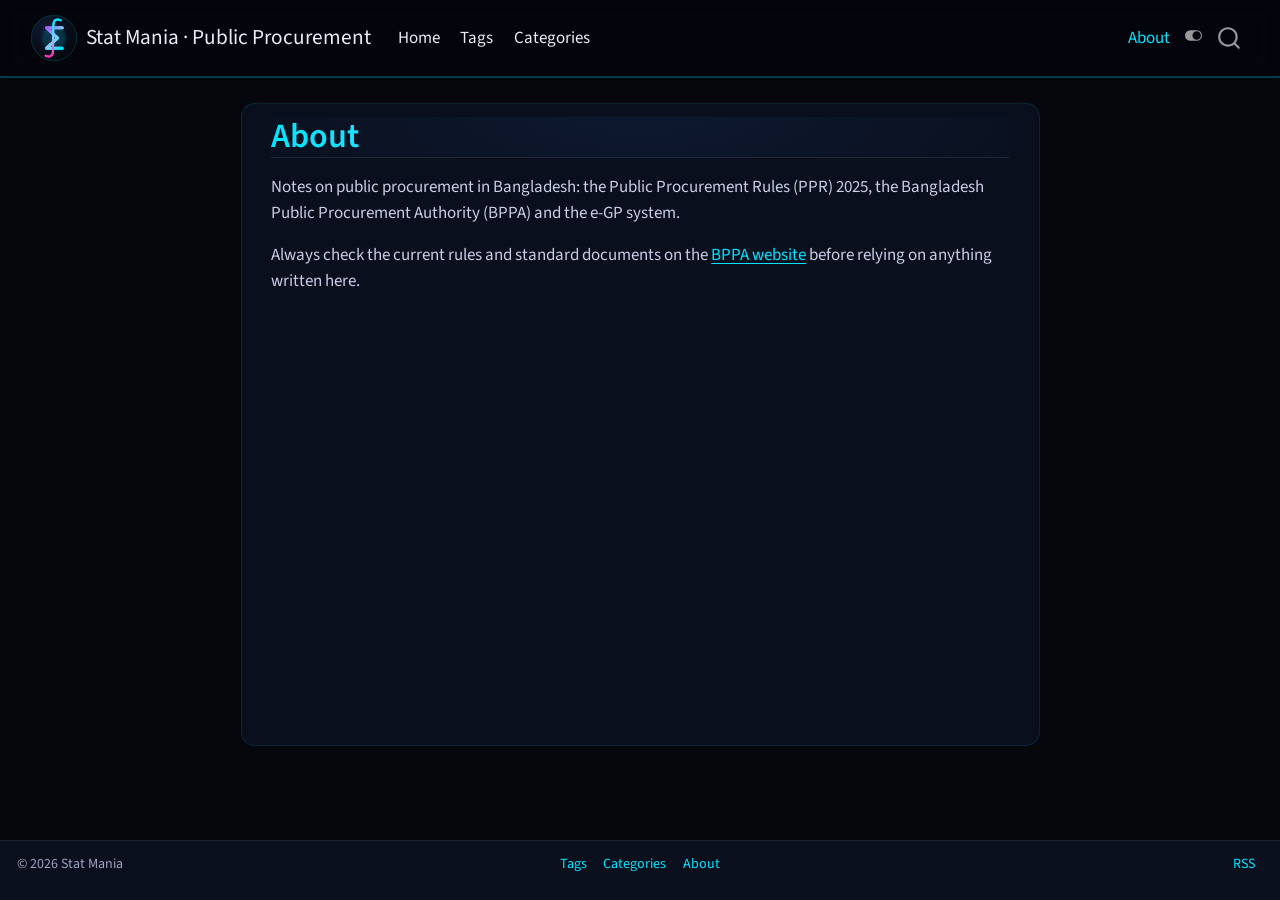
<file: docs/about.html>
<!DOCTYPE html>
<html xmlns="http://www.w3.org/1999/xhtml" lang="en" xml:lang="en"><head>

<meta charset="utf-8">
<meta name="generator" content="quarto-1.9.38">

<meta name="viewport" content="width=device-width, initial-scale=1.0, user-scalable=yes">


<title>About – Stat Mania · Public Procurement</title>
<style>
/* Default styles provided by pandoc.
** See https://pandoc.org/MANUAL.html#variables-for-html for config info.
*/
code{white-space: pre-wrap;}
span.smallcaps{font-variant: small-caps;}
div.columns{display: flex; gap: min(4vw, 1.5em);}
div.column{flex: auto; overflow-x: auto;}
div.hanging-indent{margin-left: 1.5em; text-indent: -1.5em;}
ul.task-list{list-style: none;}
ul.task-list li input[type="checkbox"] {
  width: 0.8em;
  margin: 0 0.8em 0.2em -1em; /* quarto-specific, see https://github.com/quarto-dev/quarto-cli/issues/4556 */ 
  vertical-align: middle;
}
</style>


<script src="site_libs/quarto-nav/quarto-nav.js"></script>
<script src="site_libs/quarto-nav/headroom.min.js"></script>
<script src="site_libs/clipboard/clipboard.min.js"></script>
<script src="site_libs/quarto-search/autocomplete.umd.js"></script>
<script src="site_libs/quarto-search/fuse.min.js"></script>
<script src="site_libs/quarto-search/quarto-search.js"></script>
<meta name="quarto:offset" content="./">
<link href="./img/statmania_logo.svg" rel="icon" type="image/svg+xml">
<script src="site_libs/quarto-html/quarto.js" type="module"></script>
<script src="site_libs/quarto-html/tabsets/tabsets.js" type="module"></script>
<script src="site_libs/quarto-html/popper.min.js"></script>
<script src="site_libs/quarto-html/tippy.umd.min.js"></script>
<script src="site_libs/quarto-html/anchor.min.js"></script>
<link href="site_libs/quarto-html/tippy.css" rel="stylesheet">
<link href="site_libs/quarto-html/quarto-syntax-highlighting-de63f62b328812d8e578a4d74e282472.css" rel="stylesheet" class="quarto-color-scheme" id="quarto-text-highlighting-styles">
<link href="site_libs/quarto-html/quarto-syntax-highlighting-dark-ccafe2c99a4564d55934ca8539ca9f46.css" rel="stylesheet" class="quarto-color-scheme quarto-color-alternate" id="quarto-text-highlighting-styles">
<script src="site_libs/bootstrap/bootstrap.min.js"></script>
<link href="site_libs/bootstrap/bootstrap-icons.css" rel="stylesheet">
<link href="site_libs/bootstrap/bootstrap-b8696a51c095cdbf2ccb16e4a62a2ef3.min.css" rel="stylesheet" append-hash="true" class="quarto-color-scheme" id="quarto-bootstrap" data-mode="light">
<link href="site_libs/bootstrap/bootstrap-dark-de4fa3b7647c5fefd9d59d6b8dfc486f.min.css" rel="stylesheet" append-hash="true" class="quarto-color-scheme quarto-color-alternate" id="quarto-bootstrap" data-mode="dark">
<script id="quarto-search-options" type="application/json">{
  "location": "navbar",
  "copy-button": false,
  "collapse-after": 3,
  "panel-placement": "end",
  "type": "overlay",
  "limit": 50,
  "keyboard-shortcut": [
    "f",
    "/",
    "s"
  ],
  "show-item-context": false,
  "language": {
    "search-no-results-text": "No results",
    "search-matching-documents-text": "matching documents",
    "search-copy-link-title": "Copy link to search",
    "search-hide-matches-text": "Hide additional matches",
    "search-more-match-text": "more match in this document",
    "search-more-matches-text": "more matches in this document",
    "search-clear-button-title": "Clear",
    "search-text-placeholder": "",
    "search-detached-cancel-button-title": "Cancel",
    "search-submit-button-title": "Submit",
    "search-label": "Search"
  }
}</script>


<link rel="stylesheet" href="site_libs/quarto-contrib/quarto-project/blogkit/styles.css">
</head>

<body class="nav-fixed fullcontent quarto-dark"><script id="quarto-html-before-body" type="application/javascript">
    const toggleBodyColorMode = (bsSheetEl) => {
      const mode = bsSheetEl.getAttribute("data-mode");
      const bodyEl = window.document.querySelector("body");
      if (mode === "dark") {
        bodyEl.classList.add("quarto-dark");
        bodyEl.classList.remove("quarto-light");
      } else {
        bodyEl.classList.add("quarto-light");
        bodyEl.classList.remove("quarto-dark");
      }
    }
    const toggleBodyColorPrimary = () => {
      const bsSheetEl = window.document.querySelector("link#quarto-bootstrap:not([rel=disabled-stylesheet])");
      if (bsSheetEl) {
        toggleBodyColorMode(bsSheetEl);
      }
    }
    const setColorSchemeToggle = (alternate) => {
      const toggles = window.document.querySelectorAll('.quarto-color-scheme-toggle');
      for (let i=0; i < toggles.length; i++) {
        const toggle = toggles[i];
        if (toggle) {
          if (alternate) {
            toggle.classList.add("alternate");
          } else {
            toggle.classList.remove("alternate");
          }
        }
      }
    };
    const toggleColorMode = (alternate) => {
      // Switch the stylesheets
      const primaryStylesheets = window.document.querySelectorAll('link.quarto-color-scheme:not(.quarto-color-alternate)');
      const alternateStylesheets = window.document.querySelectorAll('link.quarto-color-scheme.quarto-color-alternate');
      manageTransitions('#quarto-margin-sidebar .nav-link', false);
      if (alternate) {
        // note: dark is layered on light, we don't disable primary!
        enableStylesheet(alternateStylesheets);
        for (const sheetNode of alternateStylesheets) {
          if (sheetNode.id === "quarto-bootstrap") {
            toggleBodyColorMode(sheetNode);
          }
        }
      } else {
        disableStylesheet(alternateStylesheets);
        enableStylesheet(primaryStylesheets)
        toggleBodyColorPrimary();
      }
      manageTransitions('#quarto-margin-sidebar .nav-link', true);
      // Switch the toggles
      setColorSchemeToggle(alternate)
      // Hack to workaround the fact that safari doesn't
      // properly recolor the scrollbar when toggling (#1455)
      if (navigator.userAgent.indexOf('Safari') > 0 && navigator.userAgent.indexOf('Chrome') == -1) {
        manageTransitions("body", false);
        window.scrollTo(0, 1);
        setTimeout(() => {
          window.scrollTo(0, 0);
          manageTransitions("body", true);
        }, 40);
      }
    }
    const disableStylesheet = (stylesheets) => {
      for (let i=0; i < stylesheets.length; i++) {
        const stylesheet = stylesheets[i];
        stylesheet.rel = 'disabled-stylesheet';
      }
    }
    const enableStylesheet = (stylesheets) => {
      for (let i=0; i < stylesheets.length; i++) {
        const stylesheet = stylesheets[i];
        if(stylesheet.rel !== 'stylesheet') { // for Chrome, which will still FOUC without this check
          stylesheet.rel = 'stylesheet';
        }
      }
    }
    const manageTransitions = (selector, allowTransitions) => {
      const els = window.document.querySelectorAll(selector);
      for (let i=0; i < els.length; i++) {
        const el = els[i];
        if (allowTransitions) {
          el.classList.remove('notransition');
        } else {
          el.classList.add('notransition');
        }
      }
    }
    const isFileUrl = () => {
      return window.location.protocol === 'file:';
    }
    const hasAlternateSentinel = () => {
      let styleSentinel = getColorSchemeSentinel();
      if (styleSentinel !== null) {
        return styleSentinel === "alternate";
      } else {
        return false;
      }
    }
    const setStyleSentinel = (alternate) => {
      const value = alternate ? "alternate" : "default";
      if (!isFileUrl()) {
        window.localStorage.setItem("quarto-color-scheme", value);
      } else {
        localAlternateSentinel = value;
      }
    }
    const getColorSchemeSentinel = () => {
      if (!isFileUrl()) {
        const storageValue = window.localStorage.getItem("quarto-color-scheme");
        return storageValue != null ? storageValue : localAlternateSentinel;
      } else {
        return localAlternateSentinel;
      }
    }
    const toggleGiscusIfUsed = (isAlternate, darkModeDefault) => {
      const baseTheme = document.querySelector('#giscus-base-theme')?.value ?? 'light';
      const alternateTheme = document.querySelector('#giscus-alt-theme')?.value ?? 'dark';
      let newTheme = '';
      if(authorPrefersDark) {
        newTheme = isAlternate ? baseTheme : alternateTheme;
      } else {
        newTheme = isAlternate ? alternateTheme : baseTheme;
      }
      const changeGiscusTheme = () => {
        // From: https://github.com/giscus/giscus/issues/336
        const sendMessage = (message) => {
          const iframe = document.querySelector('iframe.giscus-frame');
          if (!iframe) return;
          iframe.contentWindow.postMessage({ giscus: message }, 'https://giscus.app');
        }
        sendMessage({
          setConfig: {
            theme: newTheme
          }
        });
      }
      const isGiscussLoaded = window.document.querySelector('iframe.giscus-frame') !== null;
      if (isGiscussLoaded) {
        changeGiscusTheme();
      }
    };
    const authorPrefersDark = true;
    const darkModeDefault = authorPrefersDark;
    let localAlternateSentinel = darkModeDefault ? 'alternate' : 'default';
    // Dark / light mode switch
    window.quartoToggleColorScheme = () => {
      // Read the current dark / light value
      let toAlternate = !hasAlternateSentinel();
      toggleColorMode(toAlternate);
      setStyleSentinel(toAlternate);
      toggleGiscusIfUsed(toAlternate, darkModeDefault);
      window.dispatchEvent(new Event('resize'));
    };
    // Switch to dark mode if need be
    if (hasAlternateSentinel()) {
      toggleColorMode(true);
    } else {
      toggleColorMode(false);
    }
  </script>

<div id="quarto-search-results"></div>
  <header id="quarto-header" class="headroom fixed-top">
    <nav class="navbar navbar-expand-lg " data-bs-theme="dark">
      <div class="navbar-container container-fluid">
      <div class="navbar-brand-container mx-auto">
    <a href="./index.html" class="navbar-brand navbar-brand-logo">
    <img src="./img/statmania_logo.svg" alt="" class="navbar-logo light-content">
    <img src="./img/statmania_logo.svg" alt="" class="navbar-logo dark-content">
    </a>
    <a class="navbar-brand" href="./index.html">
    <span class="navbar-title">Stat Mania · Public Procurement</span>
    </a>
  </div>
            <div id="quarto-search" class="" title="Search"></div>
          <button class="navbar-toggler" type="button" data-bs-toggle="collapse" data-bs-target="#navbarCollapse" aria-controls="navbarCollapse" role="menu" aria-expanded="false" aria-label="Toggle navigation" onclick="if (window.quartoToggleHeadroom) { window.quartoToggleHeadroom(); }">
  <span class="navbar-toggler-icon"></span>
</button>
          <div class="collapse navbar-collapse" id="navbarCollapse">
            <ul class="navbar-nav navbar-nav-scroll me-auto">
  <li class="nav-item">
    <a class="nav-link" href="./index.html"> 
<span class="menu-text">Home</span></a>
  </li>  
  <li class="nav-item">
    <a class="nav-link" href="./tags.html"> 
<span class="menu-text">Tags</span></a>
  </li>  
  <li class="nav-item">
    <a class="nav-link" href="./categories.html"> 
<span class="menu-text">Categories</span></a>
  </li>  
</ul>
            <ul class="navbar-nav navbar-nav-scroll ms-auto">
  <li class="nav-item">
    <a class="nav-link active" href="./about.html" aria-current="page"> 
<span class="menu-text">About</span></a>
  </li>  
</ul>
          </div> <!-- /navcollapse -->
            <div class="quarto-navbar-tools">
  <a href="" class="quarto-color-scheme-toggle quarto-navigation-tool  px-1" onclick="window.quartoToggleColorScheme(); return false;" title="Toggle dark mode"><i class="bi"></i></a>
</div>
      </div> <!-- /container-fluid -->
    </nav>
</header>
<!-- content -->
<div id="quarto-content" class="quarto-container page-columns page-rows-contents page-layout-article page-navbar">
<!-- sidebar -->
<!-- margin-sidebar -->
    
<!-- main -->
<main class="content" id="quarto-document-content">


<header id="title-block-header" class="quarto-title-block default">
<div class="quarto-title">
<h1 class="title">About</h1>
</div>



<div class="quarto-title-meta">

    
  
    
  </div>
  


</header>


<p>Notes on public procurement in Bangladesh: the Public Procurement Rules (PPR) 2025, the Bangladesh Public Procurement Authority (BPPA) and the e-GP system.</p>
<p>Always check the current rules and standard documents on the <a href="https://www.bppa.gov.bd/">BPPA website</a> before relying on anything written here.</p>



</main> <!-- /main -->
<script>
/* Blog-wide "See hint" / "Reveal code" toggles.
   Markup in a post:
     ::: {.reveal-code}
     ::: {.hint}
     Hint text
     :::

     ```c
     code
     ```
     :::
   Without JavaScript the code and hint simply stay visible. */
(function () {
  function init() {
    document.querySelectorAll('.reveal-code').forEach(function (box, n) {
      var hint = box.querySelector(':scope > .hint');
      var code = box.querySelector(':scope > .code-copy-outer-scaffold, :scope > .sourceCode, :scope > pre');
      if (!code) return;
      var bar = document.createElement('div');
      bar.className = 'rc-bar';
      function button(label, target, shown, hidden) {
        var b = document.createElement('button');
        b.type = 'button';
        b.className = 'rc-btn';
        b.textContent = shown;
        b.setAttribute('aria-expanded', 'false');
        b.setAttribute('aria-controls', target.id);
        b.addEventListener('click', function () {
          var open = target.classList.toggle('rc-open');
          b.textContent = open ? hidden : shown;
          b.setAttribute('aria-expanded', open);
        });
        bar.appendChild(b);
      }
      code.id = code.id || 'rc-code-' + n;
      if (hint) {
        hint.id = hint.id || 'rc-hint-' + n;
        button('hint', hint, 'See hint', 'Hide hint');
      }
      button('code', code, 'Reveal code', 'Hide code');
      box.insertBefore(bar, box.firstChild);
      box.classList.add('rc-ready');
    });
  }
  if (document.readyState === 'loading') document.addEventListener('DOMContentLoaded', init);
  else init();
})();
</script>
<script>
/* Blogkit: load blogkit.js from the site root, whatever the page depth. */
(function () {
  var m = document.querySelector('meta[name="quarto:offset"]');
  var base = m ? m.getAttribute('content') : '';
  if (base === './') base = '';
  var s = document.createElement('script');
  s.src = base + 'blogkit.js';
  s.dataset.base = base;
  document.body.appendChild(s);
})();
</script>
<script id="quarto-html-after-body" type="application/javascript">
  window.document.addEventListener("DOMContentLoaded", function (event) {
    // Ensure there is a toggle, if there isn't float one in the top right
    if (window.document.querySelector('.quarto-color-scheme-toggle') === null) {
      const a = window.document.createElement('a');
      a.classList.add('top-right');
      a.classList.add('quarto-color-scheme-toggle');
      a.href = "";
      a.onclick = function() { try { window.quartoToggleColorScheme(); } catch {} return false; };
      const i = window.document.createElement("i");
      i.classList.add('bi');
      a.appendChild(i);
      window.document.body.appendChild(a);
    }
    setColorSchemeToggle(hasAlternateSentinel())
    const icon = "";
    const anchorJS = new window.AnchorJS();
    anchorJS.options = {
      placement: 'right',
      icon: icon
    };
    anchorJS.add('.anchored');
    const isCodeAnnotation = (el) => {
      for (const clz of el.classList) {
        if (clz.startsWith('code-annotation-')) {                     
          return true;
        }
      }
      return false;
    }
    const onCopySuccess = function(e) {
      // button target
      const button = e.trigger;
      // don't keep focus
      button.blur();
      // flash "checked"
      button.classList.add('code-copy-button-checked');
      var currentTitle = button.getAttribute("title");
      button.setAttribute("title", "Copied!");
      let tooltip;
      if (window.bootstrap) {
        button.setAttribute("data-bs-toggle", "tooltip");
        button.setAttribute("data-bs-placement", "left");
        button.setAttribute("data-bs-title", "Copied!");
        tooltip = new bootstrap.Tooltip(button, 
          { trigger: "manual", 
            customClass: "code-copy-button-tooltip",
            offset: [0, -8]});
        tooltip.show();    
      }
      setTimeout(function() {
        if (tooltip) {
          tooltip.hide();
          button.removeAttribute("data-bs-title");
          button.removeAttribute("data-bs-toggle");
          button.removeAttribute("data-bs-placement");
        }
        button.setAttribute("title", currentTitle);
        button.classList.remove('code-copy-button-checked');
      }, 1000);
      // clear code selection
      e.clearSelection();
    }
    const getTextToCopy = function(trigger) {
      const outerScaffold = trigger.parentElement.cloneNode(true);
      const codeEl = outerScaffold.querySelector('code');
      for (const childEl of codeEl.children) {
        if (isCodeAnnotation(childEl)) {
          childEl.remove();
        }
      }
      return codeEl.innerText;
    }
    const clipboard = new window.ClipboardJS('.code-copy-button:not([data-in-quarto-modal])', {
      text: getTextToCopy
    });
    clipboard.on('success', onCopySuccess);
    if (window.document.getElementById('quarto-embedded-source-code-modal')) {
      const clipboardModal = new window.ClipboardJS('.code-copy-button[data-in-quarto-modal]', {
        text: getTextToCopy,
        container: window.document.getElementById('quarto-embedded-source-code-modal')
      });
      clipboardModal.on('success', onCopySuccess);
    }
      var localhostRegex = new RegExp(/^(?:http|https):\/\/localhost\:?[0-9]*\//);
      var mailtoRegex = new RegExp(/^mailto:/);
        var filterRegex = new RegExp("https:\/\/www\.statmania\.info\/public-procurement\/");
      var isInternal = (href) => {
          return filterRegex.test(href) || localhostRegex.test(href) || mailtoRegex.test(href);
      }
      // Inspect non-navigation links and adorn them if external
     var links = window.document.querySelectorAll('a[href]:not(.nav-link):not(.navbar-brand):not(.toc-action):not(.sidebar-link):not(.sidebar-item-toggle):not(.pagination-link):not(.no-external):not([aria-hidden]):not(.dropdown-item):not(.quarto-navigation-tool):not(.about-link)');
      for (var i=0; i<links.length; i++) {
        const link = links[i];
        if (!isInternal(link.href)) {
          // undo the damage that might have been done by quarto-nav.js in the case of
          // links that we want to consider external
          if (link.dataset.originalHref !== undefined) {
            link.href = link.dataset.originalHref;
          }
        }
      }
    function tippyHover(el, contentFn, onTriggerFn, onUntriggerFn) {
      const config = {
        allowHTML: true,
        maxWidth: 500,
        delay: 100,
        arrow: false,
        appendTo: function(el) {
            return el.parentElement;
        },
        interactive: true,
        interactiveBorder: 10,
        theme: 'quarto',
        placement: 'bottom-start',
      };
      if (contentFn) {
        config.content = contentFn;
      }
      if (onTriggerFn) {
        config.onTrigger = onTriggerFn;
      }
      if (onUntriggerFn) {
        config.onUntrigger = onUntriggerFn;
      }
      window.tippy(el, config); 
    }
    const noterefs = window.document.querySelectorAll('a[role="doc-noteref"]');
    for (var i=0; i<noterefs.length; i++) {
      const ref = noterefs[i];
      tippyHover(ref, function() {
        // use id or data attribute instead here
        let href = ref.getAttribute('data-footnote-href') || ref.getAttribute('href');
        try { href = new URL(href).hash; } catch {}
        const id = href.replace(/^#\/?/, "");
        const note = window.document.getElementById(id);
        if (note) {
          return note.innerHTML;
        } else {
          return "";
        }
      });
    }
    const xrefs = window.document.querySelectorAll('a.quarto-xref');
    const processXRef = (id, note) => {
      // Strip column container classes
      const stripColumnClz = (el) => {
        el.classList.remove("page-full", "page-columns");
        if (el.children) {
          for (const child of el.children) {
            stripColumnClz(child);
          }
        }
      }
      stripColumnClz(note)
      if (id === null || id.startsWith('sec-')) {
        // Special case sections, only their first couple elements
        const container = document.createElement("div");
        if (note.children && note.children.length > 2) {
          container.appendChild(note.children[0].cloneNode(true));
          for (let i = 1; i < note.children.length; i++) {
            const child = note.children[i];
            if (child.tagName === "P" && child.innerText === "") {
              continue;
            } else {
              container.appendChild(child.cloneNode(true));
              break;
            }
          }
          if (window.Quarto?.typesetMath) {
            window.Quarto.typesetMath(container);
          }
          return container.innerHTML
        } else {
          if (window.Quarto?.typesetMath) {
            window.Quarto.typesetMath(note);
          }
          return note.innerHTML;
        }
      } else {
        // Remove any anchor links if they are present
        const anchorLink = note.querySelector('a.anchorjs-link');
        if (anchorLink) {
          anchorLink.remove();
        }
        if (window.Quarto?.typesetMath) {
          window.Quarto.typesetMath(note);
        }
        if (note.classList.contains("callout")) {
          return note.outerHTML;
        } else {
          return note.innerHTML;
        }
      }
    }
    for (var i=0; i<xrefs.length; i++) {
      const xref = xrefs[i];
      tippyHover(xref, undefined, function(instance) {
        instance.disable();
        let url = xref.getAttribute('href');
        let hash = undefined; 
        if (url.startsWith('#')) {
          hash = url;
        } else {
          try { hash = new URL(url).hash; } catch {}
        }
        if (hash) {
          const id = hash.replace(/^#\/?/, "");
          const note = window.document.getElementById(id);
          if (note !== null) {
            try {
              const html = processXRef(id, note.cloneNode(true));
              instance.setContent(html);
            } finally {
              instance.enable();
              instance.show();
            }
          } else {
            // See if we can fetch this
            fetch(url.split('#')[0])
            .then(res => res.text())
            .then(html => {
              const parser = new DOMParser();
              const htmlDoc = parser.parseFromString(html, "text/html");
              const note = htmlDoc.getElementById(id);
              if (note !== null) {
                const html = processXRef(id, note);
                instance.setContent(html);
              } 
            }).finally(() => {
              instance.enable();
              instance.show();
            });
          }
        } else {
          // See if we can fetch a full url (with no hash to target)
          // This is a special case and we should probably do some content thinning / targeting
          fetch(url)
          .then(res => res.text())
          .then(html => {
            const parser = new DOMParser();
            const htmlDoc = parser.parseFromString(html, "text/html");
            const note = htmlDoc.querySelector('main.content');
            if (note !== null) {
              // This should only happen for chapter cross references
              // (since there is no id in the URL)
              // remove the first header
              if (note.children.length > 0 && note.children[0].tagName === "HEADER") {
                note.children[0].remove();
              }
              const html = processXRef(null, note);
              instance.setContent(html);
            } 
          }).finally(() => {
            instance.enable();
            instance.show();
          });
        }
      }, function(instance) {
      });
    }
        let selectedAnnoteEl;
        const selectorForAnnotation = ( cell, annotation) => {
          let cellAttr = 'data-code-cell="' + cell + '"';
          let lineAttr = 'data-code-annotation="' +  annotation + '"';
          const selector = 'span[' + cellAttr + '][' + lineAttr + ']';
          return selector;
        }
        const selectCodeLines = (annoteEl) => {
          const doc = window.document;
          const targetCell = annoteEl.getAttribute("data-target-cell");
          const targetAnnotation = annoteEl.getAttribute("data-target-annotation");
          const annoteSpan = window.document.querySelector(selectorForAnnotation(targetCell, targetAnnotation));
          const lines = annoteSpan.getAttribute("data-code-lines").split(",");
          const lineIds = lines.map((line) => {
            return targetCell + "-" + line;
          })
          let top = null;
          let height = null;
          let parent = null;
          if (lineIds.length > 0) {
              //compute the position of the single el (top and bottom and make a div)
              const el = window.document.getElementById(lineIds[0]);
              top = el.offsetTop;
              height = el.offsetHeight;
              parent = el.parentElement.parentElement;
            if (lineIds.length > 1) {
              const lastEl = window.document.getElementById(lineIds[lineIds.length - 1]);
              const bottom = lastEl.offsetTop + lastEl.offsetHeight;
              height = bottom - top;
            }
            if (top !== null && height !== null && parent !== null) {
              // cook up a div (if necessary) and position it 
              let div = window.document.getElementById("code-annotation-line-highlight");
              if (div === null) {
                div = window.document.createElement("div");
                div.setAttribute("id", "code-annotation-line-highlight");
                div.style.position = 'absolute';
                parent.appendChild(div);
              }
              div.style.top = top - 2 + "px";
              div.style.height = height + 4 + "px";
              div.style.left = 0;
              let gutterDiv = window.document.getElementById("code-annotation-line-highlight-gutter");
              if (gutterDiv === null) {
                gutterDiv = window.document.createElement("div");
                gutterDiv.setAttribute("id", "code-annotation-line-highlight-gutter");
                gutterDiv.style.position = 'absolute';
                const codeCell = window.document.getElementById(targetCell);
                const gutter = codeCell.querySelector('.code-annotation-gutter');
                gutter.appendChild(gutterDiv);
              }
              gutterDiv.style.top = top - 2 + "px";
              gutterDiv.style.height = height + 4 + "px";
            }
            selectedAnnoteEl = annoteEl;
          }
        };
        const unselectCodeLines = () => {
          const elementsIds = ["code-annotation-line-highlight", "code-annotation-line-highlight-gutter"];
          elementsIds.forEach((elId) => {
            const div = window.document.getElementById(elId);
            if (div) {
              div.remove();
            }
          });
          selectedAnnoteEl = undefined;
        };
          // Handle positioning of the toggle
      window.addEventListener(
        "resize",
        throttle(() => {
          elRect = undefined;
          if (selectedAnnoteEl) {
            selectCodeLines(selectedAnnoteEl);
          }
        }, 10)
      );
      function throttle(fn, ms) {
      let throttle = false;
      let timer;
        return (...args) => {
          if(!throttle) { // first call gets through
              fn.apply(this, args);
              throttle = true;
          } else { // all the others get throttled
              if(timer) clearTimeout(timer); // cancel #2
              timer = setTimeout(() => {
                fn.apply(this, args);
                timer = throttle = false;
              }, ms);
          }
        };
      }
        // Attach click handler to the DT
        const annoteDls = window.document.querySelectorAll('dt[data-target-cell]');
        for (const annoteDlNode of annoteDls) {
          annoteDlNode.addEventListener('click', (event) => {
            const clickedEl = event.target;
            if (clickedEl !== selectedAnnoteEl) {
              unselectCodeLines();
              const activeEl = window.document.querySelector('dt[data-target-cell].code-annotation-active');
              if (activeEl) {
                activeEl.classList.remove('code-annotation-active');
              }
              selectCodeLines(clickedEl);
              clickedEl.classList.add('code-annotation-active');
            } else {
              // Unselect the line
              unselectCodeLines();
              clickedEl.classList.remove('code-annotation-active');
            }
          });
        }
    const findCites = (el) => {
      const parentEl = el.parentElement;
      if (parentEl) {
        const cites = parentEl.dataset.cites;
        if (cites) {
          return {
            el,
            cites: cites.split(' ')
          };
        } else {
          return findCites(el.parentElement)
        }
      } else {
        return undefined;
      }
    };
    var bibliorefs = window.document.querySelectorAll('a[role="doc-biblioref"]');
    for (var i=0; i<bibliorefs.length; i++) {
      const ref = bibliorefs[i];
      const citeInfo = findCites(ref);
      if (citeInfo) {
        tippyHover(citeInfo.el, function() {
          var popup = window.document.createElement('div');
          citeInfo.cites.forEach(function(cite) {
            var citeDiv = window.document.createElement('div');
            citeDiv.classList.add('hanging-indent');
            citeDiv.classList.add('csl-entry');
            var biblioDiv = window.document.getElementById('ref-' + cite);
            if (biblioDiv) {
              citeDiv.innerHTML = biblioDiv.innerHTML;
            }
            popup.appendChild(citeDiv);
          });
          return popup.innerHTML;
        });
      }
    }
  });
  </script>
</div> <!-- /content -->
<footer class="footer">
  <div class="nav-footer">
    <div class="nav-footer-left">
<p>© 2026 Stat Mania</p>
</div>   
    <div class="nav-footer-center">
      <ul class="footer-items list-unstyled">
    <li class="nav-item">
    <a class="nav-link" href="./tags.html">
<p>Tags</p>
</a>
  </li>  
    <li class="nav-item">
    <a class="nav-link" href="./categories.html">
<p>Categories</p>
</a>
  </li>  
    <li class="nav-item">
    <a class="nav-link" href="./about.html">
<p>About</p>
</a>
  </li>  
</ul>
    </div>
    <div class="nav-footer-right">
      <ul class="footer-items list-unstyled">
    <li class="nav-item">
    <a class="nav-link" href="./index.xml">
<p>RSS</p>
</a>
  </li>  
</ul>
    </div>
  </div>
</footer>




</body></html>
</file>
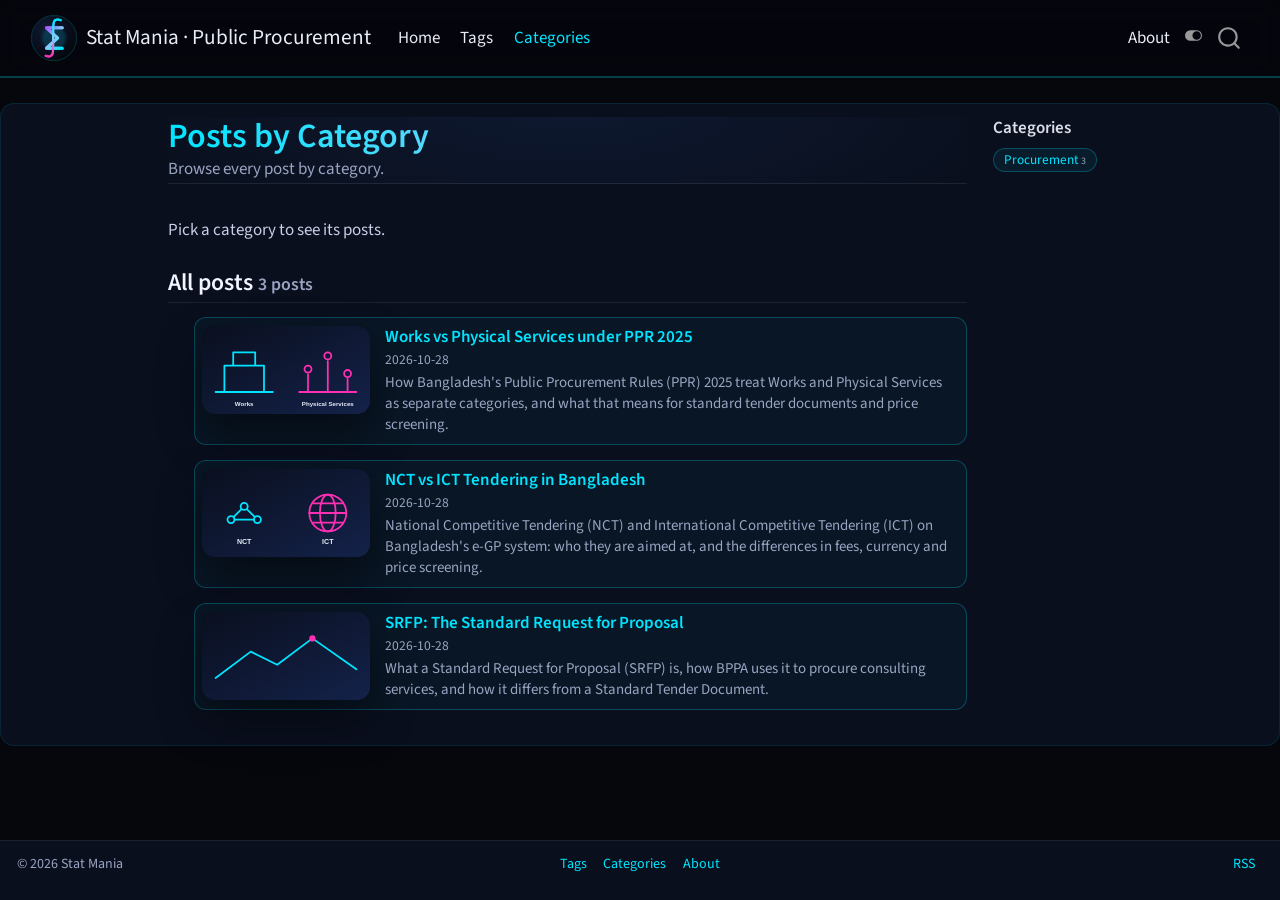
<file: docs/categories.html>
<!DOCTYPE html>
<html xmlns="http://www.w3.org/1999/xhtml" lang="en" xml:lang="en"><head>

<meta charset="utf-8">
<meta name="generator" content="quarto-1.9.38">

<meta name="viewport" content="width=device-width, initial-scale=1.0, user-scalable=yes">

<meta name="description" content="Browse every post by category.">

<title>Posts by Category – Stat Mania · Public Procurement</title>
<style>
/* Default styles provided by pandoc.
** See https://pandoc.org/MANUAL.html#variables-for-html for config info.
*/
code{white-space: pre-wrap;}
span.smallcaps{font-variant: small-caps;}
div.columns{display: flex; gap: min(4vw, 1.5em);}
div.column{flex: auto; overflow-x: auto;}
div.hanging-indent{margin-left: 1.5em; text-indent: -1.5em;}
ul.task-list{list-style: none;}
ul.task-list li input[type="checkbox"] {
  width: 0.8em;
  margin: 0 0.8em 0.2em -1em; /* quarto-specific, see https://github.com/quarto-dev/quarto-cli/issues/4556 */ 
  vertical-align: middle;
}
</style>


<script src="site_libs/quarto-nav/quarto-nav.js"></script>
<script src="site_libs/quarto-nav/headroom.min.js"></script>
<script src="site_libs/clipboard/clipboard.min.js"></script>
<script src="site_libs/quarto-search/autocomplete.umd.js"></script>
<script src="site_libs/quarto-search/fuse.min.js"></script>
<script src="site_libs/quarto-search/quarto-search.js"></script>
<meta name="quarto:offset" content="./">
<link href="./img/statmania_logo.svg" rel="icon" type="image/svg+xml">
<script src="site_libs/quarto-html/quarto.js" type="module"></script>
<script src="site_libs/quarto-html/tabsets/tabsets.js" type="module"></script>
<script src="site_libs/quarto-html/popper.min.js"></script>
<script src="site_libs/quarto-html/tippy.umd.min.js"></script>
<script src="site_libs/quarto-html/anchor.min.js"></script>
<link href="site_libs/quarto-html/tippy.css" rel="stylesheet">
<link href="site_libs/quarto-html/quarto-syntax-highlighting-de63f62b328812d8e578a4d74e282472.css" rel="stylesheet" class="quarto-color-scheme" id="quarto-text-highlighting-styles">
<link href="site_libs/quarto-html/quarto-syntax-highlighting-dark-ccafe2c99a4564d55934ca8539ca9f46.css" rel="stylesheet" class="quarto-color-scheme quarto-color-alternate" id="quarto-text-highlighting-styles">
<script src="site_libs/bootstrap/bootstrap.min.js"></script>
<link href="site_libs/bootstrap/bootstrap-icons.css" rel="stylesheet">
<link href="site_libs/bootstrap/bootstrap-b8696a51c095cdbf2ccb16e4a62a2ef3.min.css" rel="stylesheet" append-hash="true" class="quarto-color-scheme" id="quarto-bootstrap" data-mode="light">
<link href="site_libs/bootstrap/bootstrap-dark-de4fa3b7647c5fefd9d59d6b8dfc486f.min.css" rel="stylesheet" append-hash="true" class="quarto-color-scheme quarto-color-alternate" id="quarto-bootstrap" data-mode="dark">
<script id="quarto-search-options" type="application/json">{
  "location": "navbar",
  "copy-button": false,
  "collapse-after": 3,
  "panel-placement": "end",
  "type": "overlay",
  "limit": 50,
  "keyboard-shortcut": [
    "f",
    "/",
    "s"
  ],
  "show-item-context": false,
  "language": {
    "search-no-results-text": "No results",
    "search-matching-documents-text": "matching documents",
    "search-copy-link-title": "Copy link to search",
    "search-hide-matches-text": "Hide additional matches",
    "search-more-match-text": "more match in this document",
    "search-more-matches-text": "more matches in this document",
    "search-clear-button-title": "Clear",
    "search-text-placeholder": "",
    "search-detached-cancel-button-title": "Cancel",
    "search-submit-button-title": "Submit",
    "search-label": "Search"
  }
}</script>


<link rel="stylesheet" href="site_libs/quarto-contrib/quarto-project/blogkit/styles.css">
</head>

<body class="nav-fixed quarto-dark"><script id="quarto-html-before-body" type="application/javascript">
    const toggleBodyColorMode = (bsSheetEl) => {
      const mode = bsSheetEl.getAttribute("data-mode");
      const bodyEl = window.document.querySelector("body");
      if (mode === "dark") {
        bodyEl.classList.add("quarto-dark");
        bodyEl.classList.remove("quarto-light");
      } else {
        bodyEl.classList.add("quarto-light");
        bodyEl.classList.remove("quarto-dark");
      }
    }
    const toggleBodyColorPrimary = () => {
      const bsSheetEl = window.document.querySelector("link#quarto-bootstrap:not([rel=disabled-stylesheet])");
      if (bsSheetEl) {
        toggleBodyColorMode(bsSheetEl);
      }
    }
    const setColorSchemeToggle = (alternate) => {
      const toggles = window.document.querySelectorAll('.quarto-color-scheme-toggle');
      for (let i=0; i < toggles.length; i++) {
        const toggle = toggles[i];
        if (toggle) {
          if (alternate) {
            toggle.classList.add("alternate");
          } else {
            toggle.classList.remove("alternate");
          }
        }
      }
    };
    const toggleColorMode = (alternate) => {
      // Switch the stylesheets
      const primaryStylesheets = window.document.querySelectorAll('link.quarto-color-scheme:not(.quarto-color-alternate)');
      const alternateStylesheets = window.document.querySelectorAll('link.quarto-color-scheme.quarto-color-alternate');
      manageTransitions('#quarto-margin-sidebar .nav-link', false);
      if (alternate) {
        // note: dark is layered on light, we don't disable primary!
        enableStylesheet(alternateStylesheets);
        for (const sheetNode of alternateStylesheets) {
          if (sheetNode.id === "quarto-bootstrap") {
            toggleBodyColorMode(sheetNode);
          }
        }
      } else {
        disableStylesheet(alternateStylesheets);
        enableStylesheet(primaryStylesheets)
        toggleBodyColorPrimary();
      }
      manageTransitions('#quarto-margin-sidebar .nav-link', true);
      // Switch the toggles
      setColorSchemeToggle(alternate)
      // Hack to workaround the fact that safari doesn't
      // properly recolor the scrollbar when toggling (#1455)
      if (navigator.userAgent.indexOf('Safari') > 0 && navigator.userAgent.indexOf('Chrome') == -1) {
        manageTransitions("body", false);
        window.scrollTo(0, 1);
        setTimeout(() => {
          window.scrollTo(0, 0);
          manageTransitions("body", true);
        }, 40);
      }
    }
    const disableStylesheet = (stylesheets) => {
      for (let i=0; i < stylesheets.length; i++) {
        const stylesheet = stylesheets[i];
        stylesheet.rel = 'disabled-stylesheet';
      }
    }
    const enableStylesheet = (stylesheets) => {
      for (let i=0; i < stylesheets.length; i++) {
        const stylesheet = stylesheets[i];
        if(stylesheet.rel !== 'stylesheet') { // for Chrome, which will still FOUC without this check
          stylesheet.rel = 'stylesheet';
        }
      }
    }
    const manageTransitions = (selector, allowTransitions) => {
      const els = window.document.querySelectorAll(selector);
      for (let i=0; i < els.length; i++) {
        const el = els[i];
        if (allowTransitions) {
          el.classList.remove('notransition');
        } else {
          el.classList.add('notransition');
        }
      }
    }
    const isFileUrl = () => {
      return window.location.protocol === 'file:';
    }
    const hasAlternateSentinel = () => {
      let styleSentinel = getColorSchemeSentinel();
      if (styleSentinel !== null) {
        return styleSentinel === "alternate";
      } else {
        return false;
      }
    }
    const setStyleSentinel = (alternate) => {
      const value = alternate ? "alternate" : "default";
      if (!isFileUrl()) {
        window.localStorage.setItem("quarto-color-scheme", value);
      } else {
        localAlternateSentinel = value;
      }
    }
    const getColorSchemeSentinel = () => {
      if (!isFileUrl()) {
        const storageValue = window.localStorage.getItem("quarto-color-scheme");
        return storageValue != null ? storageValue : localAlternateSentinel;
      } else {
        return localAlternateSentinel;
      }
    }
    const toggleGiscusIfUsed = (isAlternate, darkModeDefault) => {
      const baseTheme = document.querySelector('#giscus-base-theme')?.value ?? 'light';
      const alternateTheme = document.querySelector('#giscus-alt-theme')?.value ?? 'dark';
      let newTheme = '';
      if(authorPrefersDark) {
        newTheme = isAlternate ? baseTheme : alternateTheme;
      } else {
        newTheme = isAlternate ? alternateTheme : baseTheme;
      }
      const changeGiscusTheme = () => {
        // From: https://github.com/giscus/giscus/issues/336
        const sendMessage = (message) => {
          const iframe = document.querySelector('iframe.giscus-frame');
          if (!iframe) return;
          iframe.contentWindow.postMessage({ giscus: message }, 'https://giscus.app');
        }
        sendMessage({
          setConfig: {
            theme: newTheme
          }
        });
      }
      const isGiscussLoaded = window.document.querySelector('iframe.giscus-frame') !== null;
      if (isGiscussLoaded) {
        changeGiscusTheme();
      }
    };
    const authorPrefersDark = true;
    const darkModeDefault = authorPrefersDark;
    let localAlternateSentinel = darkModeDefault ? 'alternate' : 'default';
    // Dark / light mode switch
    window.quartoToggleColorScheme = () => {
      // Read the current dark / light value
      let toAlternate = !hasAlternateSentinel();
      toggleColorMode(toAlternate);
      setStyleSentinel(toAlternate);
      toggleGiscusIfUsed(toAlternate, darkModeDefault);
      window.dispatchEvent(new Event('resize'));
    };
    // Switch to dark mode if need be
    if (hasAlternateSentinel()) {
      toggleColorMode(true);
    } else {
      toggleColorMode(false);
    }
  </script>

<div id="quarto-search-results"></div>
  <header id="quarto-header" class="headroom fixed-top">
    <nav class="navbar navbar-expand-lg " data-bs-theme="dark">
      <div class="navbar-container container-fluid">
      <div class="navbar-brand-container mx-auto">
    <a href="./index.html" class="navbar-brand navbar-brand-logo">
    <img src="./img/statmania_logo.svg" alt="" class="navbar-logo light-content">
    <img src="./img/statmania_logo.svg" alt="" class="navbar-logo dark-content">
    </a>
    <a class="navbar-brand" href="./index.html">
    <span class="navbar-title">Stat Mania · Public Procurement</span>
    </a>
  </div>
            <div id="quarto-search" class="" title="Search"></div>
          <button class="navbar-toggler" type="button" data-bs-toggle="collapse" data-bs-target="#navbarCollapse" aria-controls="navbarCollapse" role="menu" aria-expanded="false" aria-label="Toggle navigation" onclick="if (window.quartoToggleHeadroom) { window.quartoToggleHeadroom(); }">
  <span class="navbar-toggler-icon"></span>
</button>
          <div class="collapse navbar-collapse" id="navbarCollapse">
            <ul class="navbar-nav navbar-nav-scroll me-auto">
  <li class="nav-item">
    <a class="nav-link" href="./index.html"> 
<span class="menu-text">Home</span></a>
  </li>  
  <li class="nav-item">
    <a class="nav-link" href="./tags.html"> 
<span class="menu-text">Tags</span></a>
  </li>  
  <li class="nav-item">
    <a class="nav-link active" href="./categories.html" aria-current="page"> 
<span class="menu-text">Categories</span></a>
  </li>  
</ul>
            <ul class="navbar-nav navbar-nav-scroll ms-auto">
  <li class="nav-item">
    <a class="nav-link" href="./about.html"> 
<span class="menu-text">About</span></a>
  </li>  
</ul>
          </div> <!-- /navcollapse -->
            <div class="quarto-navbar-tools">
  <a href="" class="quarto-color-scheme-toggle quarto-navigation-tool  px-1" onclick="window.quartoToggleColorScheme(); return false;" title="Toggle dark mode"><i class="bi"></i></a>
</div>
      </div> <!-- /container-fluid -->
    </nav>
</header>
<!-- content -->
<div id="quarto-content" class="quarto-container page-columns page-rows-contents page-layout-article page-navbar">
<!-- sidebar -->
<!-- margin-sidebar -->
    <div id="quarto-margin-sidebar" class="sidebar margin-sidebar zindex-bottom">
    </div>
<!-- main -->
<main class="content page-columns page-full" id="quarto-document-content">


<header id="title-block-header" class="quarto-title-block default">
<div class="quarto-title">
<h1 class="title">Posts by Category</h1>
</div>

<div>
  <div class="description">
    Browse every post by category.
  </div>
</div>


<div class="quarto-title-meta">

    
  
    
  </div>
  


</header>



<div class="no-row-height column-margin column-container"><div class="">
<div id="bk-cats-side" class="bk-widget bk-tags bk-tags-side"></div>
</div></div><div id="bk-cats-page"></div>



</main> <!-- /main -->
<script>
/* Blog-wide "See hint" / "Reveal code" toggles.
   Markup in a post:
     ::: {.reveal-code}
     ::: {.hint}
     Hint text
     :::

     ```c
     code
     ```
     :::
   Without JavaScript the code and hint simply stay visible. */
(function () {
  function init() {
    document.querySelectorAll('.reveal-code').forEach(function (box, n) {
      var hint = box.querySelector(':scope > .hint');
      var code = box.querySelector(':scope > .code-copy-outer-scaffold, :scope > .sourceCode, :scope > pre');
      if (!code) return;
      var bar = document.createElement('div');
      bar.className = 'rc-bar';
      function button(label, target, shown, hidden) {
        var b = document.createElement('button');
        b.type = 'button';
        b.className = 'rc-btn';
        b.textContent = shown;
        b.setAttribute('aria-expanded', 'false');
        b.setAttribute('aria-controls', target.id);
        b.addEventListener('click', function () {
          var open = target.classList.toggle('rc-open');
          b.textContent = open ? hidden : shown;
          b.setAttribute('aria-expanded', open);
        });
        bar.appendChild(b);
      }
      code.id = code.id || 'rc-code-' + n;
      if (hint) {
        hint.id = hint.id || 'rc-hint-' + n;
        button('hint', hint, 'See hint', 'Hide hint');
      }
      button('code', code, 'Reveal code', 'Hide code');
      box.insertBefore(bar, box.firstChild);
      box.classList.add('rc-ready');
    });
  }
  if (document.readyState === 'loading') document.addEventListener('DOMContentLoaded', init);
  else init();
})();
</script>
<script>
/* Blogkit: load blogkit.js from the site root, whatever the page depth. */
(function () {
  var m = document.querySelector('meta[name="quarto:offset"]');
  var base = m ? m.getAttribute('content') : '';
  if (base === './') base = '';
  var s = document.createElement('script');
  s.src = base + 'blogkit.js';
  s.dataset.base = base;
  document.body.appendChild(s);
})();
</script>
<script id="quarto-html-after-body" type="application/javascript">
  window.document.addEventListener("DOMContentLoaded", function (event) {
    // Ensure there is a toggle, if there isn't float one in the top right
    if (window.document.querySelector('.quarto-color-scheme-toggle') === null) {
      const a = window.document.createElement('a');
      a.classList.add('top-right');
      a.classList.add('quarto-color-scheme-toggle');
      a.href = "";
      a.onclick = function() { try { window.quartoToggleColorScheme(); } catch {} return false; };
      const i = window.document.createElement("i");
      i.classList.add('bi');
      a.appendChild(i);
      window.document.body.appendChild(a);
    }
    setColorSchemeToggle(hasAlternateSentinel())
    const icon = "";
    const anchorJS = new window.AnchorJS();
    anchorJS.options = {
      placement: 'right',
      icon: icon
    };
    anchorJS.add('.anchored');
    const isCodeAnnotation = (el) => {
      for (const clz of el.classList) {
        if (clz.startsWith('code-annotation-')) {                     
          return true;
        }
      }
      return false;
    }
    const onCopySuccess = function(e) {
      // button target
      const button = e.trigger;
      // don't keep focus
      button.blur();
      // flash "checked"
      button.classList.add('code-copy-button-checked');
      var currentTitle = button.getAttribute("title");
      button.setAttribute("title", "Copied!");
      let tooltip;
      if (window.bootstrap) {
        button.setAttribute("data-bs-toggle", "tooltip");
        button.setAttribute("data-bs-placement", "left");
        button.setAttribute("data-bs-title", "Copied!");
        tooltip = new bootstrap.Tooltip(button, 
          { trigger: "manual", 
            customClass: "code-copy-button-tooltip",
            offset: [0, -8]});
        tooltip.show();    
      }
      setTimeout(function() {
        if (tooltip) {
          tooltip.hide();
          button.removeAttribute("data-bs-title");
          button.removeAttribute("data-bs-toggle");
          button.removeAttribute("data-bs-placement");
        }
        button.setAttribute("title", currentTitle);
        button.classList.remove('code-copy-button-checked');
      }, 1000);
      // clear code selection
      e.clearSelection();
    }
    const getTextToCopy = function(trigger) {
      const outerScaffold = trigger.parentElement.cloneNode(true);
      const codeEl = outerScaffold.querySelector('code');
      for (const childEl of codeEl.children) {
        if (isCodeAnnotation(childEl)) {
          childEl.remove();
        }
      }
      return codeEl.innerText;
    }
    const clipboard = new window.ClipboardJS('.code-copy-button:not([data-in-quarto-modal])', {
      text: getTextToCopy
    });
    clipboard.on('success', onCopySuccess);
    if (window.document.getElementById('quarto-embedded-source-code-modal')) {
      const clipboardModal = new window.ClipboardJS('.code-copy-button[data-in-quarto-modal]', {
        text: getTextToCopy,
        container: window.document.getElementById('quarto-embedded-source-code-modal')
      });
      clipboardModal.on('success', onCopySuccess);
    }
      var localhostRegex = new RegExp(/^(?:http|https):\/\/localhost\:?[0-9]*\//);
      var mailtoRegex = new RegExp(/^mailto:/);
        var filterRegex = new RegExp("https:\/\/www\.statmania\.info\/public-procurement\/");
      var isInternal = (href) => {
          return filterRegex.test(href) || localhostRegex.test(href) || mailtoRegex.test(href);
      }
      // Inspect non-navigation links and adorn them if external
     var links = window.document.querySelectorAll('a[href]:not(.nav-link):not(.navbar-brand):not(.toc-action):not(.sidebar-link):not(.sidebar-item-toggle):not(.pagination-link):not(.no-external):not([aria-hidden]):not(.dropdown-item):not(.quarto-navigation-tool):not(.about-link)');
      for (var i=0; i<links.length; i++) {
        const link = links[i];
        if (!isInternal(link.href)) {
          // undo the damage that might have been done by quarto-nav.js in the case of
          // links that we want to consider external
          if (link.dataset.originalHref !== undefined) {
            link.href = link.dataset.originalHref;
          }
        }
      }
    function tippyHover(el, contentFn, onTriggerFn, onUntriggerFn) {
      const config = {
        allowHTML: true,
        maxWidth: 500,
        delay: 100,
        arrow: false,
        appendTo: function(el) {
            return el.parentElement;
        },
        interactive: true,
        interactiveBorder: 10,
        theme: 'quarto',
        placement: 'bottom-start',
      };
      if (contentFn) {
        config.content = contentFn;
      }
      if (onTriggerFn) {
        config.onTrigger = onTriggerFn;
      }
      if (onUntriggerFn) {
        config.onUntrigger = onUntriggerFn;
      }
      window.tippy(el, config); 
    }
    const noterefs = window.document.querySelectorAll('a[role="doc-noteref"]');
    for (var i=0; i<noterefs.length; i++) {
      const ref = noterefs[i];
      tippyHover(ref, function() {
        // use id or data attribute instead here
        let href = ref.getAttribute('data-footnote-href') || ref.getAttribute('href');
        try { href = new URL(href).hash; } catch {}
        const id = href.replace(/^#\/?/, "");
        const note = window.document.getElementById(id);
        if (note) {
          return note.innerHTML;
        } else {
          return "";
        }
      });
    }
    const xrefs = window.document.querySelectorAll('a.quarto-xref');
    const processXRef = (id, note) => {
      // Strip column container classes
      const stripColumnClz = (el) => {
        el.classList.remove("page-full", "page-columns");
        if (el.children) {
          for (const child of el.children) {
            stripColumnClz(child);
          }
        }
      }
      stripColumnClz(note)
      if (id === null || id.startsWith('sec-')) {
        // Special case sections, only their first couple elements
        const container = document.createElement("div");
        if (note.children && note.children.length > 2) {
          container.appendChild(note.children[0].cloneNode(true));
          for (let i = 1; i < note.children.length; i++) {
            const child = note.children[i];
            if (child.tagName === "P" && child.innerText === "") {
              continue;
            } else {
              container.appendChild(child.cloneNode(true));
              break;
            }
          }
          if (window.Quarto?.typesetMath) {
            window.Quarto.typesetMath(container);
          }
          return container.innerHTML
        } else {
          if (window.Quarto?.typesetMath) {
            window.Quarto.typesetMath(note);
          }
          return note.innerHTML;
        }
      } else {
        // Remove any anchor links if they are present
        const anchorLink = note.querySelector('a.anchorjs-link');
        if (anchorLink) {
          anchorLink.remove();
        }
        if (window.Quarto?.typesetMath) {
          window.Quarto.typesetMath(note);
        }
        if (note.classList.contains("callout")) {
          return note.outerHTML;
        } else {
          return note.innerHTML;
        }
      }
    }
    for (var i=0; i<xrefs.length; i++) {
      const xref = xrefs[i];
      tippyHover(xref, undefined, function(instance) {
        instance.disable();
        let url = xref.getAttribute('href');
        let hash = undefined; 
        if (url.startsWith('#')) {
          hash = url;
        } else {
          try { hash = new URL(url).hash; } catch {}
        }
        if (hash) {
          const id = hash.replace(/^#\/?/, "");
          const note = window.document.getElementById(id);
          if (note !== null) {
            try {
              const html = processXRef(id, note.cloneNode(true));
              instance.setContent(html);
            } finally {
              instance.enable();
              instance.show();
            }
          } else {
            // See if we can fetch this
            fetch(url.split('#')[0])
            .then(res => res.text())
            .then(html => {
              const parser = new DOMParser();
              const htmlDoc = parser.parseFromString(html, "text/html");
              const note = htmlDoc.getElementById(id);
              if (note !== null) {
                const html = processXRef(id, note);
                instance.setContent(html);
              } 
            }).finally(() => {
              instance.enable();
              instance.show();
            });
          }
        } else {
          // See if we can fetch a full url (with no hash to target)
          // This is a special case and we should probably do some content thinning / targeting
          fetch(url)
          .then(res => res.text())
          .then(html => {
            const parser = new DOMParser();
            const htmlDoc = parser.parseFromString(html, "text/html");
            const note = htmlDoc.querySelector('main.content');
            if (note !== null) {
              // This should only happen for chapter cross references
              // (since there is no id in the URL)
              // remove the first header
              if (note.children.length > 0 && note.children[0].tagName === "HEADER") {
                note.children[0].remove();
              }
              const html = processXRef(null, note);
              instance.setContent(html);
            } 
          }).finally(() => {
            instance.enable();
            instance.show();
          });
        }
      }, function(instance) {
      });
    }
        let selectedAnnoteEl;
        const selectorForAnnotation = ( cell, annotation) => {
          let cellAttr = 'data-code-cell="' + cell + '"';
          let lineAttr = 'data-code-annotation="' +  annotation + '"';
          const selector = 'span[' + cellAttr + '][' + lineAttr + ']';
          return selector;
        }
        const selectCodeLines = (annoteEl) => {
          const doc = window.document;
          const targetCell = annoteEl.getAttribute("data-target-cell");
          const targetAnnotation = annoteEl.getAttribute("data-target-annotation");
          const annoteSpan = window.document.querySelector(selectorForAnnotation(targetCell, targetAnnotation));
          const lines = annoteSpan.getAttribute("data-code-lines").split(",");
          const lineIds = lines.map((line) => {
            return targetCell + "-" + line;
          })
          let top = null;
          let height = null;
          let parent = null;
          if (lineIds.length > 0) {
              //compute the position of the single el (top and bottom and make a div)
              const el = window.document.getElementById(lineIds[0]);
              top = el.offsetTop;
              height = el.offsetHeight;
              parent = el.parentElement.parentElement;
            if (lineIds.length > 1) {
              const lastEl = window.document.getElementById(lineIds[lineIds.length - 1]);
              const bottom = lastEl.offsetTop + lastEl.offsetHeight;
              height = bottom - top;
            }
            if (top !== null && height !== null && parent !== null) {
              // cook up a div (if necessary) and position it 
              let div = window.document.getElementById("code-annotation-line-highlight");
              if (div === null) {
                div = window.document.createElement("div");
                div.setAttribute("id", "code-annotation-line-highlight");
                div.style.position = 'absolute';
                parent.appendChild(div);
              }
              div.style.top = top - 2 + "px";
              div.style.height = height + 4 + "px";
              div.style.left = 0;
              let gutterDiv = window.document.getElementById("code-annotation-line-highlight-gutter");
              if (gutterDiv === null) {
                gutterDiv = window.document.createElement("div");
                gutterDiv.setAttribute("id", "code-annotation-line-highlight-gutter");
                gutterDiv.style.position = 'absolute';
                const codeCell = window.document.getElementById(targetCell);
                const gutter = codeCell.querySelector('.code-annotation-gutter');
                gutter.appendChild(gutterDiv);
              }
              gutterDiv.style.top = top - 2 + "px";
              gutterDiv.style.height = height + 4 + "px";
            }
            selectedAnnoteEl = annoteEl;
          }
        };
        const unselectCodeLines = () => {
          const elementsIds = ["code-annotation-line-highlight", "code-annotation-line-highlight-gutter"];
          elementsIds.forEach((elId) => {
            const div = window.document.getElementById(elId);
            if (div) {
              div.remove();
            }
          });
          selectedAnnoteEl = undefined;
        };
          // Handle positioning of the toggle
      window.addEventListener(
        "resize",
        throttle(() => {
          elRect = undefined;
          if (selectedAnnoteEl) {
            selectCodeLines(selectedAnnoteEl);
          }
        }, 10)
      );
      function throttle(fn, ms) {
      let throttle = false;
      let timer;
        return (...args) => {
          if(!throttle) { // first call gets through
              fn.apply(this, args);
              throttle = true;
          } else { // all the others get throttled
              if(timer) clearTimeout(timer); // cancel #2
              timer = setTimeout(() => {
                fn.apply(this, args);
                timer = throttle = false;
              }, ms);
          }
        };
      }
        // Attach click handler to the DT
        const annoteDls = window.document.querySelectorAll('dt[data-target-cell]');
        for (const annoteDlNode of annoteDls) {
          annoteDlNode.addEventListener('click', (event) => {
            const clickedEl = event.target;
            if (clickedEl !== selectedAnnoteEl) {
              unselectCodeLines();
              const activeEl = window.document.querySelector('dt[data-target-cell].code-annotation-active');
              if (activeEl) {
                activeEl.classList.remove('code-annotation-active');
              }
              selectCodeLines(clickedEl);
              clickedEl.classList.add('code-annotation-active');
            } else {
              // Unselect the line
              unselectCodeLines();
              clickedEl.classList.remove('code-annotation-active');
            }
          });
        }
    const findCites = (el) => {
      const parentEl = el.parentElement;
      if (parentEl) {
        const cites = parentEl.dataset.cites;
        if (cites) {
          return {
            el,
            cites: cites.split(' ')
          };
        } else {
          return findCites(el.parentElement)
        }
      } else {
        return undefined;
      }
    };
    var bibliorefs = window.document.querySelectorAll('a[role="doc-biblioref"]');
    for (var i=0; i<bibliorefs.length; i++) {
      const ref = bibliorefs[i];
      const citeInfo = findCites(ref);
      if (citeInfo) {
        tippyHover(citeInfo.el, function() {
          var popup = window.document.createElement('div');
          citeInfo.cites.forEach(function(cite) {
            var citeDiv = window.document.createElement('div');
            citeDiv.classList.add('hanging-indent');
            citeDiv.classList.add('csl-entry');
            var biblioDiv = window.document.getElementById('ref-' + cite);
            if (biblioDiv) {
              citeDiv.innerHTML = biblioDiv.innerHTML;
            }
            popup.appendChild(citeDiv);
          });
          return popup.innerHTML;
        });
      }
    }
  });
  </script>
</div> <!-- /content -->
<footer class="footer">
  <div class="nav-footer">
    <div class="nav-footer-left">
<p>© 2026 Stat Mania</p>
</div>   
    <div class="nav-footer-center">
      <ul class="footer-items list-unstyled">
    <li class="nav-item">
    <a class="nav-link" href="./tags.html">
<p>Tags</p>
</a>
  </li>  
    <li class="nav-item">
    <a class="nav-link" href="./categories.html">
<p>Categories</p>
</a>
  </li>  
    <li class="nav-item">
    <a class="nav-link" href="./about.html">
<p>About</p>
</a>
  </li>  
</ul>
    </div>
    <div class="nav-footer-right">
      <ul class="footer-items list-unstyled">
    <li class="nav-item">
    <a class="nav-link" href="./index.xml">
<p>RSS</p>
</a>
  </li>  
</ul>
    </div>
  </div>
</footer>




</body></html>
</file>
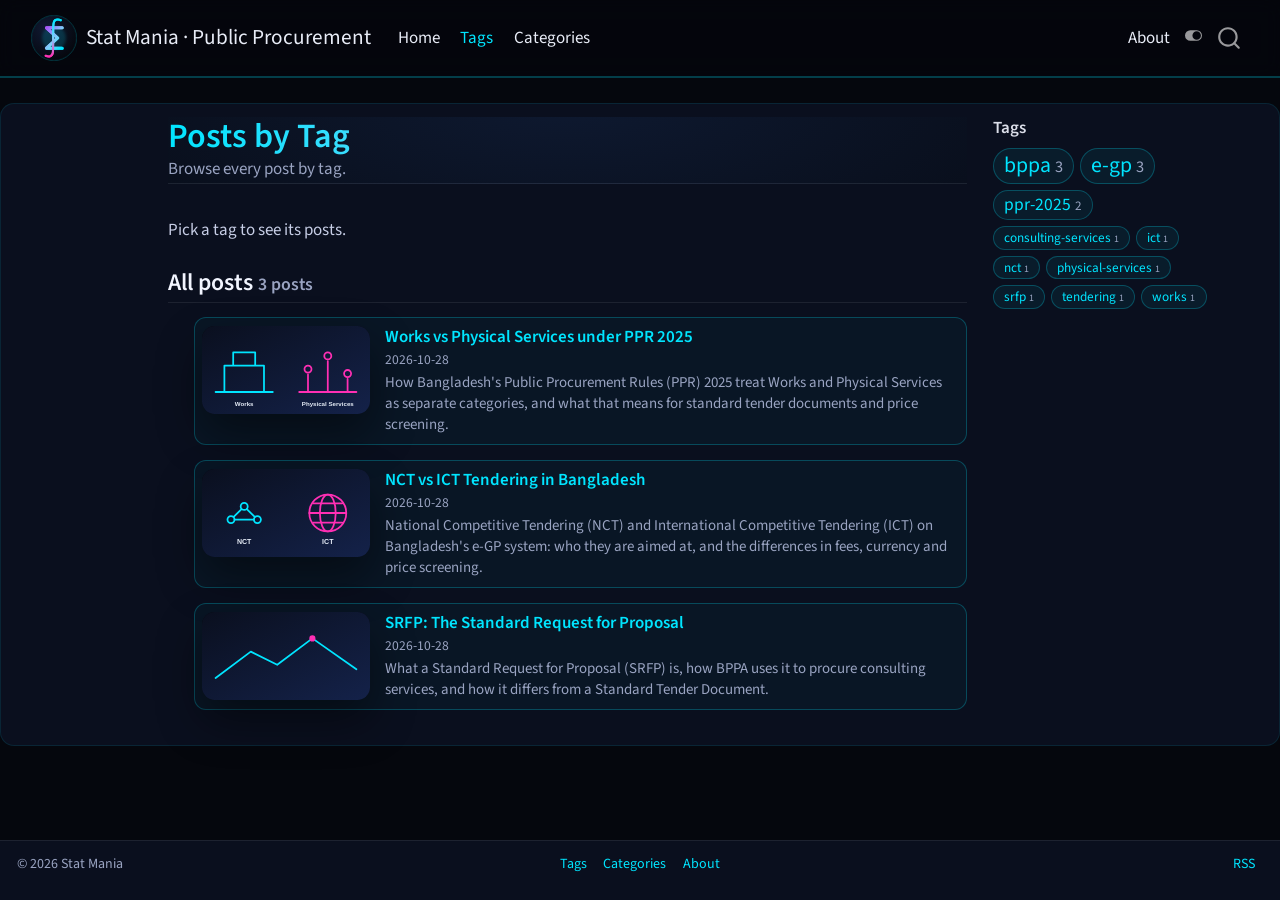
<file: docs/tags.html>
<!DOCTYPE html>
<html xmlns="http://www.w3.org/1999/xhtml" lang="en" xml:lang="en"><head>

<meta charset="utf-8">
<meta name="generator" content="quarto-1.9.38">

<meta name="viewport" content="width=device-width, initial-scale=1.0, user-scalable=yes">

<meta name="description" content="Browse every post by tag.">

<title>Posts by Tag – Stat Mania · Public Procurement</title>
<style>
/* Default styles provided by pandoc.
** See https://pandoc.org/MANUAL.html#variables-for-html for config info.
*/
code{white-space: pre-wrap;}
span.smallcaps{font-variant: small-caps;}
div.columns{display: flex; gap: min(4vw, 1.5em);}
div.column{flex: auto; overflow-x: auto;}
div.hanging-indent{margin-left: 1.5em; text-indent: -1.5em;}
ul.task-list{list-style: none;}
ul.task-list li input[type="checkbox"] {
  width: 0.8em;
  margin: 0 0.8em 0.2em -1em; /* quarto-specific, see https://github.com/quarto-dev/quarto-cli/issues/4556 */ 
  vertical-align: middle;
}
</style>


<script src="site_libs/quarto-nav/quarto-nav.js"></script>
<script src="site_libs/quarto-nav/headroom.min.js"></script>
<script src="site_libs/clipboard/clipboard.min.js"></script>
<script src="site_libs/quarto-search/autocomplete.umd.js"></script>
<script src="site_libs/quarto-search/fuse.min.js"></script>
<script src="site_libs/quarto-search/quarto-search.js"></script>
<meta name="quarto:offset" content="./">
<link href="./img/statmania_logo.svg" rel="icon" type="image/svg+xml">
<script src="site_libs/quarto-html/quarto.js" type="module"></script>
<script src="site_libs/quarto-html/tabsets/tabsets.js" type="module"></script>
<script src="site_libs/quarto-html/popper.min.js"></script>
<script src="site_libs/quarto-html/tippy.umd.min.js"></script>
<script src="site_libs/quarto-html/anchor.min.js"></script>
<link href="site_libs/quarto-html/tippy.css" rel="stylesheet">
<link href="site_libs/quarto-html/quarto-syntax-highlighting-de63f62b328812d8e578a4d74e282472.css" rel="stylesheet" class="quarto-color-scheme" id="quarto-text-highlighting-styles">
<link href="site_libs/quarto-html/quarto-syntax-highlighting-dark-ccafe2c99a4564d55934ca8539ca9f46.css" rel="stylesheet" class="quarto-color-scheme quarto-color-alternate" id="quarto-text-highlighting-styles">
<script src="site_libs/bootstrap/bootstrap.min.js"></script>
<link href="site_libs/bootstrap/bootstrap-icons.css" rel="stylesheet">
<link href="site_libs/bootstrap/bootstrap-b8696a51c095cdbf2ccb16e4a62a2ef3.min.css" rel="stylesheet" append-hash="true" class="quarto-color-scheme" id="quarto-bootstrap" data-mode="light">
<link href="site_libs/bootstrap/bootstrap-dark-de4fa3b7647c5fefd9d59d6b8dfc486f.min.css" rel="stylesheet" append-hash="true" class="quarto-color-scheme quarto-color-alternate" id="quarto-bootstrap" data-mode="dark">
<script id="quarto-search-options" type="application/json">{
  "location": "navbar",
  "copy-button": false,
  "collapse-after": 3,
  "panel-placement": "end",
  "type": "overlay",
  "limit": 50,
  "keyboard-shortcut": [
    "f",
    "/",
    "s"
  ],
  "show-item-context": false,
  "language": {
    "search-no-results-text": "No results",
    "search-matching-documents-text": "matching documents",
    "search-copy-link-title": "Copy link to search",
    "search-hide-matches-text": "Hide additional matches",
    "search-more-match-text": "more match in this document",
    "search-more-matches-text": "more matches in this document",
    "search-clear-button-title": "Clear",
    "search-text-placeholder": "",
    "search-detached-cancel-button-title": "Cancel",
    "search-submit-button-title": "Submit",
    "search-label": "Search"
  }
}</script>


<link rel="stylesheet" href="site_libs/quarto-contrib/quarto-project/blogkit/styles.css">
</head>

<body class="nav-fixed quarto-dark"><script id="quarto-html-before-body" type="application/javascript">
    const toggleBodyColorMode = (bsSheetEl) => {
      const mode = bsSheetEl.getAttribute("data-mode");
      const bodyEl = window.document.querySelector("body");
      if (mode === "dark") {
        bodyEl.classList.add("quarto-dark");
        bodyEl.classList.remove("quarto-light");
      } else {
        bodyEl.classList.add("quarto-light");
        bodyEl.classList.remove("quarto-dark");
      }
    }
    const toggleBodyColorPrimary = () => {
      const bsSheetEl = window.document.querySelector("link#quarto-bootstrap:not([rel=disabled-stylesheet])");
      if (bsSheetEl) {
        toggleBodyColorMode(bsSheetEl);
      }
    }
    const setColorSchemeToggle = (alternate) => {
      const toggles = window.document.querySelectorAll('.quarto-color-scheme-toggle');
      for (let i=0; i < toggles.length; i++) {
        const toggle = toggles[i];
        if (toggle) {
          if (alternate) {
            toggle.classList.add("alternate");
          } else {
            toggle.classList.remove("alternate");
          }
        }
      }
    };
    const toggleColorMode = (alternate) => {
      // Switch the stylesheets
      const primaryStylesheets = window.document.querySelectorAll('link.quarto-color-scheme:not(.quarto-color-alternate)');
      const alternateStylesheets = window.document.querySelectorAll('link.quarto-color-scheme.quarto-color-alternate');
      manageTransitions('#quarto-margin-sidebar .nav-link', false);
      if (alternate) {
        // note: dark is layered on light, we don't disable primary!
        enableStylesheet(alternateStylesheets);
        for (const sheetNode of alternateStylesheets) {
          if (sheetNode.id === "quarto-bootstrap") {
            toggleBodyColorMode(sheetNode);
          }
        }
      } else {
        disableStylesheet(alternateStylesheets);
        enableStylesheet(primaryStylesheets)
        toggleBodyColorPrimary();
      }
      manageTransitions('#quarto-margin-sidebar .nav-link', true);
      // Switch the toggles
      setColorSchemeToggle(alternate)
      // Hack to workaround the fact that safari doesn't
      // properly recolor the scrollbar when toggling (#1455)
      if (navigator.userAgent.indexOf('Safari') > 0 && navigator.userAgent.indexOf('Chrome') == -1) {
        manageTransitions("body", false);
        window.scrollTo(0, 1);
        setTimeout(() => {
          window.scrollTo(0, 0);
          manageTransitions("body", true);
        }, 40);
      }
    }
    const disableStylesheet = (stylesheets) => {
      for (let i=0; i < stylesheets.length; i++) {
        const stylesheet = stylesheets[i];
        stylesheet.rel = 'disabled-stylesheet';
      }
    }
    const enableStylesheet = (stylesheets) => {
      for (let i=0; i < stylesheets.length; i++) {
        const stylesheet = stylesheets[i];
        if(stylesheet.rel !== 'stylesheet') { // for Chrome, which will still FOUC without this check
          stylesheet.rel = 'stylesheet';
        }
      }
    }
    const manageTransitions = (selector, allowTransitions) => {
      const els = window.document.querySelectorAll(selector);
      for (let i=0; i < els.length; i++) {
        const el = els[i];
        if (allowTransitions) {
          el.classList.remove('notransition');
        } else {
          el.classList.add('notransition');
        }
      }
    }
    const isFileUrl = () => {
      return window.location.protocol === 'file:';
    }
    const hasAlternateSentinel = () => {
      let styleSentinel = getColorSchemeSentinel();
      if (styleSentinel !== null) {
        return styleSentinel === "alternate";
      } else {
        return false;
      }
    }
    const setStyleSentinel = (alternate) => {
      const value = alternate ? "alternate" : "default";
      if (!isFileUrl()) {
        window.localStorage.setItem("quarto-color-scheme", value);
      } else {
        localAlternateSentinel = value;
      }
    }
    const getColorSchemeSentinel = () => {
      if (!isFileUrl()) {
        const storageValue = window.localStorage.getItem("quarto-color-scheme");
        return storageValue != null ? storageValue : localAlternateSentinel;
      } else {
        return localAlternateSentinel;
      }
    }
    const toggleGiscusIfUsed = (isAlternate, darkModeDefault) => {
      const baseTheme = document.querySelector('#giscus-base-theme')?.value ?? 'light';
      const alternateTheme = document.querySelector('#giscus-alt-theme')?.value ?? 'dark';
      let newTheme = '';
      if(authorPrefersDark) {
        newTheme = isAlternate ? baseTheme : alternateTheme;
      } else {
        newTheme = isAlternate ? alternateTheme : baseTheme;
      }
      const changeGiscusTheme = () => {
        // From: https://github.com/giscus/giscus/issues/336
        const sendMessage = (message) => {
          const iframe = document.querySelector('iframe.giscus-frame');
          if (!iframe) return;
          iframe.contentWindow.postMessage({ giscus: message }, 'https://giscus.app');
        }
        sendMessage({
          setConfig: {
            theme: newTheme
          }
        });
      }
      const isGiscussLoaded = window.document.querySelector('iframe.giscus-frame') !== null;
      if (isGiscussLoaded) {
        changeGiscusTheme();
      }
    };
    const authorPrefersDark = true;
    const darkModeDefault = authorPrefersDark;
    let localAlternateSentinel = darkModeDefault ? 'alternate' : 'default';
    // Dark / light mode switch
    window.quartoToggleColorScheme = () => {
      // Read the current dark / light value
      let toAlternate = !hasAlternateSentinel();
      toggleColorMode(toAlternate);
      setStyleSentinel(toAlternate);
      toggleGiscusIfUsed(toAlternate, darkModeDefault);
      window.dispatchEvent(new Event('resize'));
    };
    // Switch to dark mode if need be
    if (hasAlternateSentinel()) {
      toggleColorMode(true);
    } else {
      toggleColorMode(false);
    }
  </script>

<div id="quarto-search-results"></div>
  <header id="quarto-header" class="headroom fixed-top">
    <nav class="navbar navbar-expand-lg " data-bs-theme="dark">
      <div class="navbar-container container-fluid">
      <div class="navbar-brand-container mx-auto">
    <a href="./index.html" class="navbar-brand navbar-brand-logo">
    <img src="./img/statmania_logo.svg" alt="" class="navbar-logo light-content">
    <img src="./img/statmania_logo.svg" alt="" class="navbar-logo dark-content">
    </a>
    <a class="navbar-brand" href="./index.html">
    <span class="navbar-title">Stat Mania · Public Procurement</span>
    </a>
  </div>
            <div id="quarto-search" class="" title="Search"></div>
          <button class="navbar-toggler" type="button" data-bs-toggle="collapse" data-bs-target="#navbarCollapse" aria-controls="navbarCollapse" role="menu" aria-expanded="false" aria-label="Toggle navigation" onclick="if (window.quartoToggleHeadroom) { window.quartoToggleHeadroom(); }">
  <span class="navbar-toggler-icon"></span>
</button>
          <div class="collapse navbar-collapse" id="navbarCollapse">
            <ul class="navbar-nav navbar-nav-scroll me-auto">
  <li class="nav-item">
    <a class="nav-link" href="./index.html"> 
<span class="menu-text">Home</span></a>
  </li>  
  <li class="nav-item">
    <a class="nav-link active" href="./tags.html" aria-current="page"> 
<span class="menu-text">Tags</span></a>
  </li>  
  <li class="nav-item">
    <a class="nav-link" href="./categories.html"> 
<span class="menu-text">Categories</span></a>
  </li>  
</ul>
            <ul class="navbar-nav navbar-nav-scroll ms-auto">
  <li class="nav-item">
    <a class="nav-link" href="./about.html"> 
<span class="menu-text">About</span></a>
  </li>  
</ul>
          </div> <!-- /navcollapse -->
            <div class="quarto-navbar-tools">
  <a href="" class="quarto-color-scheme-toggle quarto-navigation-tool  px-1" onclick="window.quartoToggleColorScheme(); return false;" title="Toggle dark mode"><i class="bi"></i></a>
</div>
      </div> <!-- /container-fluid -->
    </nav>
</header>
<!-- content -->
<div id="quarto-content" class="quarto-container page-columns page-rows-contents page-layout-article page-navbar">
<!-- sidebar -->
<!-- margin-sidebar -->
    <div id="quarto-margin-sidebar" class="sidebar margin-sidebar zindex-bottom">
    </div>
<!-- main -->
<main class="content page-columns page-full" id="quarto-document-content">


<header id="title-block-header" class="quarto-title-block default">
<div class="quarto-title">
<h1 class="title">Posts by Tag</h1>
</div>

<div>
  <div class="description">
    Browse every post by tag.
  </div>
</div>


<div class="quarto-title-meta">

    
  
    
  </div>
  


</header>



<div class="no-row-height column-margin column-container"><div class="">
<div id="bk-tags-side" class="bk-widget bk-tags bk-tags-side"></div>
</div></div><div id="bk-tags-page"></div>



</main> <!-- /main -->
<script>
/* Blog-wide "See hint" / "Reveal code" toggles.
   Markup in a post:
     ::: {.reveal-code}
     ::: {.hint}
     Hint text
     :::

     ```c
     code
     ```
     :::
   Without JavaScript the code and hint simply stay visible. */
(function () {
  function init() {
    document.querySelectorAll('.reveal-code').forEach(function (box, n) {
      var hint = box.querySelector(':scope > .hint');
      var code = box.querySelector(':scope > .code-copy-outer-scaffold, :scope > .sourceCode, :scope > pre');
      if (!code) return;
      var bar = document.createElement('div');
      bar.className = 'rc-bar';
      function button(label, target, shown, hidden) {
        var b = document.createElement('button');
        b.type = 'button';
        b.className = 'rc-btn';
        b.textContent = shown;
        b.setAttribute('aria-expanded', 'false');
        b.setAttribute('aria-controls', target.id);
        b.addEventListener('click', function () {
          var open = target.classList.toggle('rc-open');
          b.textContent = open ? hidden : shown;
          b.setAttribute('aria-expanded', open);
        });
        bar.appendChild(b);
      }
      code.id = code.id || 'rc-code-' + n;
      if (hint) {
        hint.id = hint.id || 'rc-hint-' + n;
        button('hint', hint, 'See hint', 'Hide hint');
      }
      button('code', code, 'Reveal code', 'Hide code');
      box.insertBefore(bar, box.firstChild);
      box.classList.add('rc-ready');
    });
  }
  if (document.readyState === 'loading') document.addEventListener('DOMContentLoaded', init);
  else init();
})();
</script>
<script>
/* Blogkit: load blogkit.js from the site root, whatever the page depth. */
(function () {
  var m = document.querySelector('meta[name="quarto:offset"]');
  var base = m ? m.getAttribute('content') : '';
  if (base === './') base = '';
  var s = document.createElement('script');
  s.src = base + 'blogkit.js';
  s.dataset.base = base;
  document.body.appendChild(s);
})();
</script>
<script id="quarto-html-after-body" type="application/javascript">
  window.document.addEventListener("DOMContentLoaded", function (event) {
    // Ensure there is a toggle, if there isn't float one in the top right
    if (window.document.querySelector('.quarto-color-scheme-toggle') === null) {
      const a = window.document.createElement('a');
      a.classList.add('top-right');
      a.classList.add('quarto-color-scheme-toggle');
      a.href = "";
      a.onclick = function() { try { window.quartoToggleColorScheme(); } catch {} return false; };
      const i = window.document.createElement("i");
      i.classList.add('bi');
      a.appendChild(i);
      window.document.body.appendChild(a);
    }
    setColorSchemeToggle(hasAlternateSentinel())
    const icon = "";
    const anchorJS = new window.AnchorJS();
    anchorJS.options = {
      placement: 'right',
      icon: icon
    };
    anchorJS.add('.anchored');
    const isCodeAnnotation = (el) => {
      for (const clz of el.classList) {
        if (clz.startsWith('code-annotation-')) {                     
          return true;
        }
      }
      return false;
    }
    const onCopySuccess = function(e) {
      // button target
      const button = e.trigger;
      // don't keep focus
      button.blur();
      // flash "checked"
      button.classList.add('code-copy-button-checked');
      var currentTitle = button.getAttribute("title");
      button.setAttribute("title", "Copied!");
      let tooltip;
      if (window.bootstrap) {
        button.setAttribute("data-bs-toggle", "tooltip");
        button.setAttribute("data-bs-placement", "left");
        button.setAttribute("data-bs-title", "Copied!");
        tooltip = new bootstrap.Tooltip(button, 
          { trigger: "manual", 
            customClass: "code-copy-button-tooltip",
            offset: [0, -8]});
        tooltip.show();    
      }
      setTimeout(function() {
        if (tooltip) {
          tooltip.hide();
          button.removeAttribute("data-bs-title");
          button.removeAttribute("data-bs-toggle");
          button.removeAttribute("data-bs-placement");
        }
        button.setAttribute("title", currentTitle);
        button.classList.remove('code-copy-button-checked');
      }, 1000);
      // clear code selection
      e.clearSelection();
    }
    const getTextToCopy = function(trigger) {
      const outerScaffold = trigger.parentElement.cloneNode(true);
      const codeEl = outerScaffold.querySelector('code');
      for (const childEl of codeEl.children) {
        if (isCodeAnnotation(childEl)) {
          childEl.remove();
        }
      }
      return codeEl.innerText;
    }
    const clipboard = new window.ClipboardJS('.code-copy-button:not([data-in-quarto-modal])', {
      text: getTextToCopy
    });
    clipboard.on('success', onCopySuccess);
    if (window.document.getElementById('quarto-embedded-source-code-modal')) {
      const clipboardModal = new window.ClipboardJS('.code-copy-button[data-in-quarto-modal]', {
        text: getTextToCopy,
        container: window.document.getElementById('quarto-embedded-source-code-modal')
      });
      clipboardModal.on('success', onCopySuccess);
    }
      var localhostRegex = new RegExp(/^(?:http|https):\/\/localhost\:?[0-9]*\//);
      var mailtoRegex = new RegExp(/^mailto:/);
        var filterRegex = new RegExp("https:\/\/www\.statmania\.info\/public-procurement\/");
      var isInternal = (href) => {
          return filterRegex.test(href) || localhostRegex.test(href) || mailtoRegex.test(href);
      }
      // Inspect non-navigation links and adorn them if external
     var links = window.document.querySelectorAll('a[href]:not(.nav-link):not(.navbar-brand):not(.toc-action):not(.sidebar-link):not(.sidebar-item-toggle):not(.pagination-link):not(.no-external):not([aria-hidden]):not(.dropdown-item):not(.quarto-navigation-tool):not(.about-link)');
      for (var i=0; i<links.length; i++) {
        const link = links[i];
        if (!isInternal(link.href)) {
          // undo the damage that might have been done by quarto-nav.js in the case of
          // links that we want to consider external
          if (link.dataset.originalHref !== undefined) {
            link.href = link.dataset.originalHref;
          }
        }
      }
    function tippyHover(el, contentFn, onTriggerFn, onUntriggerFn) {
      const config = {
        allowHTML: true,
        maxWidth: 500,
        delay: 100,
        arrow: false,
        appendTo: function(el) {
            return el.parentElement;
        },
        interactive: true,
        interactiveBorder: 10,
        theme: 'quarto',
        placement: 'bottom-start',
      };
      if (contentFn) {
        config.content = contentFn;
      }
      if (onTriggerFn) {
        config.onTrigger = onTriggerFn;
      }
      if (onUntriggerFn) {
        config.onUntrigger = onUntriggerFn;
      }
      window.tippy(el, config); 
    }
    const noterefs = window.document.querySelectorAll('a[role="doc-noteref"]');
    for (var i=0; i<noterefs.length; i++) {
      const ref = noterefs[i];
      tippyHover(ref, function() {
        // use id or data attribute instead here
        let href = ref.getAttribute('data-footnote-href') || ref.getAttribute('href');
        try { href = new URL(href).hash; } catch {}
        const id = href.replace(/^#\/?/, "");
        const note = window.document.getElementById(id);
        if (note) {
          return note.innerHTML;
        } else {
          return "";
        }
      });
    }
    const xrefs = window.document.querySelectorAll('a.quarto-xref');
    const processXRef = (id, note) => {
      // Strip column container classes
      const stripColumnClz = (el) => {
        el.classList.remove("page-full", "page-columns");
        if (el.children) {
          for (const child of el.children) {
            stripColumnClz(child);
          }
        }
      }
      stripColumnClz(note)
      if (id === null || id.startsWith('sec-')) {
        // Special case sections, only their first couple elements
        const container = document.createElement("div");
        if (note.children && note.children.length > 2) {
          container.appendChild(note.children[0].cloneNode(true));
          for (let i = 1; i < note.children.length; i++) {
            const child = note.children[i];
            if (child.tagName === "P" && child.innerText === "") {
              continue;
            } else {
              container.appendChild(child.cloneNode(true));
              break;
            }
          }
          if (window.Quarto?.typesetMath) {
            window.Quarto.typesetMath(container);
          }
          return container.innerHTML
        } else {
          if (window.Quarto?.typesetMath) {
            window.Quarto.typesetMath(note);
          }
          return note.innerHTML;
        }
      } else {
        // Remove any anchor links if they are present
        const anchorLink = note.querySelector('a.anchorjs-link');
        if (anchorLink) {
          anchorLink.remove();
        }
        if (window.Quarto?.typesetMath) {
          window.Quarto.typesetMath(note);
        }
        if (note.classList.contains("callout")) {
          return note.outerHTML;
        } else {
          return note.innerHTML;
        }
      }
    }
    for (var i=0; i<xrefs.length; i++) {
      const xref = xrefs[i];
      tippyHover(xref, undefined, function(instance) {
        instance.disable();
        let url = xref.getAttribute('href');
        let hash = undefined; 
        if (url.startsWith('#')) {
          hash = url;
        } else {
          try { hash = new URL(url).hash; } catch {}
        }
        if (hash) {
          const id = hash.replace(/^#\/?/, "");
          const note = window.document.getElementById(id);
          if (note !== null) {
            try {
              const html = processXRef(id, note.cloneNode(true));
              instance.setContent(html);
            } finally {
              instance.enable();
              instance.show();
            }
          } else {
            // See if we can fetch this
            fetch(url.split('#')[0])
            .then(res => res.text())
            .then(html => {
              const parser = new DOMParser();
              const htmlDoc = parser.parseFromString(html, "text/html");
              const note = htmlDoc.getElementById(id);
              if (note !== null) {
                const html = processXRef(id, note);
                instance.setContent(html);
              } 
            }).finally(() => {
              instance.enable();
              instance.show();
            });
          }
        } else {
          // See if we can fetch a full url (with no hash to target)
          // This is a special case and we should probably do some content thinning / targeting
          fetch(url)
          .then(res => res.text())
          .then(html => {
            const parser = new DOMParser();
            const htmlDoc = parser.parseFromString(html, "text/html");
            const note = htmlDoc.querySelector('main.content');
            if (note !== null) {
              // This should only happen for chapter cross references
              // (since there is no id in the URL)
              // remove the first header
              if (note.children.length > 0 && note.children[0].tagName === "HEADER") {
                note.children[0].remove();
              }
              const html = processXRef(null, note);
              instance.setContent(html);
            } 
          }).finally(() => {
            instance.enable();
            instance.show();
          });
        }
      }, function(instance) {
      });
    }
        let selectedAnnoteEl;
        const selectorForAnnotation = ( cell, annotation) => {
          let cellAttr = 'data-code-cell="' + cell + '"';
          let lineAttr = 'data-code-annotation="' +  annotation + '"';
          const selector = 'span[' + cellAttr + '][' + lineAttr + ']';
          return selector;
        }
        const selectCodeLines = (annoteEl) => {
          const doc = window.document;
          const targetCell = annoteEl.getAttribute("data-target-cell");
          const targetAnnotation = annoteEl.getAttribute("data-target-annotation");
          const annoteSpan = window.document.querySelector(selectorForAnnotation(targetCell, targetAnnotation));
          const lines = annoteSpan.getAttribute("data-code-lines").split(",");
          const lineIds = lines.map((line) => {
            return targetCell + "-" + line;
          })
          let top = null;
          let height = null;
          let parent = null;
          if (lineIds.length > 0) {
              //compute the position of the single el (top and bottom and make a div)
              const el = window.document.getElementById(lineIds[0]);
              top = el.offsetTop;
              height = el.offsetHeight;
              parent = el.parentElement.parentElement;
            if (lineIds.length > 1) {
              const lastEl = window.document.getElementById(lineIds[lineIds.length - 1]);
              const bottom = lastEl.offsetTop + lastEl.offsetHeight;
              height = bottom - top;
            }
            if (top !== null && height !== null && parent !== null) {
              // cook up a div (if necessary) and position it 
              let div = window.document.getElementById("code-annotation-line-highlight");
              if (div === null) {
                div = window.document.createElement("div");
                div.setAttribute("id", "code-annotation-line-highlight");
                div.style.position = 'absolute';
                parent.appendChild(div);
              }
              div.style.top = top - 2 + "px";
              div.style.height = height + 4 + "px";
              div.style.left = 0;
              let gutterDiv = window.document.getElementById("code-annotation-line-highlight-gutter");
              if (gutterDiv === null) {
                gutterDiv = window.document.createElement("div");
                gutterDiv.setAttribute("id", "code-annotation-line-highlight-gutter");
                gutterDiv.style.position = 'absolute';
                const codeCell = window.document.getElementById(targetCell);
                const gutter = codeCell.querySelector('.code-annotation-gutter');
                gutter.appendChild(gutterDiv);
              }
              gutterDiv.style.top = top - 2 + "px";
              gutterDiv.style.height = height + 4 + "px";
            }
            selectedAnnoteEl = annoteEl;
          }
        };
        const unselectCodeLines = () => {
          const elementsIds = ["code-annotation-line-highlight", "code-annotation-line-highlight-gutter"];
          elementsIds.forEach((elId) => {
            const div = window.document.getElementById(elId);
            if (div) {
              div.remove();
            }
          });
          selectedAnnoteEl = undefined;
        };
          // Handle positioning of the toggle
      window.addEventListener(
        "resize",
        throttle(() => {
          elRect = undefined;
          if (selectedAnnoteEl) {
            selectCodeLines(selectedAnnoteEl);
          }
        }, 10)
      );
      function throttle(fn, ms) {
      let throttle = false;
      let timer;
        return (...args) => {
          if(!throttle) { // first call gets through
              fn.apply(this, args);
              throttle = true;
          } else { // all the others get throttled
              if(timer) clearTimeout(timer); // cancel #2
              timer = setTimeout(() => {
                fn.apply(this, args);
                timer = throttle = false;
              }, ms);
          }
        };
      }
        // Attach click handler to the DT
        const annoteDls = window.document.querySelectorAll('dt[data-target-cell]');
        for (const annoteDlNode of annoteDls) {
          annoteDlNode.addEventListener('click', (event) => {
            const clickedEl = event.target;
            if (clickedEl !== selectedAnnoteEl) {
              unselectCodeLines();
              const activeEl = window.document.querySelector('dt[data-target-cell].code-annotation-active');
              if (activeEl) {
                activeEl.classList.remove('code-annotation-active');
              }
              selectCodeLines(clickedEl);
              clickedEl.classList.add('code-annotation-active');
            } else {
              // Unselect the line
              unselectCodeLines();
              clickedEl.classList.remove('code-annotation-active');
            }
          });
        }
    const findCites = (el) => {
      const parentEl = el.parentElement;
      if (parentEl) {
        const cites = parentEl.dataset.cites;
        if (cites) {
          return {
            el,
            cites: cites.split(' ')
          };
        } else {
          return findCites(el.parentElement)
        }
      } else {
        return undefined;
      }
    };
    var bibliorefs = window.document.querySelectorAll('a[role="doc-biblioref"]');
    for (var i=0; i<bibliorefs.length; i++) {
      const ref = bibliorefs[i];
      const citeInfo = findCites(ref);
      if (citeInfo) {
        tippyHover(citeInfo.el, function() {
          var popup = window.document.createElement('div');
          citeInfo.cites.forEach(function(cite) {
            var citeDiv = window.document.createElement('div');
            citeDiv.classList.add('hanging-indent');
            citeDiv.classList.add('csl-entry');
            var biblioDiv = window.document.getElementById('ref-' + cite);
            if (biblioDiv) {
              citeDiv.innerHTML = biblioDiv.innerHTML;
            }
            popup.appendChild(citeDiv);
          });
          return popup.innerHTML;
        });
      }
    }
  });
  </script>
</div> <!-- /content -->
<footer class="footer">
  <div class="nav-footer">
    <div class="nav-footer-left">
<p>© 2026 Stat Mania</p>
</div>   
    <div class="nav-footer-center">
      <ul class="footer-items list-unstyled">
    <li class="nav-item">
    <a class="nav-link" href="./tags.html">
<p>Tags</p>
</a>
  </li>  
    <li class="nav-item">
    <a class="nav-link" href="./categories.html">
<p>Categories</p>
</a>
  </li>  
    <li class="nav-item">
    <a class="nav-link" href="./about.html">
<p>About</p>
</a>
  </li>  
</ul>
    </div>
    <div class="nav-footer-right">
      <ul class="footer-items list-unstyled">
    <li class="nav-item">
    <a class="nav-link" href="./index.xml">
<p>RSS</p>
</a>
  </li>  
</ul>
    </div>
  </div>
</footer>




</body></html>
</file>
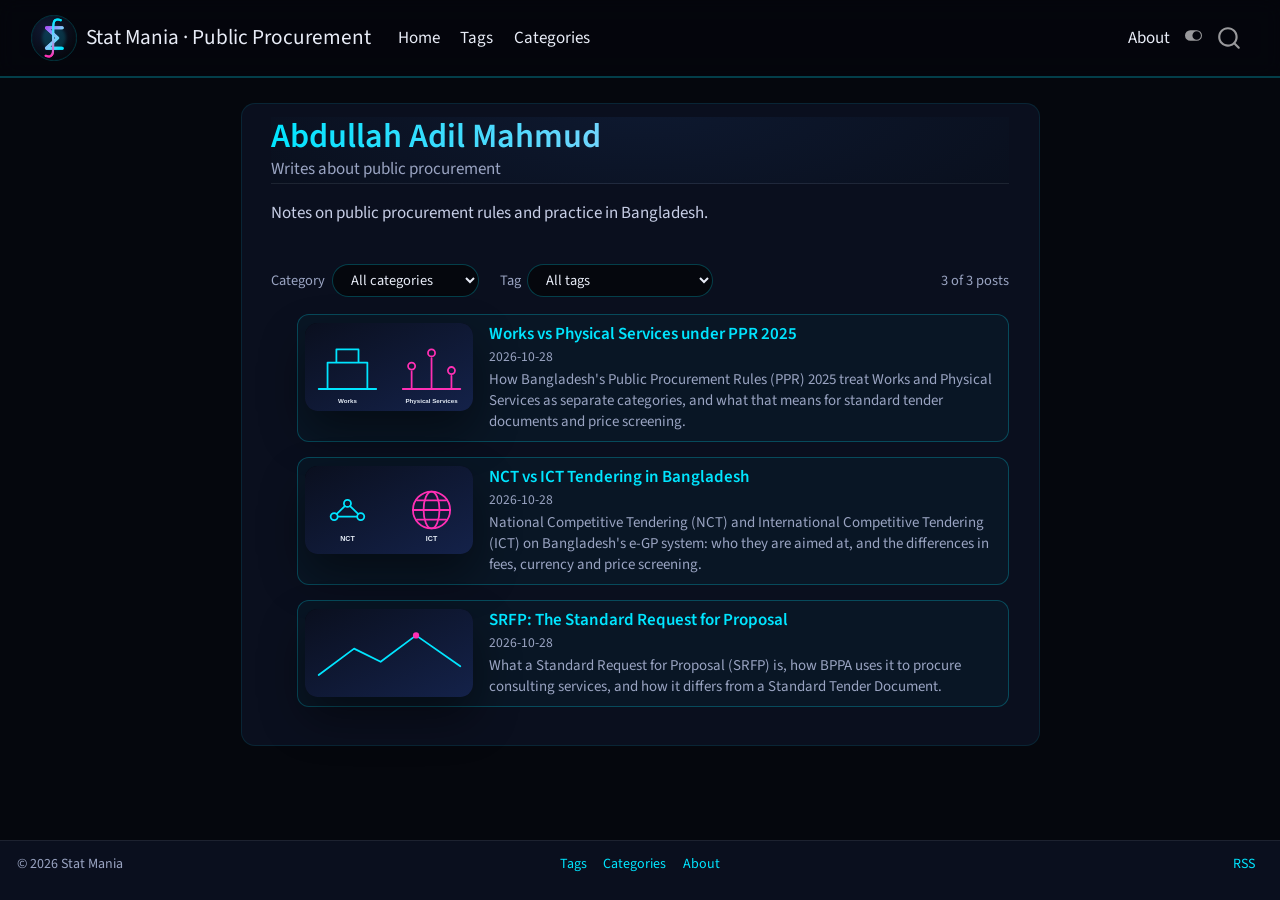
<file: docs/authors/abdullah-adil-mahmud.html>
<!DOCTYPE html>
<html xmlns="http://www.w3.org/1999/xhtml" lang="en" xml:lang="en"><head>

<meta charset="utf-8">
<meta name="generator" content="quarto-1.9.38">

<meta name="viewport" content="width=device-width, initial-scale=1.0, user-scalable=yes">

<meta name="description" content="Writes about public procurement">

<title>Abdullah Adil Mahmud – Stat Mania · Public Procurement</title>
<style>
/* Default styles provided by pandoc.
** See https://pandoc.org/MANUAL.html#variables-for-html for config info.
*/
code{white-space: pre-wrap;}
span.smallcaps{font-variant: small-caps;}
div.columns{display: flex; gap: min(4vw, 1.5em);}
div.column{flex: auto; overflow-x: auto;}
div.hanging-indent{margin-left: 1.5em; text-indent: -1.5em;}
ul.task-list{list-style: none;}
ul.task-list li input[type="checkbox"] {
  width: 0.8em;
  margin: 0 0.8em 0.2em -1em; /* quarto-specific, see https://github.com/quarto-dev/quarto-cli/issues/4556 */ 
  vertical-align: middle;
}
</style>


<script src="../site_libs/quarto-nav/quarto-nav.js"></script>
<script src="../site_libs/quarto-nav/headroom.min.js"></script>
<script src="../site_libs/clipboard/clipboard.min.js"></script>
<script src="../site_libs/quarto-search/autocomplete.umd.js"></script>
<script src="../site_libs/quarto-search/fuse.min.js"></script>
<script src="../site_libs/quarto-search/quarto-search.js"></script>
<meta name="quarto:offset" content="../">
<link href="../img/statmania_logo.svg" rel="icon" type="image/svg+xml">
<script src="../site_libs/quarto-html/quarto.js" type="module"></script>
<script src="../site_libs/quarto-html/tabsets/tabsets.js" type="module"></script>
<script src="../site_libs/quarto-html/popper.min.js"></script>
<script src="../site_libs/quarto-html/tippy.umd.min.js"></script>
<script src="../site_libs/quarto-html/anchor.min.js"></script>
<link href="../site_libs/quarto-html/tippy.css" rel="stylesheet">
<link href="../site_libs/quarto-html/quarto-syntax-highlighting-de63f62b328812d8e578a4d74e282472.css" rel="stylesheet" class="quarto-color-scheme" id="quarto-text-highlighting-styles">
<link href="../site_libs/quarto-html/quarto-syntax-highlighting-dark-ccafe2c99a4564d55934ca8539ca9f46.css" rel="stylesheet" class="quarto-color-scheme quarto-color-alternate" id="quarto-text-highlighting-styles">
<script src="../site_libs/bootstrap/bootstrap.min.js"></script>
<link href="../site_libs/bootstrap/bootstrap-icons.css" rel="stylesheet">
<link href="../site_libs/bootstrap/bootstrap-b8696a51c095cdbf2ccb16e4a62a2ef3.min.css" rel="stylesheet" append-hash="true" class="quarto-color-scheme" id="quarto-bootstrap" data-mode="light">
<link href="../site_libs/bootstrap/bootstrap-dark-de4fa3b7647c5fefd9d59d6b8dfc486f.min.css" rel="stylesheet" append-hash="true" class="quarto-color-scheme quarto-color-alternate" id="quarto-bootstrap" data-mode="dark">
<script id="quarto-search-options" type="application/json">{
  "location": "navbar",
  "copy-button": false,
  "collapse-after": 3,
  "panel-placement": "end",
  "type": "overlay",
  "limit": 50,
  "keyboard-shortcut": [
    "f",
    "/",
    "s"
  ],
  "show-item-context": false,
  "language": {
    "search-no-results-text": "No results",
    "search-matching-documents-text": "matching documents",
    "search-copy-link-title": "Copy link to search",
    "search-hide-matches-text": "Hide additional matches",
    "search-more-match-text": "more match in this document",
    "search-more-matches-text": "more matches in this document",
    "search-clear-button-title": "Clear",
    "search-text-placeholder": "",
    "search-detached-cancel-button-title": "Cancel",
    "search-submit-button-title": "Submit",
    "search-label": "Search"
  }
}</script>


<link rel="stylesheet" href="../site_libs/quarto-contrib/quarto-project/blogkit/styles.css">
</head>

<body class="nav-fixed fullcontent quarto-dark"><script id="quarto-html-before-body" type="application/javascript">
    const toggleBodyColorMode = (bsSheetEl) => {
      const mode = bsSheetEl.getAttribute("data-mode");
      const bodyEl = window.document.querySelector("body");
      if (mode === "dark") {
        bodyEl.classList.add("quarto-dark");
        bodyEl.classList.remove("quarto-light");
      } else {
        bodyEl.classList.add("quarto-light");
        bodyEl.classList.remove("quarto-dark");
      }
    }
    const toggleBodyColorPrimary = () => {
      const bsSheetEl = window.document.querySelector("link#quarto-bootstrap:not([rel=disabled-stylesheet])");
      if (bsSheetEl) {
        toggleBodyColorMode(bsSheetEl);
      }
    }
    const setColorSchemeToggle = (alternate) => {
      const toggles = window.document.querySelectorAll('.quarto-color-scheme-toggle');
      for (let i=0; i < toggles.length; i++) {
        const toggle = toggles[i];
        if (toggle) {
          if (alternate) {
            toggle.classList.add("alternate");
          } else {
            toggle.classList.remove("alternate");
          }
        }
      }
    };
    const toggleColorMode = (alternate) => {
      // Switch the stylesheets
      const primaryStylesheets = window.document.querySelectorAll('link.quarto-color-scheme:not(.quarto-color-alternate)');
      const alternateStylesheets = window.document.querySelectorAll('link.quarto-color-scheme.quarto-color-alternate');
      manageTransitions('#quarto-margin-sidebar .nav-link', false);
      if (alternate) {
        // note: dark is layered on light, we don't disable primary!
        enableStylesheet(alternateStylesheets);
        for (const sheetNode of alternateStylesheets) {
          if (sheetNode.id === "quarto-bootstrap") {
            toggleBodyColorMode(sheetNode);
          }
        }
      } else {
        disableStylesheet(alternateStylesheets);
        enableStylesheet(primaryStylesheets)
        toggleBodyColorPrimary();
      }
      manageTransitions('#quarto-margin-sidebar .nav-link', true);
      // Switch the toggles
      setColorSchemeToggle(alternate)
      // Hack to workaround the fact that safari doesn't
      // properly recolor the scrollbar when toggling (#1455)
      if (navigator.userAgent.indexOf('Safari') > 0 && navigator.userAgent.indexOf('Chrome') == -1) {
        manageTransitions("body", false);
        window.scrollTo(0, 1);
        setTimeout(() => {
          window.scrollTo(0, 0);
          manageTransitions("body", true);
        }, 40);
      }
    }
    const disableStylesheet = (stylesheets) => {
      for (let i=0; i < stylesheets.length; i++) {
        const stylesheet = stylesheets[i];
        stylesheet.rel = 'disabled-stylesheet';
      }
    }
    const enableStylesheet = (stylesheets) => {
      for (let i=0; i < stylesheets.length; i++) {
        const stylesheet = stylesheets[i];
        if(stylesheet.rel !== 'stylesheet') { // for Chrome, which will still FOUC without this check
          stylesheet.rel = 'stylesheet';
        }
      }
    }
    const manageTransitions = (selector, allowTransitions) => {
      const els = window.document.querySelectorAll(selector);
      for (let i=0; i < els.length; i++) {
        const el = els[i];
        if (allowTransitions) {
          el.classList.remove('notransition');
        } else {
          el.classList.add('notransition');
        }
      }
    }
    const isFileUrl = () => {
      return window.location.protocol === 'file:';
    }
    const hasAlternateSentinel = () => {
      let styleSentinel = getColorSchemeSentinel();
      if (styleSentinel !== null) {
        return styleSentinel === "alternate";
      } else {
        return false;
      }
    }
    const setStyleSentinel = (alternate) => {
      const value = alternate ? "alternate" : "default";
      if (!isFileUrl()) {
        window.localStorage.setItem("quarto-color-scheme", value);
      } else {
        localAlternateSentinel = value;
      }
    }
    const getColorSchemeSentinel = () => {
      if (!isFileUrl()) {
        const storageValue = window.localStorage.getItem("quarto-color-scheme");
        return storageValue != null ? storageValue : localAlternateSentinel;
      } else {
        return localAlternateSentinel;
      }
    }
    const toggleGiscusIfUsed = (isAlternate, darkModeDefault) => {
      const baseTheme = document.querySelector('#giscus-base-theme')?.value ?? 'light';
      const alternateTheme = document.querySelector('#giscus-alt-theme')?.value ?? 'dark';
      let newTheme = '';
      if(authorPrefersDark) {
        newTheme = isAlternate ? baseTheme : alternateTheme;
      } else {
        newTheme = isAlternate ? alternateTheme : baseTheme;
      }
      const changeGiscusTheme = () => {
        // From: https://github.com/giscus/giscus/issues/336
        const sendMessage = (message) => {
          const iframe = document.querySelector('iframe.giscus-frame');
          if (!iframe) return;
          iframe.contentWindow.postMessage({ giscus: message }, 'https://giscus.app');
        }
        sendMessage({
          setConfig: {
            theme: newTheme
          }
        });
      }
      const isGiscussLoaded = window.document.querySelector('iframe.giscus-frame') !== null;
      if (isGiscussLoaded) {
        changeGiscusTheme();
      }
    };
    const authorPrefersDark = true;
    const darkModeDefault = authorPrefersDark;
    let localAlternateSentinel = darkModeDefault ? 'alternate' : 'default';
    // Dark / light mode switch
    window.quartoToggleColorScheme = () => {
      // Read the current dark / light value
      let toAlternate = !hasAlternateSentinel();
      toggleColorMode(toAlternate);
      setStyleSentinel(toAlternate);
      toggleGiscusIfUsed(toAlternate, darkModeDefault);
      window.dispatchEvent(new Event('resize'));
    };
    // Switch to dark mode if need be
    if (hasAlternateSentinel()) {
      toggleColorMode(true);
    } else {
      toggleColorMode(false);
    }
  </script>

<div id="quarto-search-results"></div>
  <header id="quarto-header" class="headroom fixed-top">
    <nav class="navbar navbar-expand-lg " data-bs-theme="dark">
      <div class="navbar-container container-fluid">
      <div class="navbar-brand-container mx-auto">
    <a href="../index.html" class="navbar-brand navbar-brand-logo">
    <img src="../img/statmania_logo.svg" alt="" class="navbar-logo light-content">
    <img src="../img/statmania_logo.svg" alt="" class="navbar-logo dark-content">
    </a>
    <a class="navbar-brand" href="../index.html">
    <span class="navbar-title">Stat Mania · Public Procurement</span>
    </a>
  </div>
            <div id="quarto-search" class="" title="Search"></div>
          <button class="navbar-toggler" type="button" data-bs-toggle="collapse" data-bs-target="#navbarCollapse" aria-controls="navbarCollapse" role="menu" aria-expanded="false" aria-label="Toggle navigation" onclick="if (window.quartoToggleHeadroom) { window.quartoToggleHeadroom(); }">
  <span class="navbar-toggler-icon"></span>
</button>
          <div class="collapse navbar-collapse" id="navbarCollapse">
            <ul class="navbar-nav navbar-nav-scroll me-auto">
  <li class="nav-item">
    <a class="nav-link" href="../index.html"> 
<span class="menu-text">Home</span></a>
  </li>  
  <li class="nav-item">
    <a class="nav-link" href="../tags.html"> 
<span class="menu-text">Tags</span></a>
  </li>  
  <li class="nav-item">
    <a class="nav-link" href="../categories.html"> 
<span class="menu-text">Categories</span></a>
  </li>  
</ul>
            <ul class="navbar-nav navbar-nav-scroll ms-auto">
  <li class="nav-item">
    <a class="nav-link" href="../about.html"> 
<span class="menu-text">About</span></a>
  </li>  
</ul>
          </div> <!-- /navcollapse -->
            <div class="quarto-navbar-tools">
  <a href="" class="quarto-color-scheme-toggle quarto-navigation-tool  px-1" onclick="window.quartoToggleColorScheme(); return false;" title="Toggle dark mode"><i class="bi"></i></a>
</div>
      </div> <!-- /container-fluid -->
    </nav>
</header>
<!-- content -->
<div id="quarto-content" class="quarto-container page-columns page-rows-contents page-layout-article page-navbar">
<!-- sidebar -->
<!-- margin-sidebar -->
    
<!-- main -->
<main class="content" id="quarto-document-content">


<header id="title-block-header" class="quarto-title-block default">
<div class="quarto-title">
<h1 class="title">Abdullah Adil Mahmud</h1>
</div>

<div>
  <div class="description">
    Writes about public procurement
  </div>
</div>


<div class="quarto-title-meta">

    
  
    
  </div>
  


</header>


<!-- GENERATED by blogkit from authors.yml; do not edit. -->
<div class="bk-author-head">

<div><p class="bk-author-bio">Notes on public procurement rules and practice in Bangladesh.</p>
<div class="bk-tag-cloud bk-tag-cloud-all"></div></div>
</div>
<div id="bk-author-root" data-slug="abdullah-adil-mahmud"></div>



</main> <!-- /main -->
<script>
/* Blog-wide "See hint" / "Reveal code" toggles.
   Markup in a post:
     ::: {.reveal-code}
     ::: {.hint}
     Hint text
     :::

     ```c
     code
     ```
     :::
   Without JavaScript the code and hint simply stay visible. */
(function () {
  function init() {
    document.querySelectorAll('.reveal-code').forEach(function (box, n) {
      var hint = box.querySelector(':scope > .hint');
      var code = box.querySelector(':scope > .code-copy-outer-scaffold, :scope > .sourceCode, :scope > pre');
      if (!code) return;
      var bar = document.createElement('div');
      bar.className = 'rc-bar';
      function button(label, target, shown, hidden) {
        var b = document.createElement('button');
        b.type = 'button';
        b.className = 'rc-btn';
        b.textContent = shown;
        b.setAttribute('aria-expanded', 'false');
        b.setAttribute('aria-controls', target.id);
        b.addEventListener('click', function () {
          var open = target.classList.toggle('rc-open');
          b.textContent = open ? hidden : shown;
          b.setAttribute('aria-expanded', open);
        });
        bar.appendChild(b);
      }
      code.id = code.id || 'rc-code-' + n;
      if (hint) {
        hint.id = hint.id || 'rc-hint-' + n;
        button('hint', hint, 'See hint', 'Hide hint');
      }
      button('code', code, 'Reveal code', 'Hide code');
      box.insertBefore(bar, box.firstChild);
      box.classList.add('rc-ready');
    });
  }
  if (document.readyState === 'loading') document.addEventListener('DOMContentLoaded', init);
  else init();
})();
</script>
<script>
/* Blogkit: load blogkit.js from the site root, whatever the page depth. */
(function () {
  var m = document.querySelector('meta[name="quarto:offset"]');
  var base = m ? m.getAttribute('content') : '';
  if (base === './') base = '';
  var s = document.createElement('script');
  s.src = base + 'blogkit.js';
  s.dataset.base = base;
  document.body.appendChild(s);
})();
</script>
<script id="quarto-html-after-body" type="application/javascript">
  window.document.addEventListener("DOMContentLoaded", function (event) {
    // Ensure there is a toggle, if there isn't float one in the top right
    if (window.document.querySelector('.quarto-color-scheme-toggle') === null) {
      const a = window.document.createElement('a');
      a.classList.add('top-right');
      a.classList.add('quarto-color-scheme-toggle');
      a.href = "";
      a.onclick = function() { try { window.quartoToggleColorScheme(); } catch {} return false; };
      const i = window.document.createElement("i");
      i.classList.add('bi');
      a.appendChild(i);
      window.document.body.appendChild(a);
    }
    setColorSchemeToggle(hasAlternateSentinel())
    const icon = "";
    const anchorJS = new window.AnchorJS();
    anchorJS.options = {
      placement: 'right',
      icon: icon
    };
    anchorJS.add('.anchored');
    const isCodeAnnotation = (el) => {
      for (const clz of el.classList) {
        if (clz.startsWith('code-annotation-')) {                     
          return true;
        }
      }
      return false;
    }
    const onCopySuccess = function(e) {
      // button target
      const button = e.trigger;
      // don't keep focus
      button.blur();
      // flash "checked"
      button.classList.add('code-copy-button-checked');
      var currentTitle = button.getAttribute("title");
      button.setAttribute("title", "Copied!");
      let tooltip;
      if (window.bootstrap) {
        button.setAttribute("data-bs-toggle", "tooltip");
        button.setAttribute("data-bs-placement", "left");
        button.setAttribute("data-bs-title", "Copied!");
        tooltip = new bootstrap.Tooltip(button, 
          { trigger: "manual", 
            customClass: "code-copy-button-tooltip",
            offset: [0, -8]});
        tooltip.show();    
      }
      setTimeout(function() {
        if (tooltip) {
          tooltip.hide();
          button.removeAttribute("data-bs-title");
          button.removeAttribute("data-bs-toggle");
          button.removeAttribute("data-bs-placement");
        }
        button.setAttribute("title", currentTitle);
        button.classList.remove('code-copy-button-checked');
      }, 1000);
      // clear code selection
      e.clearSelection();
    }
    const getTextToCopy = function(trigger) {
      const outerScaffold = trigger.parentElement.cloneNode(true);
      const codeEl = outerScaffold.querySelector('code');
      for (const childEl of codeEl.children) {
        if (isCodeAnnotation(childEl)) {
          childEl.remove();
        }
      }
      return codeEl.innerText;
    }
    const clipboard = new window.ClipboardJS('.code-copy-button:not([data-in-quarto-modal])', {
      text: getTextToCopy
    });
    clipboard.on('success', onCopySuccess);
    if (window.document.getElementById('quarto-embedded-source-code-modal')) {
      const clipboardModal = new window.ClipboardJS('.code-copy-button[data-in-quarto-modal]', {
        text: getTextToCopy,
        container: window.document.getElementById('quarto-embedded-source-code-modal')
      });
      clipboardModal.on('success', onCopySuccess);
    }
      var localhostRegex = new RegExp(/^(?:http|https):\/\/localhost\:?[0-9]*\//);
      var mailtoRegex = new RegExp(/^mailto:/);
        var filterRegex = new RegExp("https:\/\/www\.statmania\.info\/public-procurement\/");
      var isInternal = (href) => {
          return filterRegex.test(href) || localhostRegex.test(href) || mailtoRegex.test(href);
      }
      // Inspect non-navigation links and adorn them if external
     var links = window.document.querySelectorAll('a[href]:not(.nav-link):not(.navbar-brand):not(.toc-action):not(.sidebar-link):not(.sidebar-item-toggle):not(.pagination-link):not(.no-external):not([aria-hidden]):not(.dropdown-item):not(.quarto-navigation-tool):not(.about-link)');
      for (var i=0; i<links.length; i++) {
        const link = links[i];
        if (!isInternal(link.href)) {
          // undo the damage that might have been done by quarto-nav.js in the case of
          // links that we want to consider external
          if (link.dataset.originalHref !== undefined) {
            link.href = link.dataset.originalHref;
          }
        }
      }
    function tippyHover(el, contentFn, onTriggerFn, onUntriggerFn) {
      const config = {
        allowHTML: true,
        maxWidth: 500,
        delay: 100,
        arrow: false,
        appendTo: function(el) {
            return el.parentElement;
        },
        interactive: true,
        interactiveBorder: 10,
        theme: 'quarto',
        placement: 'bottom-start',
      };
      if (contentFn) {
        config.content = contentFn;
      }
      if (onTriggerFn) {
        config.onTrigger = onTriggerFn;
      }
      if (onUntriggerFn) {
        config.onUntrigger = onUntriggerFn;
      }
      window.tippy(el, config); 
    }
    const noterefs = window.document.querySelectorAll('a[role="doc-noteref"]');
    for (var i=0; i<noterefs.length; i++) {
      const ref = noterefs[i];
      tippyHover(ref, function() {
        // use id or data attribute instead here
        let href = ref.getAttribute('data-footnote-href') || ref.getAttribute('href');
        try { href = new URL(href).hash; } catch {}
        const id = href.replace(/^#\/?/, "");
        const note = window.document.getElementById(id);
        if (note) {
          return note.innerHTML;
        } else {
          return "";
        }
      });
    }
    const xrefs = window.document.querySelectorAll('a.quarto-xref');
    const processXRef = (id, note) => {
      // Strip column container classes
      const stripColumnClz = (el) => {
        el.classList.remove("page-full", "page-columns");
        if (el.children) {
          for (const child of el.children) {
            stripColumnClz(child);
          }
        }
      }
      stripColumnClz(note)
      if (id === null || id.startsWith('sec-')) {
        // Special case sections, only their first couple elements
        const container = document.createElement("div");
        if (note.children && note.children.length > 2) {
          container.appendChild(note.children[0].cloneNode(true));
          for (let i = 1; i < note.children.length; i++) {
            const child = note.children[i];
            if (child.tagName === "P" && child.innerText === "") {
              continue;
            } else {
              container.appendChild(child.cloneNode(true));
              break;
            }
          }
          if (window.Quarto?.typesetMath) {
            window.Quarto.typesetMath(container);
          }
          return container.innerHTML
        } else {
          if (window.Quarto?.typesetMath) {
            window.Quarto.typesetMath(note);
          }
          return note.innerHTML;
        }
      } else {
        // Remove any anchor links if they are present
        const anchorLink = note.querySelector('a.anchorjs-link');
        if (anchorLink) {
          anchorLink.remove();
        }
        if (window.Quarto?.typesetMath) {
          window.Quarto.typesetMath(note);
        }
        if (note.classList.contains("callout")) {
          return note.outerHTML;
        } else {
          return note.innerHTML;
        }
      }
    }
    for (var i=0; i<xrefs.length; i++) {
      const xref = xrefs[i];
      tippyHover(xref, undefined, function(instance) {
        instance.disable();
        let url = xref.getAttribute('href');
        let hash = undefined; 
        if (url.startsWith('#')) {
          hash = url;
        } else {
          try { hash = new URL(url).hash; } catch {}
        }
        if (hash) {
          const id = hash.replace(/^#\/?/, "");
          const note = window.document.getElementById(id);
          if (note !== null) {
            try {
              const html = processXRef(id, note.cloneNode(true));
              instance.setContent(html);
            } finally {
              instance.enable();
              instance.show();
            }
          } else {
            // See if we can fetch this
            fetch(url.split('#')[0])
            .then(res => res.text())
            .then(html => {
              const parser = new DOMParser();
              const htmlDoc = parser.parseFromString(html, "text/html");
              const note = htmlDoc.getElementById(id);
              if (note !== null) {
                const html = processXRef(id, note);
                instance.setContent(html);
              } 
            }).finally(() => {
              instance.enable();
              instance.show();
            });
          }
        } else {
          // See if we can fetch a full url (with no hash to target)
          // This is a special case and we should probably do some content thinning / targeting
          fetch(url)
          .then(res => res.text())
          .then(html => {
            const parser = new DOMParser();
            const htmlDoc = parser.parseFromString(html, "text/html");
            const note = htmlDoc.querySelector('main.content');
            if (note !== null) {
              // This should only happen for chapter cross references
              // (since there is no id in the URL)
              // remove the first header
              if (note.children.length > 0 && note.children[0].tagName === "HEADER") {
                note.children[0].remove();
              }
              const html = processXRef(null, note);
              instance.setContent(html);
            } 
          }).finally(() => {
            instance.enable();
            instance.show();
          });
        }
      }, function(instance) {
      });
    }
        let selectedAnnoteEl;
        const selectorForAnnotation = ( cell, annotation) => {
          let cellAttr = 'data-code-cell="' + cell + '"';
          let lineAttr = 'data-code-annotation="' +  annotation + '"';
          const selector = 'span[' + cellAttr + '][' + lineAttr + ']';
          return selector;
        }
        const selectCodeLines = (annoteEl) => {
          const doc = window.document;
          const targetCell = annoteEl.getAttribute("data-target-cell");
          const targetAnnotation = annoteEl.getAttribute("data-target-annotation");
          const annoteSpan = window.document.querySelector(selectorForAnnotation(targetCell, targetAnnotation));
          const lines = annoteSpan.getAttribute("data-code-lines").split(",");
          const lineIds = lines.map((line) => {
            return targetCell + "-" + line;
          })
          let top = null;
          let height = null;
          let parent = null;
          if (lineIds.length > 0) {
              //compute the position of the single el (top and bottom and make a div)
              const el = window.document.getElementById(lineIds[0]);
              top = el.offsetTop;
              height = el.offsetHeight;
              parent = el.parentElement.parentElement;
            if (lineIds.length > 1) {
              const lastEl = window.document.getElementById(lineIds[lineIds.length - 1]);
              const bottom = lastEl.offsetTop + lastEl.offsetHeight;
              height = bottom - top;
            }
            if (top !== null && height !== null && parent !== null) {
              // cook up a div (if necessary) and position it 
              let div = window.document.getElementById("code-annotation-line-highlight");
              if (div === null) {
                div = window.document.createElement("div");
                div.setAttribute("id", "code-annotation-line-highlight");
                div.style.position = 'absolute';
                parent.appendChild(div);
              }
              div.style.top = top - 2 + "px";
              div.style.height = height + 4 + "px";
              div.style.left = 0;
              let gutterDiv = window.document.getElementById("code-annotation-line-highlight-gutter");
              if (gutterDiv === null) {
                gutterDiv = window.document.createElement("div");
                gutterDiv.setAttribute("id", "code-annotation-line-highlight-gutter");
                gutterDiv.style.position = 'absolute';
                const codeCell = window.document.getElementById(targetCell);
                const gutter = codeCell.querySelector('.code-annotation-gutter');
                gutter.appendChild(gutterDiv);
              }
              gutterDiv.style.top = top - 2 + "px";
              gutterDiv.style.height = height + 4 + "px";
            }
            selectedAnnoteEl = annoteEl;
          }
        };
        const unselectCodeLines = () => {
          const elementsIds = ["code-annotation-line-highlight", "code-annotation-line-highlight-gutter"];
          elementsIds.forEach((elId) => {
            const div = window.document.getElementById(elId);
            if (div) {
              div.remove();
            }
          });
          selectedAnnoteEl = undefined;
        };
          // Handle positioning of the toggle
      window.addEventListener(
        "resize",
        throttle(() => {
          elRect = undefined;
          if (selectedAnnoteEl) {
            selectCodeLines(selectedAnnoteEl);
          }
        }, 10)
      );
      function throttle(fn, ms) {
      let throttle = false;
      let timer;
        return (...args) => {
          if(!throttle) { // first call gets through
              fn.apply(this, args);
              throttle = true;
          } else { // all the others get throttled
              if(timer) clearTimeout(timer); // cancel #2
              timer = setTimeout(() => {
                fn.apply(this, args);
                timer = throttle = false;
              }, ms);
          }
        };
      }
        // Attach click handler to the DT
        const annoteDls = window.document.querySelectorAll('dt[data-target-cell]');
        for (const annoteDlNode of annoteDls) {
          annoteDlNode.addEventListener('click', (event) => {
            const clickedEl = event.target;
            if (clickedEl !== selectedAnnoteEl) {
              unselectCodeLines();
              const activeEl = window.document.querySelector('dt[data-target-cell].code-annotation-active');
              if (activeEl) {
                activeEl.classList.remove('code-annotation-active');
              }
              selectCodeLines(clickedEl);
              clickedEl.classList.add('code-annotation-active');
            } else {
              // Unselect the line
              unselectCodeLines();
              clickedEl.classList.remove('code-annotation-active');
            }
          });
        }
    const findCites = (el) => {
      const parentEl = el.parentElement;
      if (parentEl) {
        const cites = parentEl.dataset.cites;
        if (cites) {
          return {
            el,
            cites: cites.split(' ')
          };
        } else {
          return findCites(el.parentElement)
        }
      } else {
        return undefined;
      }
    };
    var bibliorefs = window.document.querySelectorAll('a[role="doc-biblioref"]');
    for (var i=0; i<bibliorefs.length; i++) {
      const ref = bibliorefs[i];
      const citeInfo = findCites(ref);
      if (citeInfo) {
        tippyHover(citeInfo.el, function() {
          var popup = window.document.createElement('div');
          citeInfo.cites.forEach(function(cite) {
            var citeDiv = window.document.createElement('div');
            citeDiv.classList.add('hanging-indent');
            citeDiv.classList.add('csl-entry');
            var biblioDiv = window.document.getElementById('ref-' + cite);
            if (biblioDiv) {
              citeDiv.innerHTML = biblioDiv.innerHTML;
            }
            popup.appendChild(citeDiv);
          });
          return popup.innerHTML;
        });
      }
    }
  });
  </script>
</div> <!-- /content -->
<footer class="footer">
  <div class="nav-footer">
    <div class="nav-footer-left">
<p>© 2026 Stat Mania</p>
</div>   
    <div class="nav-footer-center">
      <ul class="footer-items list-unstyled">
    <li class="nav-item">
    <a class="nav-link" href="../tags.html">
<p>Tags</p>
</a>
  </li>  
    <li class="nav-item">
    <a class="nav-link" href="../categories.html">
<p>Categories</p>
</a>
  </li>  
    <li class="nav-item">
    <a class="nav-link" href="../about.html">
<p>About</p>
</a>
  </li>  
</ul>
    </div>
    <div class="nav-footer-right">
      <ul class="footer-items list-unstyled">
    <li class="nav-item">
    <a class="nav-link" href="../index.xml">
<p>RSS</p>
</a>
  </li>  
</ul>
    </div>
  </div>
</footer>




</body></html>
</file>
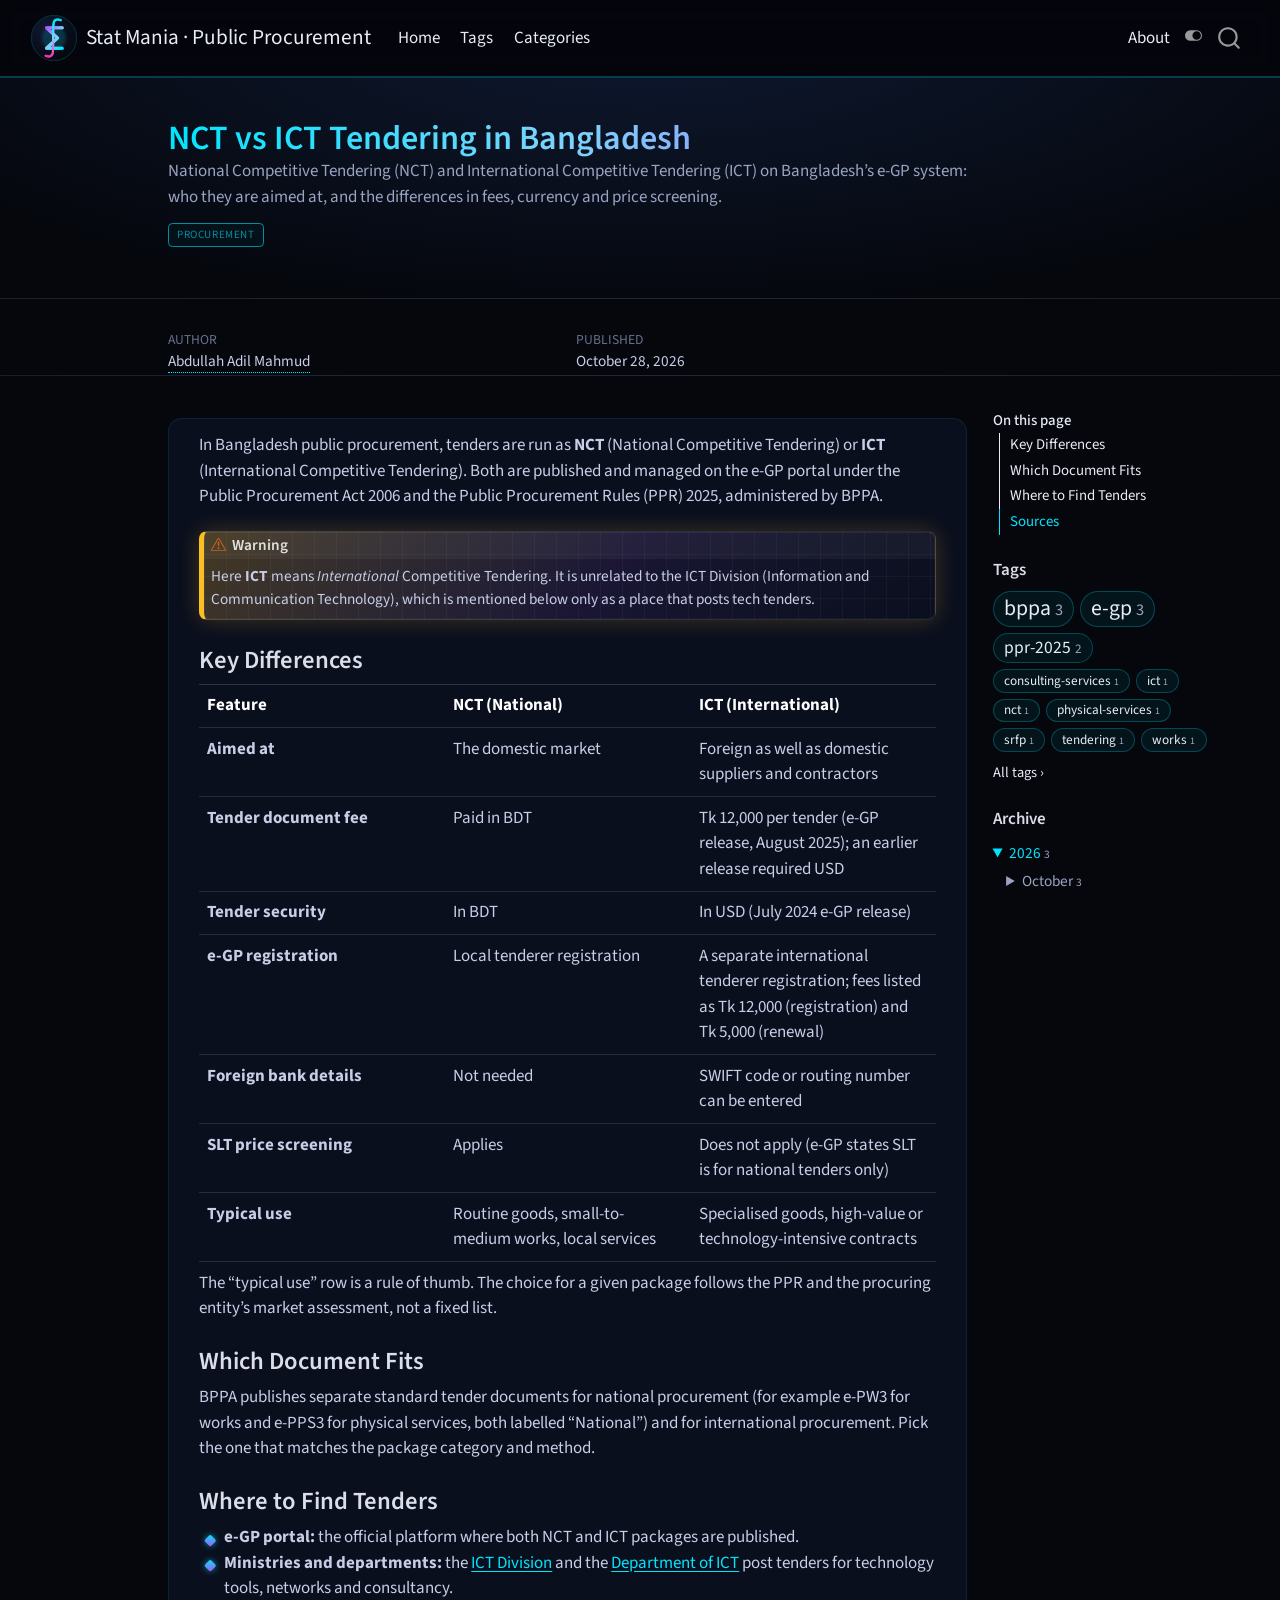
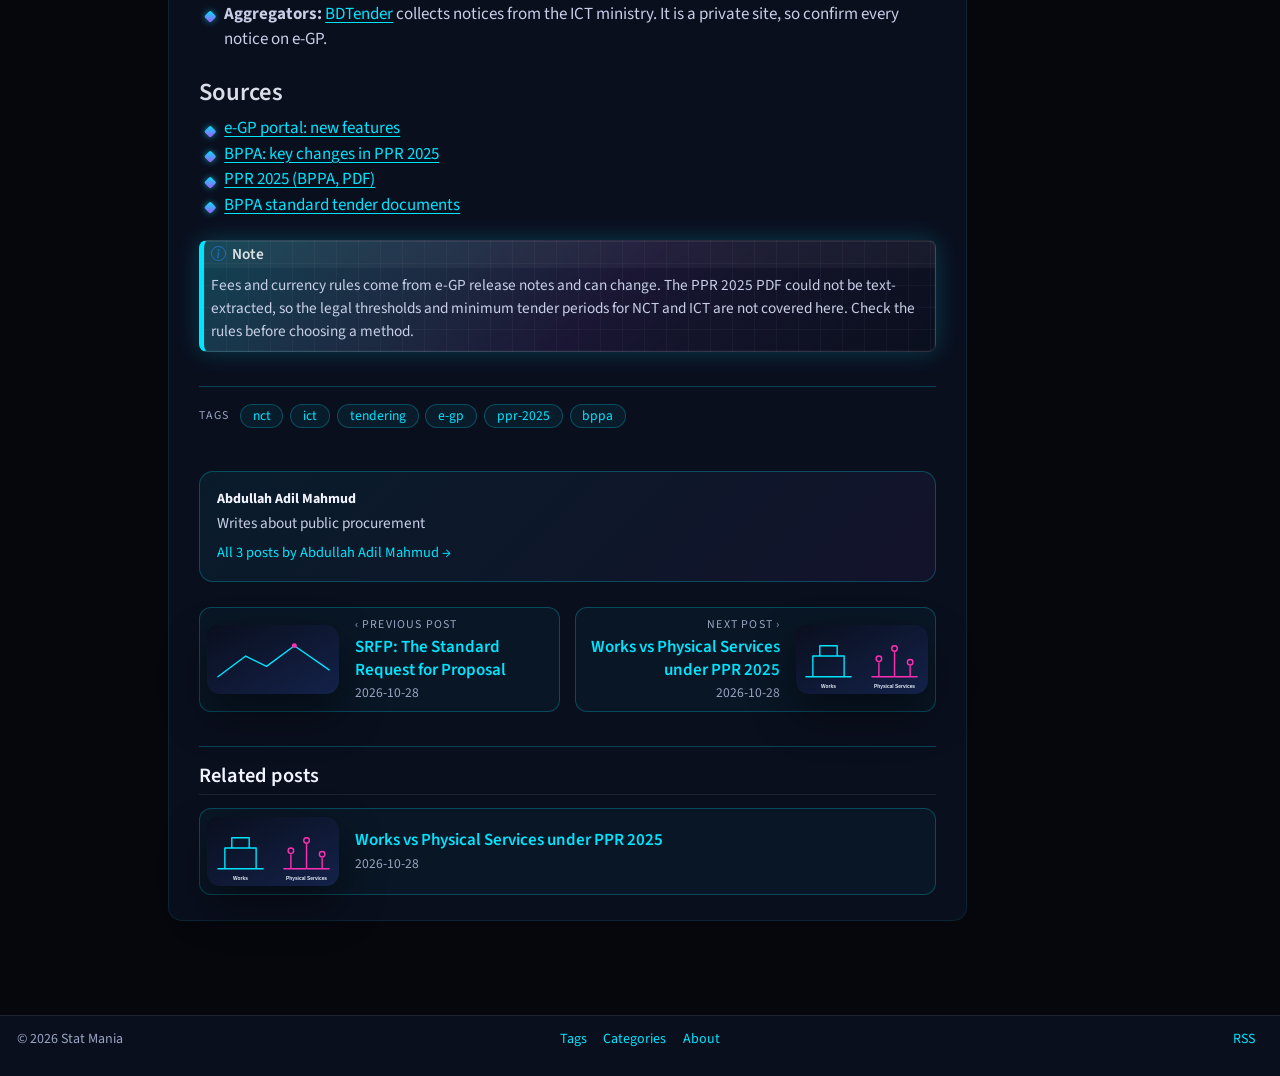
<file: docs/posts/nct-vs-ict-tender.html>
<!DOCTYPE html>
<html xmlns="http://www.w3.org/1999/xhtml" lang="en" xml:lang="en"><head>

<meta charset="utf-8">
<meta name="generator" content="quarto-1.9.38">

<meta name="viewport" content="width=device-width, initial-scale=1.0, user-scalable=yes">

<meta name="author" content="Abdullah Adil Mahmud">
<meta name="dcterms.date" content="2026-10-28">
<meta name="description" content="National Competitive Tendering (NCT) and International Competitive Tendering (ICT) on Bangladesh’s e-GP system: who they are aimed at, and the differences in fees, currency and price screening.">

<title>NCT vs ICT Tendering in Bangladesh – Stat Mania · Public Procurement</title>
<style>
/* Default styles provided by pandoc.
** See https://pandoc.org/MANUAL.html#variables-for-html for config info.
*/
code{white-space: pre-wrap;}
span.smallcaps{font-variant: small-caps;}
div.columns{display: flex; gap: min(4vw, 1.5em);}
div.column{flex: auto; overflow-x: auto;}
div.hanging-indent{margin-left: 1.5em; text-indent: -1.5em;}
ul.task-list{list-style: none;}
ul.task-list li input[type="checkbox"] {
  width: 0.8em;
  margin: 0 0.8em 0.2em -1em; /* quarto-specific, see https://github.com/quarto-dev/quarto-cli/issues/4556 */ 
  vertical-align: middle;
}
</style>


<script src="../site_libs/quarto-nav/quarto-nav.js"></script>
<script src="../site_libs/quarto-nav/headroom.min.js"></script>
<script src="../site_libs/clipboard/clipboard.min.js"></script>
<script src="../site_libs/quarto-search/autocomplete.umd.js"></script>
<script src="../site_libs/quarto-search/fuse.min.js"></script>
<script src="../site_libs/quarto-search/quarto-search.js"></script>
<meta name="quarto:offset" content="../">
<link href="../img/statmania_logo.svg" rel="icon" type="image/svg+xml">
<script src="../site_libs/quarto-html/quarto.js" type="module"></script>
<script src="../site_libs/quarto-html/tabsets/tabsets.js" type="module"></script>
<script src="../site_libs/quarto-html/popper.min.js"></script>
<script src="../site_libs/quarto-html/tippy.umd.min.js"></script>
<script src="../site_libs/quarto-html/anchor.min.js"></script>
<link href="../site_libs/quarto-html/tippy.css" rel="stylesheet">
<link href="../site_libs/quarto-html/quarto-syntax-highlighting-de63f62b328812d8e578a4d74e282472.css" rel="stylesheet" class="quarto-color-scheme" id="quarto-text-highlighting-styles">
<link href="../site_libs/quarto-html/quarto-syntax-highlighting-dark-ccafe2c99a4564d55934ca8539ca9f46.css" rel="stylesheet" class="quarto-color-scheme quarto-color-alternate" id="quarto-text-highlighting-styles">
<script src="../site_libs/bootstrap/bootstrap.min.js"></script>
<link href="../site_libs/bootstrap/bootstrap-icons.css" rel="stylesheet">
<link href="../site_libs/bootstrap/bootstrap-b8696a51c095cdbf2ccb16e4a62a2ef3.min.css" rel="stylesheet" append-hash="true" class="quarto-color-scheme" id="quarto-bootstrap" data-mode="light">
<link href="../site_libs/bootstrap/bootstrap-dark-de4fa3b7647c5fefd9d59d6b8dfc486f.min.css" rel="stylesheet" append-hash="true" class="quarto-color-scheme quarto-color-alternate" id="quarto-bootstrap" data-mode="dark">
<script id="quarto-search-options" type="application/json">{
  "location": "navbar",
  "copy-button": false,
  "collapse-after": 3,
  "panel-placement": "end",
  "type": "overlay",
  "limit": 50,
  "keyboard-shortcut": [
    "f",
    "/",
    "s"
  ],
  "show-item-context": false,
  "language": {
    "search-no-results-text": "No results",
    "search-matching-documents-text": "matching documents",
    "search-copy-link-title": "Copy link to search",
    "search-hide-matches-text": "Hide additional matches",
    "search-more-match-text": "more match in this document",
    "search-more-matches-text": "more matches in this document",
    "search-clear-button-title": "Clear",
    "search-text-placeholder": "",
    "search-detached-cancel-button-title": "Cancel",
    "search-submit-button-title": "Submit",
    "search-label": "Search"
  }
}</script>


<link rel="stylesheet" href="../site_libs/quarto-contrib/quarto-project/blogkit/styles.css">
</head>

<body class="nav-fixed quarto-dark"><script id="quarto-html-before-body" type="application/javascript">
    const toggleBodyColorMode = (bsSheetEl) => {
      const mode = bsSheetEl.getAttribute("data-mode");
      const bodyEl = window.document.querySelector("body");
      if (mode === "dark") {
        bodyEl.classList.add("quarto-dark");
        bodyEl.classList.remove("quarto-light");
      } else {
        bodyEl.classList.add("quarto-light");
        bodyEl.classList.remove("quarto-dark");
      }
    }
    const toggleBodyColorPrimary = () => {
      const bsSheetEl = window.document.querySelector("link#quarto-bootstrap:not([rel=disabled-stylesheet])");
      if (bsSheetEl) {
        toggleBodyColorMode(bsSheetEl);
      }
    }
    const setColorSchemeToggle = (alternate) => {
      const toggles = window.document.querySelectorAll('.quarto-color-scheme-toggle');
      for (let i=0; i < toggles.length; i++) {
        const toggle = toggles[i];
        if (toggle) {
          if (alternate) {
            toggle.classList.add("alternate");
          } else {
            toggle.classList.remove("alternate");
          }
        }
      }
    };
    const toggleColorMode = (alternate) => {
      // Switch the stylesheets
      const primaryStylesheets = window.document.querySelectorAll('link.quarto-color-scheme:not(.quarto-color-alternate)');
      const alternateStylesheets = window.document.querySelectorAll('link.quarto-color-scheme.quarto-color-alternate');
      manageTransitions('#quarto-margin-sidebar .nav-link', false);
      if (alternate) {
        // note: dark is layered on light, we don't disable primary!
        enableStylesheet(alternateStylesheets);
        for (const sheetNode of alternateStylesheets) {
          if (sheetNode.id === "quarto-bootstrap") {
            toggleBodyColorMode(sheetNode);
          }
        }
      } else {
        disableStylesheet(alternateStylesheets);
        enableStylesheet(primaryStylesheets)
        toggleBodyColorPrimary();
      }
      manageTransitions('#quarto-margin-sidebar .nav-link', true);
      // Switch the toggles
      setColorSchemeToggle(alternate)
      // Hack to workaround the fact that safari doesn't
      // properly recolor the scrollbar when toggling (#1455)
      if (navigator.userAgent.indexOf('Safari') > 0 && navigator.userAgent.indexOf('Chrome') == -1) {
        manageTransitions("body", false);
        window.scrollTo(0, 1);
        setTimeout(() => {
          window.scrollTo(0, 0);
          manageTransitions("body", true);
        }, 40);
      }
    }
    const disableStylesheet = (stylesheets) => {
      for (let i=0; i < stylesheets.length; i++) {
        const stylesheet = stylesheets[i];
        stylesheet.rel = 'disabled-stylesheet';
      }
    }
    const enableStylesheet = (stylesheets) => {
      for (let i=0; i < stylesheets.length; i++) {
        const stylesheet = stylesheets[i];
        if(stylesheet.rel !== 'stylesheet') { // for Chrome, which will still FOUC without this check
          stylesheet.rel = 'stylesheet';
        }
      }
    }
    const manageTransitions = (selector, allowTransitions) => {
      const els = window.document.querySelectorAll(selector);
      for (let i=0; i < els.length; i++) {
        const el = els[i];
        if (allowTransitions) {
          el.classList.remove('notransition');
        } else {
          el.classList.add('notransition');
        }
      }
    }
    const isFileUrl = () => {
      return window.location.protocol === 'file:';
    }
    const hasAlternateSentinel = () => {
      let styleSentinel = getColorSchemeSentinel();
      if (styleSentinel !== null) {
        return styleSentinel === "alternate";
      } else {
        return false;
      }
    }
    const setStyleSentinel = (alternate) => {
      const value = alternate ? "alternate" : "default";
      if (!isFileUrl()) {
        window.localStorage.setItem("quarto-color-scheme", value);
      } else {
        localAlternateSentinel = value;
      }
    }
    const getColorSchemeSentinel = () => {
      if (!isFileUrl()) {
        const storageValue = window.localStorage.getItem("quarto-color-scheme");
        return storageValue != null ? storageValue : localAlternateSentinel;
      } else {
        return localAlternateSentinel;
      }
    }
    const toggleGiscusIfUsed = (isAlternate, darkModeDefault) => {
      const baseTheme = document.querySelector('#giscus-base-theme')?.value ?? 'light';
      const alternateTheme = document.querySelector('#giscus-alt-theme')?.value ?? 'dark';
      let newTheme = '';
      if(authorPrefersDark) {
        newTheme = isAlternate ? baseTheme : alternateTheme;
      } else {
        newTheme = isAlternate ? alternateTheme : baseTheme;
      }
      const changeGiscusTheme = () => {
        // From: https://github.com/giscus/giscus/issues/336
        const sendMessage = (message) => {
          const iframe = document.querySelector('iframe.giscus-frame');
          if (!iframe) return;
          iframe.contentWindow.postMessage({ giscus: message }, 'https://giscus.app');
        }
        sendMessage({
          setConfig: {
            theme: newTheme
          }
        });
      }
      const isGiscussLoaded = window.document.querySelector('iframe.giscus-frame') !== null;
      if (isGiscussLoaded) {
        changeGiscusTheme();
      }
    };
    const authorPrefersDark = true;
    const darkModeDefault = authorPrefersDark;
    let localAlternateSentinel = darkModeDefault ? 'alternate' : 'default';
    // Dark / light mode switch
    window.quartoToggleColorScheme = () => {
      // Read the current dark / light value
      let toAlternate = !hasAlternateSentinel();
      toggleColorMode(toAlternate);
      setStyleSentinel(toAlternate);
      toggleGiscusIfUsed(toAlternate, darkModeDefault);
      window.dispatchEvent(new Event('resize'));
    };
    // Switch to dark mode if need be
    if (hasAlternateSentinel()) {
      toggleColorMode(true);
    } else {
      toggleColorMode(false);
    }
  </script>

<div id="quarto-search-results"></div>
  <header id="quarto-header" class="headroom fixed-top quarto-banner">
    <nav class="navbar navbar-expand-lg " data-bs-theme="dark">
      <div class="navbar-container container-fluid">
      <div class="navbar-brand-container mx-auto">
    <a href="../index.html" class="navbar-brand navbar-brand-logo">
    <img src="../img/statmania_logo.svg" alt="" class="navbar-logo light-content">
    <img src="../img/statmania_logo.svg" alt="" class="navbar-logo dark-content">
    </a>
    <a class="navbar-brand" href="../index.html">
    <span class="navbar-title">Stat Mania · Public Procurement</span>
    </a>
  </div>
            <div id="quarto-search" class="" title="Search"></div>
          <button class="navbar-toggler" type="button" data-bs-toggle="collapse" data-bs-target="#navbarCollapse" aria-controls="navbarCollapse" role="menu" aria-expanded="false" aria-label="Toggle navigation" onclick="if (window.quartoToggleHeadroom) { window.quartoToggleHeadroom(); }">
  <span class="navbar-toggler-icon"></span>
</button>
          <div class="collapse navbar-collapse" id="navbarCollapse">
            <ul class="navbar-nav navbar-nav-scroll me-auto">
  <li class="nav-item">
    <a class="nav-link" href="../index.html"> 
<span class="menu-text">Home</span></a>
  </li>  
  <li class="nav-item">
    <a class="nav-link" href="../tags.html"> 
<span class="menu-text">Tags</span></a>
  </li>  
  <li class="nav-item">
    <a class="nav-link" href="../categories.html"> 
<span class="menu-text">Categories</span></a>
  </li>  
</ul>
            <ul class="navbar-nav navbar-nav-scroll ms-auto">
  <li class="nav-item">
    <a class="nav-link" href="../about.html"> 
<span class="menu-text">About</span></a>
  </li>  
</ul>
          </div> <!-- /navcollapse -->
            <div class="quarto-navbar-tools">
  <a href="" class="quarto-color-scheme-toggle quarto-navigation-tool  px-1" onclick="window.quartoToggleColorScheme(); return false;" title="Toggle dark mode"><i class="bi"></i></a>
</div>
      </div> <!-- /container-fluid -->
    </nav>
</header>
<!-- content -->
<header id="title-block-header" class="quarto-title-block default page-columns page-full">
  <div class="quarto-title-banner page-columns page-full">
    <div class="quarto-title column-body">
      <h1 class="title">NCT vs ICT Tendering in Bangladesh</h1>
                  <div>
        <div class="description">
          National Competitive Tendering (NCT) and International Competitive Tendering (ICT) on Bangladesh’s e-GP system: who they are aimed at, and the differences in fees, currency and price screening.
        </div>
      </div>
                          <div class="quarto-categories">
                <div class="quarto-category">Procurement</div>
              </div>
                  </div>
  </div>
    
  
  <div class="quarto-title-meta">

      <div>
      <div class="quarto-title-meta-heading">Author</div>
      <div class="quarto-title-meta-contents">
               <p>Abdullah Adil Mahmud </p>
            </div>
    </div>
      
      <div>
      <div class="quarto-title-meta-heading">Published</div>
      <div class="quarto-title-meta-contents">
        <p class="date">October 28, 2026</p>
      </div>
    </div>
    
      
    </div>
    
  
  </header><div id="quarto-content" class="quarto-container page-columns page-rows-contents page-layout-article page-navbar">
<!-- sidebar -->
<!-- margin-sidebar -->
    <div id="quarto-margin-sidebar" class="sidebar margin-sidebar">
        <nav id="TOC" role="doc-toc" class="toc-active">
    <h2 id="toc-title">On this page</h2>
   
  <ul>
  <li><a href="#key-differences" id="toc-key-differences" class="nav-link active" data-scroll-target="#key-differences">Key Differences</a></li>
  <li><a href="#which-document-fits" id="toc-which-document-fits" class="nav-link" data-scroll-target="#which-document-fits">Which Document Fits</a></li>
  <li><a href="#where-to-find-tenders" id="toc-where-to-find-tenders" class="nav-link" data-scroll-target="#where-to-find-tenders">Where to Find Tenders</a></li>
  <li><a href="#sources" id="toc-sources" class="nav-link" data-scroll-target="#sources">Sources</a></li>
  </ul>
</nav>
    </div>
<!-- main -->
<main class="content quarto-banner-title-block" id="quarto-document-content">






<p>In Bangladesh public procurement, tenders are run as <strong>NCT</strong> (National Competitive Tendering) or <strong>ICT</strong> (International Competitive Tendering). Both are published and managed on the e-GP portal under the Public Procurement Act 2006 and the Public Procurement Rules (PPR) 2025, administered by BPPA.</p>
<div class="callout callout-style-default callout-warning callout-titled">
<div class="callout-header d-flex align-content-center">
<div class="callout-icon-container">
<i class="callout-icon"></i>
</div>
<div class="callout-title-container flex-fill">
Warning
</div>
</div>
<div class="callout-body-container callout-body">
<p>Here <strong>ICT</strong> means <em>International</em> Competitive Tendering. It is unrelated to the ICT Division (Information and Communication Technology), which is mentioned below only as a place that posts tech tenders.</p>
</div>
</div>
<section id="key-differences" class="level3">
<h3 class="anchored" data-anchor-id="key-differences">Key Differences</h3>
<table class="caption-top table">
<colgroup>
<col style="width: 33%">
<col style="width: 33%">
<col style="width: 33%">
</colgroup>
<thead>
<tr class="header">
<th style="text-align: left;">Feature</th>
<th style="text-align: left;">NCT (National)</th>
<th style="text-align: left;">ICT (International)</th>
</tr>
</thead>
<tbody>
<tr class="odd">
<td style="text-align: left;"><strong>Aimed at</strong></td>
<td style="text-align: left;">The domestic market</td>
<td style="text-align: left;">Foreign as well as domestic suppliers and contractors</td>
</tr>
<tr class="even">
<td style="text-align: left;"><strong>Tender document fee</strong></td>
<td style="text-align: left;">Paid in BDT</td>
<td style="text-align: left;">Tk 12,000 per tender (e-GP release, August 2025); an earlier release required USD</td>
</tr>
<tr class="odd">
<td style="text-align: left;"><strong>Tender security</strong></td>
<td style="text-align: left;">In BDT</td>
<td style="text-align: left;">In USD (July 2024 e-GP release)</td>
</tr>
<tr class="even">
<td style="text-align: left;"><strong>e-GP registration</strong></td>
<td style="text-align: left;">Local tenderer registration</td>
<td style="text-align: left;">A separate international tenderer registration; fees listed as Tk 12,000 (registration) and Tk 5,000 (renewal)</td>
</tr>
<tr class="odd">
<td style="text-align: left;"><strong>Foreign bank details</strong></td>
<td style="text-align: left;">Not needed</td>
<td style="text-align: left;">SWIFT code or routing number can be entered</td>
</tr>
<tr class="even">
<td style="text-align: left;"><strong>SLT price screening</strong></td>
<td style="text-align: left;">Applies</td>
<td style="text-align: left;">Does not apply (e-GP states SLT is for national tenders only)</td>
</tr>
<tr class="odd">
<td style="text-align: left;"><strong>Typical use</strong></td>
<td style="text-align: left;">Routine goods, small-to-medium works, local services</td>
<td style="text-align: left;">Specialised goods, high-value or technology-intensive contracts</td>
</tr>
</tbody>
</table>
<p>The “typical use” row is a rule of thumb. The choice for a given package follows the PPR and the procuring entity’s market assessment, not a fixed list.</p>
</section>
<section id="which-document-fits" class="level3">
<h3 class="anchored" data-anchor-id="which-document-fits">Which Document Fits</h3>
<p>BPPA publishes separate standard tender documents for national procurement (for example e-PW3 for works and e-PPS3 for physical services, both labelled “National”) and for international procurement. Pick the one that matches the package category and method.</p>
</section>
<section id="where-to-find-tenders" class="level3">
<h3 class="anchored" data-anchor-id="where-to-find-tenders">Where to Find Tenders</h3>
<ul>
<li><strong>e-GP portal:</strong> the official platform where both NCT and ICT packages are published.</li>
<li><strong>Ministries and departments:</strong> the <a href="https://ictd.gov.bd/pages/tenders">ICT Division</a> and the <a href="https://doict.gov.bd/pages/tenders">Department of ICT</a> post tenders for technology tools, networks and consultancy.</li>
<li><strong>Aggregators:</strong> <a href="https://bdtender.com/dept/Org-673/ministry-information-communication-technology/ict-division-tender-notice">BDTender</a> collects notices from the ICT ministry. It is a private site, so confirm every notice on e-GP.</li>
</ul>
</section>
<section id="sources" class="level3">
<h3 class="anchored" data-anchor-id="sources">Sources</h3>
<ul>
<li><a href="https://www.eprocure.gov.bd/NewFeature.jsp">e-GP portal: new features</a></li>
<li><a href="https://bppa.gov.bd/media-communication/news-1517.html">BPPA: key changes in PPR 2025</a></li>
<li><a href="https://bppa.gov.bd/upload/policyandprocedure/2025-09-29-20-12-59-PPR2025.pdf">PPR 2025 (BPPA, PDF)</a></li>
<li><a href="https://www.bppa.gov.bd/standard-documents/online-standard-tender-document.html">BPPA standard tender documents</a></li>
</ul>
<div class="callout callout-style-default callout-note callout-titled">
<div class="callout-header d-flex align-content-center">
<div class="callout-icon-container">
<i class="callout-icon"></i>
</div>
<div class="callout-title-container flex-fill">
Note
</div>
</div>
<div class="callout-body-container callout-body">
<p>Fees and currency rules come from e-GP release notes and can change. The PPR 2025 PDF could not be text-extracted, so the legal thresholds and minimum tender periods for NCT and ICT are not covered here. Check the rules before choosing a method.</p>
</div>
</div>


</section>

</main> <!-- /main -->
<script>
/* Blog-wide "See hint" / "Reveal code" toggles.
   Markup in a post:
     ::: {.reveal-code}
     ::: {.hint}
     Hint text
     :::

     ```c
     code
     ```
     :::
   Without JavaScript the code and hint simply stay visible. */
(function () {
  function init() {
    document.querySelectorAll('.reveal-code').forEach(function (box, n) {
      var hint = box.querySelector(':scope > .hint');
      var code = box.querySelector(':scope > .code-copy-outer-scaffold, :scope > .sourceCode, :scope > pre');
      if (!code) return;
      var bar = document.createElement('div');
      bar.className = 'rc-bar';
      function button(label, target, shown, hidden) {
        var b = document.createElement('button');
        b.type = 'button';
        b.className = 'rc-btn';
        b.textContent = shown;
        b.setAttribute('aria-expanded', 'false');
        b.setAttribute('aria-controls', target.id);
        b.addEventListener('click', function () {
          var open = target.classList.toggle('rc-open');
          b.textContent = open ? hidden : shown;
          b.setAttribute('aria-expanded', open);
        });
        bar.appendChild(b);
      }
      code.id = code.id || 'rc-code-' + n;
      if (hint) {
        hint.id = hint.id || 'rc-hint-' + n;
        button('hint', hint, 'See hint', 'Hide hint');
      }
      button('code', code, 'Reveal code', 'Hide code');
      box.insertBefore(bar, box.firstChild);
      box.classList.add('rc-ready');
    });
  }
  if (document.readyState === 'loading') document.addEventListener('DOMContentLoaded', init);
  else init();
})();
</script>
<script>
/* Blogkit: load blogkit.js from the site root, whatever the page depth. */
(function () {
  var m = document.querySelector('meta[name="quarto:offset"]');
  var base = m ? m.getAttribute('content') : '';
  if (base === './') base = '';
  var s = document.createElement('script');
  s.src = base + 'blogkit.js';
  s.dataset.base = base;
  document.body.appendChild(s);
})();
</script>
<script id="quarto-html-after-body" type="application/javascript">
  window.document.addEventListener("DOMContentLoaded", function (event) {
    // Ensure there is a toggle, if there isn't float one in the top right
    if (window.document.querySelector('.quarto-color-scheme-toggle') === null) {
      const a = window.document.createElement('a');
      a.classList.add('top-right');
      a.classList.add('quarto-color-scheme-toggle');
      a.href = "";
      a.onclick = function() { try { window.quartoToggleColorScheme(); } catch {} return false; };
      const i = window.document.createElement("i");
      i.classList.add('bi');
      a.appendChild(i);
      window.document.body.appendChild(a);
    }
    setColorSchemeToggle(hasAlternateSentinel())
    const icon = "";
    const anchorJS = new window.AnchorJS();
    anchorJS.options = {
      placement: 'right',
      icon: icon
    };
    anchorJS.add('.anchored');
    const isCodeAnnotation = (el) => {
      for (const clz of el.classList) {
        if (clz.startsWith('code-annotation-')) {                     
          return true;
        }
      }
      return false;
    }
    const onCopySuccess = function(e) {
      // button target
      const button = e.trigger;
      // don't keep focus
      button.blur();
      // flash "checked"
      button.classList.add('code-copy-button-checked');
      var currentTitle = button.getAttribute("title");
      button.setAttribute("title", "Copied!");
      let tooltip;
      if (window.bootstrap) {
        button.setAttribute("data-bs-toggle", "tooltip");
        button.setAttribute("data-bs-placement", "left");
        button.setAttribute("data-bs-title", "Copied!");
        tooltip = new bootstrap.Tooltip(button, 
          { trigger: "manual", 
            customClass: "code-copy-button-tooltip",
            offset: [0, -8]});
        tooltip.show();    
      }
      setTimeout(function() {
        if (tooltip) {
          tooltip.hide();
          button.removeAttribute("data-bs-title");
          button.removeAttribute("data-bs-toggle");
          button.removeAttribute("data-bs-placement");
        }
        button.setAttribute("title", currentTitle);
        button.classList.remove('code-copy-button-checked');
      }, 1000);
      // clear code selection
      e.clearSelection();
    }
    const getTextToCopy = function(trigger) {
      const outerScaffold = trigger.parentElement.cloneNode(true);
      const codeEl = outerScaffold.querySelector('code');
      for (const childEl of codeEl.children) {
        if (isCodeAnnotation(childEl)) {
          childEl.remove();
        }
      }
      return codeEl.innerText;
    }
    const clipboard = new window.ClipboardJS('.code-copy-button:not([data-in-quarto-modal])', {
      text: getTextToCopy
    });
    clipboard.on('success', onCopySuccess);
    if (window.document.getElementById('quarto-embedded-source-code-modal')) {
      const clipboardModal = new window.ClipboardJS('.code-copy-button[data-in-quarto-modal]', {
        text: getTextToCopy,
        container: window.document.getElementById('quarto-embedded-source-code-modal')
      });
      clipboardModal.on('success', onCopySuccess);
    }
      var localhostRegex = new RegExp(/^(?:http|https):\/\/localhost\:?[0-9]*\//);
      var mailtoRegex = new RegExp(/^mailto:/);
        var filterRegex = new RegExp("https:\/\/www\.statmania\.info\/public-procurement\/");
      var isInternal = (href) => {
          return filterRegex.test(href) || localhostRegex.test(href) || mailtoRegex.test(href);
      }
      // Inspect non-navigation links and adorn them if external
     var links = window.document.querySelectorAll('a[href]:not(.nav-link):not(.navbar-brand):not(.toc-action):not(.sidebar-link):not(.sidebar-item-toggle):not(.pagination-link):not(.no-external):not([aria-hidden]):not(.dropdown-item):not(.quarto-navigation-tool):not(.about-link)');
      for (var i=0; i<links.length; i++) {
        const link = links[i];
        if (!isInternal(link.href)) {
          // undo the damage that might have been done by quarto-nav.js in the case of
          // links that we want to consider external
          if (link.dataset.originalHref !== undefined) {
            link.href = link.dataset.originalHref;
          }
        }
      }
    function tippyHover(el, contentFn, onTriggerFn, onUntriggerFn) {
      const config = {
        allowHTML: true,
        maxWidth: 500,
        delay: 100,
        arrow: false,
        appendTo: function(el) {
            return el.parentElement;
        },
        interactive: true,
        interactiveBorder: 10,
        theme: 'quarto',
        placement: 'bottom-start',
      };
      if (contentFn) {
        config.content = contentFn;
      }
      if (onTriggerFn) {
        config.onTrigger = onTriggerFn;
      }
      if (onUntriggerFn) {
        config.onUntrigger = onUntriggerFn;
      }
      window.tippy(el, config); 
    }
    const noterefs = window.document.querySelectorAll('a[role="doc-noteref"]');
    for (var i=0; i<noterefs.length; i++) {
      const ref = noterefs[i];
      tippyHover(ref, function() {
        // use id or data attribute instead here
        let href = ref.getAttribute('data-footnote-href') || ref.getAttribute('href');
        try { href = new URL(href).hash; } catch {}
        const id = href.replace(/^#\/?/, "");
        const note = window.document.getElementById(id);
        if (note) {
          return note.innerHTML;
        } else {
          return "";
        }
      });
    }
    const xrefs = window.document.querySelectorAll('a.quarto-xref');
    const processXRef = (id, note) => {
      // Strip column container classes
      const stripColumnClz = (el) => {
        el.classList.remove("page-full", "page-columns");
        if (el.children) {
          for (const child of el.children) {
            stripColumnClz(child);
          }
        }
      }
      stripColumnClz(note)
      if (id === null || id.startsWith('sec-')) {
        // Special case sections, only their first couple elements
        const container = document.createElement("div");
        if (note.children && note.children.length > 2) {
          container.appendChild(note.children[0].cloneNode(true));
          for (let i = 1; i < note.children.length; i++) {
            const child = note.children[i];
            if (child.tagName === "P" && child.innerText === "") {
              continue;
            } else {
              container.appendChild(child.cloneNode(true));
              break;
            }
          }
          if (window.Quarto?.typesetMath) {
            window.Quarto.typesetMath(container);
          }
          return container.innerHTML
        } else {
          if (window.Quarto?.typesetMath) {
            window.Quarto.typesetMath(note);
          }
          return note.innerHTML;
        }
      } else {
        // Remove any anchor links if they are present
        const anchorLink = note.querySelector('a.anchorjs-link');
        if (anchorLink) {
          anchorLink.remove();
        }
        if (window.Quarto?.typesetMath) {
          window.Quarto.typesetMath(note);
        }
        if (note.classList.contains("callout")) {
          return note.outerHTML;
        } else {
          return note.innerHTML;
        }
      }
    }
    for (var i=0; i<xrefs.length; i++) {
      const xref = xrefs[i];
      tippyHover(xref, undefined, function(instance) {
        instance.disable();
        let url = xref.getAttribute('href');
        let hash = undefined; 
        if (url.startsWith('#')) {
          hash = url;
        } else {
          try { hash = new URL(url).hash; } catch {}
        }
        if (hash) {
          const id = hash.replace(/^#\/?/, "");
          const note = window.document.getElementById(id);
          if (note !== null) {
            try {
              const html = processXRef(id, note.cloneNode(true));
              instance.setContent(html);
            } finally {
              instance.enable();
              instance.show();
            }
          } else {
            // See if we can fetch this
            fetch(url.split('#')[0])
            .then(res => res.text())
            .then(html => {
              const parser = new DOMParser();
              const htmlDoc = parser.parseFromString(html, "text/html");
              const note = htmlDoc.getElementById(id);
              if (note !== null) {
                const html = processXRef(id, note);
                instance.setContent(html);
              } 
            }).finally(() => {
              instance.enable();
              instance.show();
            });
          }
        } else {
          // See if we can fetch a full url (with no hash to target)
          // This is a special case and we should probably do some content thinning / targeting
          fetch(url)
          .then(res => res.text())
          .then(html => {
            const parser = new DOMParser();
            const htmlDoc = parser.parseFromString(html, "text/html");
            const note = htmlDoc.querySelector('main.content');
            if (note !== null) {
              // This should only happen for chapter cross references
              // (since there is no id in the URL)
              // remove the first header
              if (note.children.length > 0 && note.children[0].tagName === "HEADER") {
                note.children[0].remove();
              }
              const html = processXRef(null, note);
              instance.setContent(html);
            } 
          }).finally(() => {
            instance.enable();
            instance.show();
          });
        }
      }, function(instance) {
      });
    }
        let selectedAnnoteEl;
        const selectorForAnnotation = ( cell, annotation) => {
          let cellAttr = 'data-code-cell="' + cell + '"';
          let lineAttr = 'data-code-annotation="' +  annotation + '"';
          const selector = 'span[' + cellAttr + '][' + lineAttr + ']';
          return selector;
        }
        const selectCodeLines = (annoteEl) => {
          const doc = window.document;
          const targetCell = annoteEl.getAttribute("data-target-cell");
          const targetAnnotation = annoteEl.getAttribute("data-target-annotation");
          const annoteSpan = window.document.querySelector(selectorForAnnotation(targetCell, targetAnnotation));
          const lines = annoteSpan.getAttribute("data-code-lines").split(",");
          const lineIds = lines.map((line) => {
            return targetCell + "-" + line;
          })
          let top = null;
          let height = null;
          let parent = null;
          if (lineIds.length > 0) {
              //compute the position of the single el (top and bottom and make a div)
              const el = window.document.getElementById(lineIds[0]);
              top = el.offsetTop;
              height = el.offsetHeight;
              parent = el.parentElement.parentElement;
            if (lineIds.length > 1) {
              const lastEl = window.document.getElementById(lineIds[lineIds.length - 1]);
              const bottom = lastEl.offsetTop + lastEl.offsetHeight;
              height = bottom - top;
            }
            if (top !== null && height !== null && parent !== null) {
              // cook up a div (if necessary) and position it 
              let div = window.document.getElementById("code-annotation-line-highlight");
              if (div === null) {
                div = window.document.createElement("div");
                div.setAttribute("id", "code-annotation-line-highlight");
                div.style.position = 'absolute';
                parent.appendChild(div);
              }
              div.style.top = top - 2 + "px";
              div.style.height = height + 4 + "px";
              div.style.left = 0;
              let gutterDiv = window.document.getElementById("code-annotation-line-highlight-gutter");
              if (gutterDiv === null) {
                gutterDiv = window.document.createElement("div");
                gutterDiv.setAttribute("id", "code-annotation-line-highlight-gutter");
                gutterDiv.style.position = 'absolute';
                const codeCell = window.document.getElementById(targetCell);
                const gutter = codeCell.querySelector('.code-annotation-gutter');
                gutter.appendChild(gutterDiv);
              }
              gutterDiv.style.top = top - 2 + "px";
              gutterDiv.style.height = height + 4 + "px";
            }
            selectedAnnoteEl = annoteEl;
          }
        };
        const unselectCodeLines = () => {
          const elementsIds = ["code-annotation-line-highlight", "code-annotation-line-highlight-gutter"];
          elementsIds.forEach((elId) => {
            const div = window.document.getElementById(elId);
            if (div) {
              div.remove();
            }
          });
          selectedAnnoteEl = undefined;
        };
          // Handle positioning of the toggle
      window.addEventListener(
        "resize",
        throttle(() => {
          elRect = undefined;
          if (selectedAnnoteEl) {
            selectCodeLines(selectedAnnoteEl);
          }
        }, 10)
      );
      function throttle(fn, ms) {
      let throttle = false;
      let timer;
        return (...args) => {
          if(!throttle) { // first call gets through
              fn.apply(this, args);
              throttle = true;
          } else { // all the others get throttled
              if(timer) clearTimeout(timer); // cancel #2
              timer = setTimeout(() => {
                fn.apply(this, args);
                timer = throttle = false;
              }, ms);
          }
        };
      }
        // Attach click handler to the DT
        const annoteDls = window.document.querySelectorAll('dt[data-target-cell]');
        for (const annoteDlNode of annoteDls) {
          annoteDlNode.addEventListener('click', (event) => {
            const clickedEl = event.target;
            if (clickedEl !== selectedAnnoteEl) {
              unselectCodeLines();
              const activeEl = window.document.querySelector('dt[data-target-cell].code-annotation-active');
              if (activeEl) {
                activeEl.classList.remove('code-annotation-active');
              }
              selectCodeLines(clickedEl);
              clickedEl.classList.add('code-annotation-active');
            } else {
              // Unselect the line
              unselectCodeLines();
              clickedEl.classList.remove('code-annotation-active');
            }
          });
        }
    const findCites = (el) => {
      const parentEl = el.parentElement;
      if (parentEl) {
        const cites = parentEl.dataset.cites;
        if (cites) {
          return {
            el,
            cites: cites.split(' ')
          };
        } else {
          return findCites(el.parentElement)
        }
      } else {
        return undefined;
      }
    };
    var bibliorefs = window.document.querySelectorAll('a[role="doc-biblioref"]');
    for (var i=0; i<bibliorefs.length; i++) {
      const ref = bibliorefs[i];
      const citeInfo = findCites(ref);
      if (citeInfo) {
        tippyHover(citeInfo.el, function() {
          var popup = window.document.createElement('div');
          citeInfo.cites.forEach(function(cite) {
            var citeDiv = window.document.createElement('div');
            citeDiv.classList.add('hanging-indent');
            citeDiv.classList.add('csl-entry');
            var biblioDiv = window.document.getElementById('ref-' + cite);
            if (biblioDiv) {
              citeDiv.innerHTML = biblioDiv.innerHTML;
            }
            popup.appendChild(citeDiv);
          });
          return popup.innerHTML;
        });
      }
    }
  });
  </script>
</div> <!-- /content -->
<footer class="footer">
  <div class="nav-footer">
    <div class="nav-footer-left">
<p>© 2026 Stat Mania</p>
</div>   
    <div class="nav-footer-center">
      <ul class="footer-items list-unstyled">
    <li class="nav-item">
    <a class="nav-link" href="../tags.html">
<p>Tags</p>
</a>
  </li>  
    <li class="nav-item">
    <a class="nav-link" href="../categories.html">
<p>Categories</p>
</a>
  </li>  
    <li class="nav-item">
    <a class="nav-link" href="../about.html">
<p>About</p>
</a>
  </li>  
</ul>
    </div>
    <div class="nav-footer-right">
      <ul class="footer-items list-unstyled">
    <li class="nav-item">
    <a class="nav-link" href="../index.xml">
<p>RSS</p>
</a>
  </li>  
</ul>
    </div>
  </div>
</footer>




</body></html>
</file>
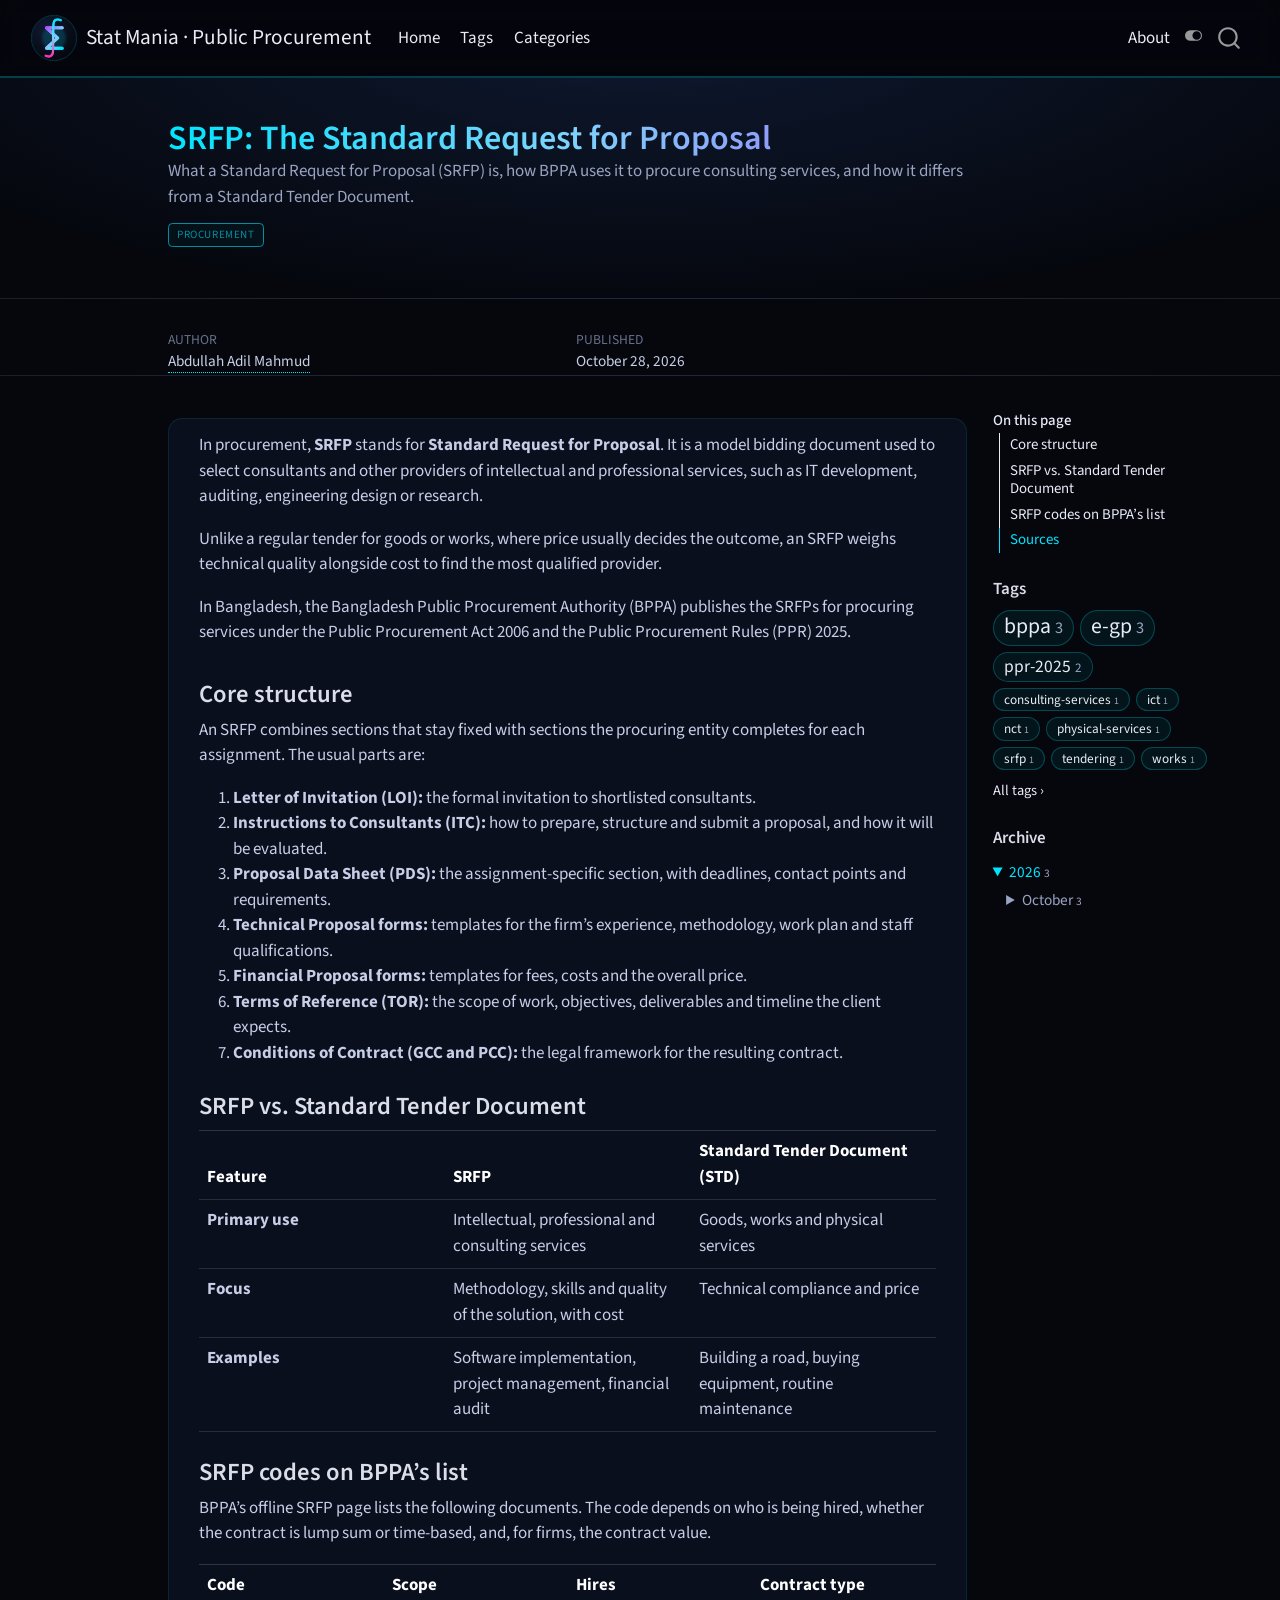
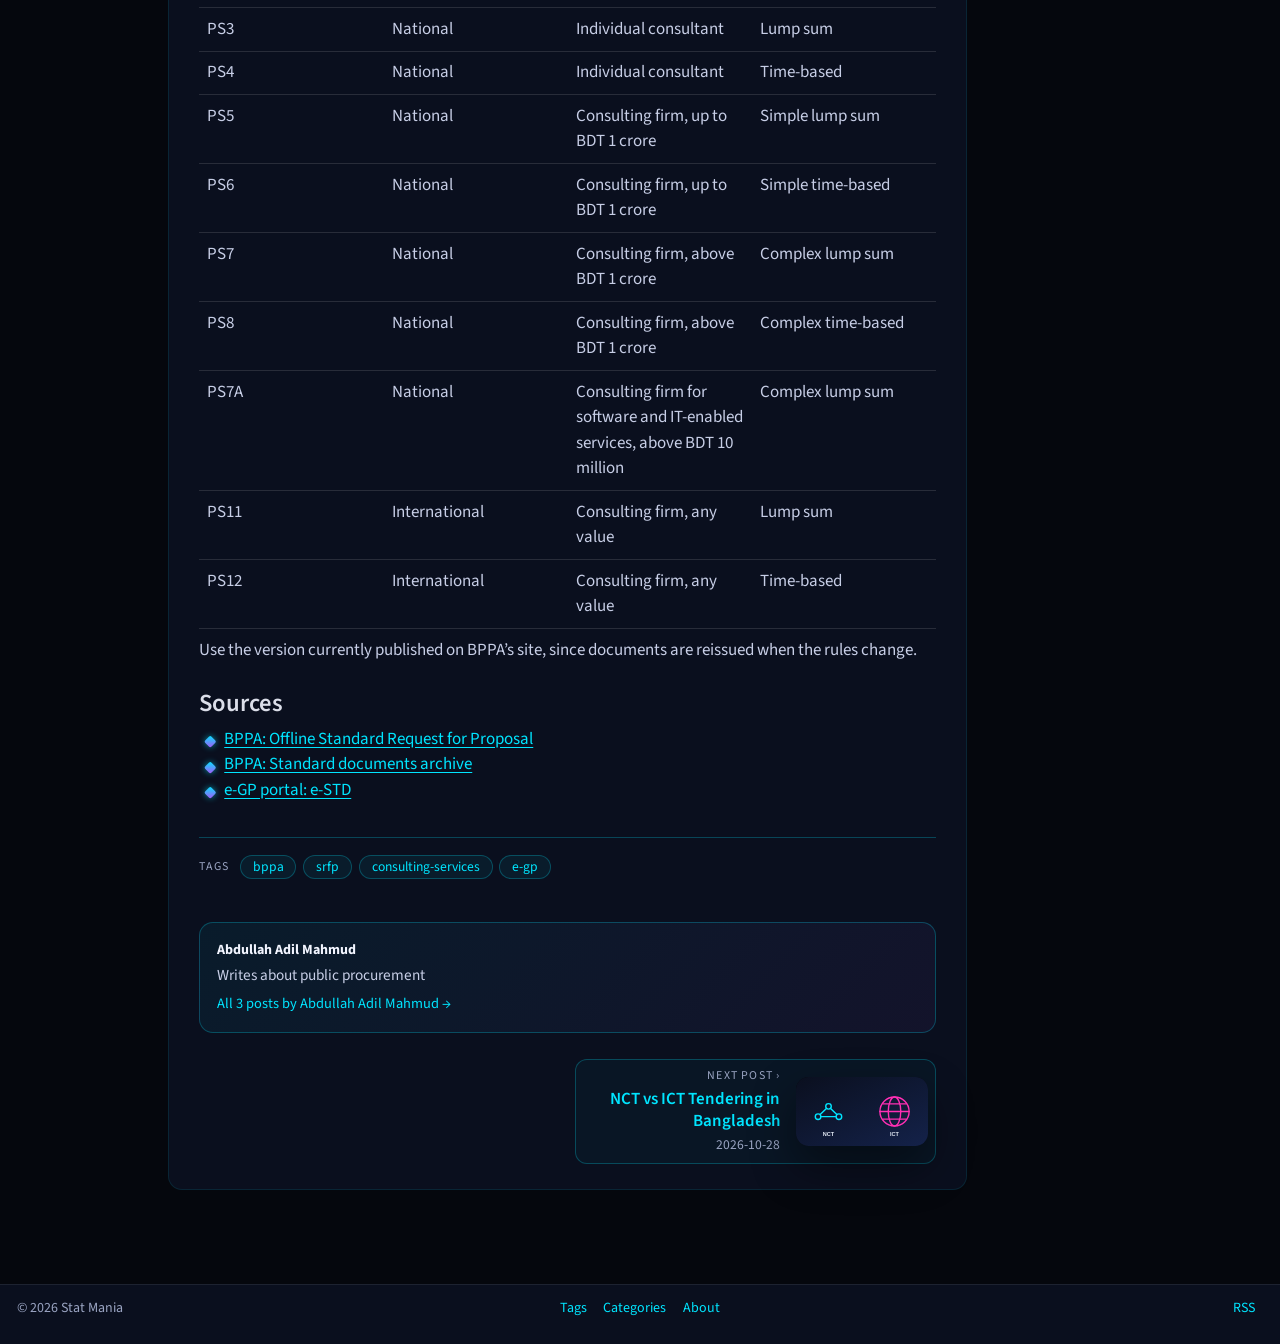
<file: docs/posts/SRFP.html>
<!DOCTYPE html>
<html xmlns="http://www.w3.org/1999/xhtml" lang="en" xml:lang="en"><head>

<meta charset="utf-8">
<meta name="generator" content="quarto-1.9.38">

<meta name="viewport" content="width=device-width, initial-scale=1.0, user-scalable=yes">

<meta name="author" content="Abdullah Adil Mahmud">
<meta name="dcterms.date" content="2026-10-28">
<meta name="description" content="What a Standard Request for Proposal (SRFP) is, how BPPA uses it to procure consulting services, and how it differs from a Standard Tender Document.">

<title>SRFP: The Standard Request for Proposal – Stat Mania · Public Procurement</title>
<style>
/* Default styles provided by pandoc.
** See https://pandoc.org/MANUAL.html#variables-for-html for config info.
*/
code{white-space: pre-wrap;}
span.smallcaps{font-variant: small-caps;}
div.columns{display: flex; gap: min(4vw, 1.5em);}
div.column{flex: auto; overflow-x: auto;}
div.hanging-indent{margin-left: 1.5em; text-indent: -1.5em;}
ul.task-list{list-style: none;}
ul.task-list li input[type="checkbox"] {
  width: 0.8em;
  margin: 0 0.8em 0.2em -1em; /* quarto-specific, see https://github.com/quarto-dev/quarto-cli/issues/4556 */ 
  vertical-align: middle;
}
</style>


<script src="../site_libs/quarto-nav/quarto-nav.js"></script>
<script src="../site_libs/quarto-nav/headroom.min.js"></script>
<script src="../site_libs/clipboard/clipboard.min.js"></script>
<script src="../site_libs/quarto-search/autocomplete.umd.js"></script>
<script src="../site_libs/quarto-search/fuse.min.js"></script>
<script src="../site_libs/quarto-search/quarto-search.js"></script>
<meta name="quarto:offset" content="../">
<link href="../img/statmania_logo.svg" rel="icon" type="image/svg+xml">
<script src="../site_libs/quarto-html/quarto.js" type="module"></script>
<script src="../site_libs/quarto-html/tabsets/tabsets.js" type="module"></script>
<script src="../site_libs/quarto-html/popper.min.js"></script>
<script src="../site_libs/quarto-html/tippy.umd.min.js"></script>
<script src="../site_libs/quarto-html/anchor.min.js"></script>
<link href="../site_libs/quarto-html/tippy.css" rel="stylesheet">
<link href="../site_libs/quarto-html/quarto-syntax-highlighting-de63f62b328812d8e578a4d74e282472.css" rel="stylesheet" class="quarto-color-scheme" id="quarto-text-highlighting-styles">
<link href="../site_libs/quarto-html/quarto-syntax-highlighting-dark-ccafe2c99a4564d55934ca8539ca9f46.css" rel="stylesheet" class="quarto-color-scheme quarto-color-alternate" id="quarto-text-highlighting-styles">
<script src="../site_libs/bootstrap/bootstrap.min.js"></script>
<link href="../site_libs/bootstrap/bootstrap-icons.css" rel="stylesheet">
<link href="../site_libs/bootstrap/bootstrap-b8696a51c095cdbf2ccb16e4a62a2ef3.min.css" rel="stylesheet" append-hash="true" class="quarto-color-scheme" id="quarto-bootstrap" data-mode="light">
<link href="../site_libs/bootstrap/bootstrap-dark-de4fa3b7647c5fefd9d59d6b8dfc486f.min.css" rel="stylesheet" append-hash="true" class="quarto-color-scheme quarto-color-alternate" id="quarto-bootstrap" data-mode="dark">
<script id="quarto-search-options" type="application/json">{
  "location": "navbar",
  "copy-button": false,
  "collapse-after": 3,
  "panel-placement": "end",
  "type": "overlay",
  "limit": 50,
  "keyboard-shortcut": [
    "f",
    "/",
    "s"
  ],
  "show-item-context": false,
  "language": {
    "search-no-results-text": "No results",
    "search-matching-documents-text": "matching documents",
    "search-copy-link-title": "Copy link to search",
    "search-hide-matches-text": "Hide additional matches",
    "search-more-match-text": "more match in this document",
    "search-more-matches-text": "more matches in this document",
    "search-clear-button-title": "Clear",
    "search-text-placeholder": "",
    "search-detached-cancel-button-title": "Cancel",
    "search-submit-button-title": "Submit",
    "search-label": "Search"
  }
}</script>


<link rel="stylesheet" href="../site_libs/quarto-contrib/quarto-project/blogkit/styles.css">
</head>

<body class="nav-fixed quarto-dark"><script id="quarto-html-before-body" type="application/javascript">
    const toggleBodyColorMode = (bsSheetEl) => {
      const mode = bsSheetEl.getAttribute("data-mode");
      const bodyEl = window.document.querySelector("body");
      if (mode === "dark") {
        bodyEl.classList.add("quarto-dark");
        bodyEl.classList.remove("quarto-light");
      } else {
        bodyEl.classList.add("quarto-light");
        bodyEl.classList.remove("quarto-dark");
      }
    }
    const toggleBodyColorPrimary = () => {
      const bsSheetEl = window.document.querySelector("link#quarto-bootstrap:not([rel=disabled-stylesheet])");
      if (bsSheetEl) {
        toggleBodyColorMode(bsSheetEl);
      }
    }
    const setColorSchemeToggle = (alternate) => {
      const toggles = window.document.querySelectorAll('.quarto-color-scheme-toggle');
      for (let i=0; i < toggles.length; i++) {
        const toggle = toggles[i];
        if (toggle) {
          if (alternate) {
            toggle.classList.add("alternate");
          } else {
            toggle.classList.remove("alternate");
          }
        }
      }
    };
    const toggleColorMode = (alternate) => {
      // Switch the stylesheets
      const primaryStylesheets = window.document.querySelectorAll('link.quarto-color-scheme:not(.quarto-color-alternate)');
      const alternateStylesheets = window.document.querySelectorAll('link.quarto-color-scheme.quarto-color-alternate');
      manageTransitions('#quarto-margin-sidebar .nav-link', false);
      if (alternate) {
        // note: dark is layered on light, we don't disable primary!
        enableStylesheet(alternateStylesheets);
        for (const sheetNode of alternateStylesheets) {
          if (sheetNode.id === "quarto-bootstrap") {
            toggleBodyColorMode(sheetNode);
          }
        }
      } else {
        disableStylesheet(alternateStylesheets);
        enableStylesheet(primaryStylesheets)
        toggleBodyColorPrimary();
      }
      manageTransitions('#quarto-margin-sidebar .nav-link', true);
      // Switch the toggles
      setColorSchemeToggle(alternate)
      // Hack to workaround the fact that safari doesn't
      // properly recolor the scrollbar when toggling (#1455)
      if (navigator.userAgent.indexOf('Safari') > 0 && navigator.userAgent.indexOf('Chrome') == -1) {
        manageTransitions("body", false);
        window.scrollTo(0, 1);
        setTimeout(() => {
          window.scrollTo(0, 0);
          manageTransitions("body", true);
        }, 40);
      }
    }
    const disableStylesheet = (stylesheets) => {
      for (let i=0; i < stylesheets.length; i++) {
        const stylesheet = stylesheets[i];
        stylesheet.rel = 'disabled-stylesheet';
      }
    }
    const enableStylesheet = (stylesheets) => {
      for (let i=0; i < stylesheets.length; i++) {
        const stylesheet = stylesheets[i];
        if(stylesheet.rel !== 'stylesheet') { // for Chrome, which will still FOUC without this check
          stylesheet.rel = 'stylesheet';
        }
      }
    }
    const manageTransitions = (selector, allowTransitions) => {
      const els = window.document.querySelectorAll(selector);
      for (let i=0; i < els.length; i++) {
        const el = els[i];
        if (allowTransitions) {
          el.classList.remove('notransition');
        } else {
          el.classList.add('notransition');
        }
      }
    }
    const isFileUrl = () => {
      return window.location.protocol === 'file:';
    }
    const hasAlternateSentinel = () => {
      let styleSentinel = getColorSchemeSentinel();
      if (styleSentinel !== null) {
        return styleSentinel === "alternate";
      } else {
        return false;
      }
    }
    const setStyleSentinel = (alternate) => {
      const value = alternate ? "alternate" : "default";
      if (!isFileUrl()) {
        window.localStorage.setItem("quarto-color-scheme", value);
      } else {
        localAlternateSentinel = value;
      }
    }
    const getColorSchemeSentinel = () => {
      if (!isFileUrl()) {
        const storageValue = window.localStorage.getItem("quarto-color-scheme");
        return storageValue != null ? storageValue : localAlternateSentinel;
      } else {
        return localAlternateSentinel;
      }
    }
    const toggleGiscusIfUsed = (isAlternate, darkModeDefault) => {
      const baseTheme = document.querySelector('#giscus-base-theme')?.value ?? 'light';
      const alternateTheme = document.querySelector('#giscus-alt-theme')?.value ?? 'dark';
      let newTheme = '';
      if(authorPrefersDark) {
        newTheme = isAlternate ? baseTheme : alternateTheme;
      } else {
        newTheme = isAlternate ? alternateTheme : baseTheme;
      }
      const changeGiscusTheme = () => {
        // From: https://github.com/giscus/giscus/issues/336
        const sendMessage = (message) => {
          const iframe = document.querySelector('iframe.giscus-frame');
          if (!iframe) return;
          iframe.contentWindow.postMessage({ giscus: message }, 'https://giscus.app');
        }
        sendMessage({
          setConfig: {
            theme: newTheme
          }
        });
      }
      const isGiscussLoaded = window.document.querySelector('iframe.giscus-frame') !== null;
      if (isGiscussLoaded) {
        changeGiscusTheme();
      }
    };
    const authorPrefersDark = true;
    const darkModeDefault = authorPrefersDark;
    let localAlternateSentinel = darkModeDefault ? 'alternate' : 'default';
    // Dark / light mode switch
    window.quartoToggleColorScheme = () => {
      // Read the current dark / light value
      let toAlternate = !hasAlternateSentinel();
      toggleColorMode(toAlternate);
      setStyleSentinel(toAlternate);
      toggleGiscusIfUsed(toAlternate, darkModeDefault);
      window.dispatchEvent(new Event('resize'));
    };
    // Switch to dark mode if need be
    if (hasAlternateSentinel()) {
      toggleColorMode(true);
    } else {
      toggleColorMode(false);
    }
  </script>

<div id="quarto-search-results"></div>
  <header id="quarto-header" class="headroom fixed-top quarto-banner">
    <nav class="navbar navbar-expand-lg " data-bs-theme="dark">
      <div class="navbar-container container-fluid">
      <div class="navbar-brand-container mx-auto">
    <a href="../index.html" class="navbar-brand navbar-brand-logo">
    <img src="../img/statmania_logo.svg" alt="" class="navbar-logo light-content">
    <img src="../img/statmania_logo.svg" alt="" class="navbar-logo dark-content">
    </a>
    <a class="navbar-brand" href="../index.html">
    <span class="navbar-title">Stat Mania · Public Procurement</span>
    </a>
  </div>
            <div id="quarto-search" class="" title="Search"></div>
          <button class="navbar-toggler" type="button" data-bs-toggle="collapse" data-bs-target="#navbarCollapse" aria-controls="navbarCollapse" role="menu" aria-expanded="false" aria-label="Toggle navigation" onclick="if (window.quartoToggleHeadroom) { window.quartoToggleHeadroom(); }">
  <span class="navbar-toggler-icon"></span>
</button>
          <div class="collapse navbar-collapse" id="navbarCollapse">
            <ul class="navbar-nav navbar-nav-scroll me-auto">
  <li class="nav-item">
    <a class="nav-link" href="../index.html"> 
<span class="menu-text">Home</span></a>
  </li>  
  <li class="nav-item">
    <a class="nav-link" href="../tags.html"> 
<span class="menu-text">Tags</span></a>
  </li>  
  <li class="nav-item">
    <a class="nav-link" href="../categories.html"> 
<span class="menu-text">Categories</span></a>
  </li>  
</ul>
            <ul class="navbar-nav navbar-nav-scroll ms-auto">
  <li class="nav-item">
    <a class="nav-link" href="../about.html"> 
<span class="menu-text">About</span></a>
  </li>  
</ul>
          </div> <!-- /navcollapse -->
            <div class="quarto-navbar-tools">
  <a href="" class="quarto-color-scheme-toggle quarto-navigation-tool  px-1" onclick="window.quartoToggleColorScheme(); return false;" title="Toggle dark mode"><i class="bi"></i></a>
</div>
      </div> <!-- /container-fluid -->
    </nav>
</header>
<!-- content -->
<header id="title-block-header" class="quarto-title-block default page-columns page-full">
  <div class="quarto-title-banner page-columns page-full">
    <div class="quarto-title column-body">
      <h1 class="title">SRFP: The Standard Request for Proposal</h1>
                  <div>
        <div class="description">
          What a Standard Request for Proposal (SRFP) is, how BPPA uses it to procure consulting services, and how it differs from a Standard Tender Document.
        </div>
      </div>
                          <div class="quarto-categories">
                <div class="quarto-category">Procurement</div>
              </div>
                  </div>
  </div>
    
  
  <div class="quarto-title-meta">

      <div>
      <div class="quarto-title-meta-heading">Author</div>
      <div class="quarto-title-meta-contents">
               <p>Abdullah Adil Mahmud </p>
            </div>
    </div>
      
      <div>
      <div class="quarto-title-meta-heading">Published</div>
      <div class="quarto-title-meta-contents">
        <p class="date">October 28, 2026</p>
      </div>
    </div>
    
      
    </div>
    
  
  </header><div id="quarto-content" class="quarto-container page-columns page-rows-contents page-layout-article page-navbar">
<!-- sidebar -->
<!-- margin-sidebar -->
    <div id="quarto-margin-sidebar" class="sidebar margin-sidebar">
        <nav id="TOC" role="doc-toc" class="toc-active">
    <h2 id="toc-title">On this page</h2>
   
  <ul>
  <li><a href="#core-structure" id="toc-core-structure" class="nav-link active" data-scroll-target="#core-structure">Core structure</a></li>
  <li><a href="#srfp-vs.-standard-tender-document" id="toc-srfp-vs.-standard-tender-document" class="nav-link" data-scroll-target="#srfp-vs.-standard-tender-document">SRFP vs.&nbsp;Standard Tender Document</a></li>
  <li><a href="#srfp-codes-on-bppas-list" id="toc-srfp-codes-on-bppas-list" class="nav-link" data-scroll-target="#srfp-codes-on-bppas-list">SRFP codes on BPPA’s list</a></li>
  <li><a href="#sources" id="toc-sources" class="nav-link" data-scroll-target="#sources">Sources</a></li>
  </ul>
</nav>
    </div>
<!-- main -->
<main class="content quarto-banner-title-block" id="quarto-document-content">






<p>In procurement, <strong>SRFP</strong> stands for <strong>Standard Request for Proposal</strong>. It is a model bidding document used to select consultants and other providers of intellectual and professional services, such as IT development, auditing, engineering design or research.</p>
<p>Unlike a regular tender for goods or works, where price usually decides the outcome, an SRFP weighs technical quality alongside cost to find the most qualified provider.</p>
<p>In Bangladesh, the Bangladesh Public Procurement Authority (BPPA) publishes the SRFPs for procuring services under the Public Procurement Act 2006 and the Public Procurement Rules (PPR) 2025.</p>
<section id="core-structure" class="level3">
<h3 class="anchored" data-anchor-id="core-structure">Core structure</h3>
<p>An SRFP combines sections that stay fixed with sections the procuring entity completes for each assignment. The usual parts are:</p>
<ol type="1">
<li><strong>Letter of Invitation (LOI):</strong> the formal invitation to shortlisted consultants.</li>
<li><strong>Instructions to Consultants (ITC):</strong> how to prepare, structure and submit a proposal, and how it will be evaluated.</li>
<li><strong>Proposal Data Sheet (PDS):</strong> the assignment-specific section, with deadlines, contact points and requirements.</li>
<li><strong>Technical Proposal forms:</strong> templates for the firm’s experience, methodology, work plan and staff qualifications.</li>
<li><strong>Financial Proposal forms:</strong> templates for fees, costs and the overall price.</li>
<li><strong>Terms of Reference (TOR):</strong> the scope of work, objectives, deliverables and timeline the client expects.</li>
<li><strong>Conditions of Contract (GCC and PCC):</strong> the legal framework for the resulting contract.</li>
</ol>
</section>
<section id="srfp-vs.-standard-tender-document" class="level3">
<h3 class="anchored" data-anchor-id="srfp-vs.-standard-tender-document">SRFP vs.&nbsp;Standard Tender Document</h3>
<table class="caption-top table">
<colgroup>
<col style="width: 33%">
<col style="width: 33%">
<col style="width: 33%">
</colgroup>
<thead>
<tr class="header">
<th style="text-align: left;">Feature</th>
<th style="text-align: left;">SRFP</th>
<th style="text-align: left;">Standard Tender Document (STD)</th>
</tr>
</thead>
<tbody>
<tr class="odd">
<td style="text-align: left;"><strong>Primary use</strong></td>
<td style="text-align: left;">Intellectual, professional and consulting services</td>
<td style="text-align: left;">Goods, works and physical services</td>
</tr>
<tr class="even">
<td style="text-align: left;"><strong>Focus</strong></td>
<td style="text-align: left;">Methodology, skills and quality of the solution, with cost</td>
<td style="text-align: left;">Technical compliance and price</td>
</tr>
<tr class="odd">
<td style="text-align: left;"><strong>Examples</strong></td>
<td style="text-align: left;">Software implementation, project management, financial audit</td>
<td style="text-align: left;">Building a road, buying equipment, routine maintenance</td>
</tr>
</tbody>
</table>
</section>
<section id="srfp-codes-on-bppas-list" class="level3">
<h3 class="anchored" data-anchor-id="srfp-codes-on-bppas-list">SRFP codes on BPPA’s list</h3>
<p>BPPA’s offline SRFP page lists the following documents. The code depends on who is being hired, whether the contract is lump sum or time-based, and, for firms, the contract value.</p>
<table class="caption-top table">
<colgroup>
<col style="width: 25%">
<col style="width: 25%">
<col style="width: 25%">
<col style="width: 25%">
</colgroup>
<thead>
<tr class="header">
<th style="text-align: left;">Code</th>
<th style="text-align: left;">Scope</th>
<th style="text-align: left;">Hires</th>
<th style="text-align: left;">Contract type</th>
</tr>
</thead>
<tbody>
<tr class="odd">
<td style="text-align: left;">PS3</td>
<td style="text-align: left;">National</td>
<td style="text-align: left;">Individual consultant</td>
<td style="text-align: left;">Lump sum</td>
</tr>
<tr class="even">
<td style="text-align: left;">PS4</td>
<td style="text-align: left;">National</td>
<td style="text-align: left;">Individual consultant</td>
<td style="text-align: left;">Time-based</td>
</tr>
<tr class="odd">
<td style="text-align: left;">PS5</td>
<td style="text-align: left;">National</td>
<td style="text-align: left;">Consulting firm, up to BDT 1 crore</td>
<td style="text-align: left;">Simple lump sum</td>
</tr>
<tr class="even">
<td style="text-align: left;">PS6</td>
<td style="text-align: left;">National</td>
<td style="text-align: left;">Consulting firm, up to BDT 1 crore</td>
<td style="text-align: left;">Simple time-based</td>
</tr>
<tr class="odd">
<td style="text-align: left;">PS7</td>
<td style="text-align: left;">National</td>
<td style="text-align: left;">Consulting firm, above BDT 1 crore</td>
<td style="text-align: left;">Complex lump sum</td>
</tr>
<tr class="even">
<td style="text-align: left;">PS8</td>
<td style="text-align: left;">National</td>
<td style="text-align: left;">Consulting firm, above BDT 1 crore</td>
<td style="text-align: left;">Complex time-based</td>
</tr>
<tr class="odd">
<td style="text-align: left;">PS7A</td>
<td style="text-align: left;">National</td>
<td style="text-align: left;">Consulting firm for software and IT-enabled services, above BDT 10 million</td>
<td style="text-align: left;">Complex lump sum</td>
</tr>
<tr class="even">
<td style="text-align: left;">PS11</td>
<td style="text-align: left;">International</td>
<td style="text-align: left;">Consulting firm, any value</td>
<td style="text-align: left;">Lump sum</td>
</tr>
<tr class="odd">
<td style="text-align: left;">PS12</td>
<td style="text-align: left;">International</td>
<td style="text-align: left;">Consulting firm, any value</td>
<td style="text-align: left;">Time-based</td>
</tr>
</tbody>
</table>
<p>Use the version currently published on BPPA’s site, since documents are reissued when the rules change.</p>
</section>
<section id="sources" class="level3">
<h3 class="anchored" data-anchor-id="sources">Sources</h3>
<ul>
<li><a href="https://bppa.gov.bd/standard-documents/offline-standard-request-for-proposal.html">BPPA: Offline Standard Request for Proposal</a></li>
<li><a href="https://www.bppa.gov.bd/standard-documents/standard-archive.html">BPPA: Standard documents archive</a></li>
<li><a href="https://www.eprocure.gov.bd/eSTD.jsp">e-GP portal: e-STD</a></li>
</ul>


</section>

</main> <!-- /main -->
<script>
/* Blog-wide "See hint" / "Reveal code" toggles.
   Markup in a post:
     ::: {.reveal-code}
     ::: {.hint}
     Hint text
     :::

     ```c
     code
     ```
     :::
   Without JavaScript the code and hint simply stay visible. */
(function () {
  function init() {
    document.querySelectorAll('.reveal-code').forEach(function (box, n) {
      var hint = box.querySelector(':scope > .hint');
      var code = box.querySelector(':scope > .code-copy-outer-scaffold, :scope > .sourceCode, :scope > pre');
      if (!code) return;
      var bar = document.createElement('div');
      bar.className = 'rc-bar';
      function button(label, target, shown, hidden) {
        var b = document.createElement('button');
        b.type = 'button';
        b.className = 'rc-btn';
        b.textContent = shown;
        b.setAttribute('aria-expanded', 'false');
        b.setAttribute('aria-controls', target.id);
        b.addEventListener('click', function () {
          var open = target.classList.toggle('rc-open');
          b.textContent = open ? hidden : shown;
          b.setAttribute('aria-expanded', open);
        });
        bar.appendChild(b);
      }
      code.id = code.id || 'rc-code-' + n;
      if (hint) {
        hint.id = hint.id || 'rc-hint-' + n;
        button('hint', hint, 'See hint', 'Hide hint');
      }
      button('code', code, 'Reveal code', 'Hide code');
      box.insertBefore(bar, box.firstChild);
      box.classList.add('rc-ready');
    });
  }
  if (document.readyState === 'loading') document.addEventListener('DOMContentLoaded', init);
  else init();
})();
</script>
<script>
/* Blogkit: load blogkit.js from the site root, whatever the page depth. */
(function () {
  var m = document.querySelector('meta[name="quarto:offset"]');
  var base = m ? m.getAttribute('content') : '';
  if (base === './') base = '';
  var s = document.createElement('script');
  s.src = base + 'blogkit.js';
  s.dataset.base = base;
  document.body.appendChild(s);
})();
</script>
<script id="quarto-html-after-body" type="application/javascript">
  window.document.addEventListener("DOMContentLoaded", function (event) {
    // Ensure there is a toggle, if there isn't float one in the top right
    if (window.document.querySelector('.quarto-color-scheme-toggle') === null) {
      const a = window.document.createElement('a');
      a.classList.add('top-right');
      a.classList.add('quarto-color-scheme-toggle');
      a.href = "";
      a.onclick = function() { try { window.quartoToggleColorScheme(); } catch {} return false; };
      const i = window.document.createElement("i");
      i.classList.add('bi');
      a.appendChild(i);
      window.document.body.appendChild(a);
    }
    setColorSchemeToggle(hasAlternateSentinel())
    const icon = "";
    const anchorJS = new window.AnchorJS();
    anchorJS.options = {
      placement: 'right',
      icon: icon
    };
    anchorJS.add('.anchored');
    const isCodeAnnotation = (el) => {
      for (const clz of el.classList) {
        if (clz.startsWith('code-annotation-')) {                     
          return true;
        }
      }
      return false;
    }
    const onCopySuccess = function(e) {
      // button target
      const button = e.trigger;
      // don't keep focus
      button.blur();
      // flash "checked"
      button.classList.add('code-copy-button-checked');
      var currentTitle = button.getAttribute("title");
      button.setAttribute("title", "Copied!");
      let tooltip;
      if (window.bootstrap) {
        button.setAttribute("data-bs-toggle", "tooltip");
        button.setAttribute("data-bs-placement", "left");
        button.setAttribute("data-bs-title", "Copied!");
        tooltip = new bootstrap.Tooltip(button, 
          { trigger: "manual", 
            customClass: "code-copy-button-tooltip",
            offset: [0, -8]});
        tooltip.show();    
      }
      setTimeout(function() {
        if (tooltip) {
          tooltip.hide();
          button.removeAttribute("data-bs-title");
          button.removeAttribute("data-bs-toggle");
          button.removeAttribute("data-bs-placement");
        }
        button.setAttribute("title", currentTitle);
        button.classList.remove('code-copy-button-checked');
      }, 1000);
      // clear code selection
      e.clearSelection();
    }
    const getTextToCopy = function(trigger) {
      const outerScaffold = trigger.parentElement.cloneNode(true);
      const codeEl = outerScaffold.querySelector('code');
      for (const childEl of codeEl.children) {
        if (isCodeAnnotation(childEl)) {
          childEl.remove();
        }
      }
      return codeEl.innerText;
    }
    const clipboard = new window.ClipboardJS('.code-copy-button:not([data-in-quarto-modal])', {
      text: getTextToCopy
    });
    clipboard.on('success', onCopySuccess);
    if (window.document.getElementById('quarto-embedded-source-code-modal')) {
      const clipboardModal = new window.ClipboardJS('.code-copy-button[data-in-quarto-modal]', {
        text: getTextToCopy,
        container: window.document.getElementById('quarto-embedded-source-code-modal')
      });
      clipboardModal.on('success', onCopySuccess);
    }
      var localhostRegex = new RegExp(/^(?:http|https):\/\/localhost\:?[0-9]*\//);
      var mailtoRegex = new RegExp(/^mailto:/);
        var filterRegex = new RegExp("https:\/\/www\.statmania\.info\/public-procurement\/");
      var isInternal = (href) => {
          return filterRegex.test(href) || localhostRegex.test(href) || mailtoRegex.test(href);
      }
      // Inspect non-navigation links and adorn them if external
     var links = window.document.querySelectorAll('a[href]:not(.nav-link):not(.navbar-brand):not(.toc-action):not(.sidebar-link):not(.sidebar-item-toggle):not(.pagination-link):not(.no-external):not([aria-hidden]):not(.dropdown-item):not(.quarto-navigation-tool):not(.about-link)');
      for (var i=0; i<links.length; i++) {
        const link = links[i];
        if (!isInternal(link.href)) {
          // undo the damage that might have been done by quarto-nav.js in the case of
          // links that we want to consider external
          if (link.dataset.originalHref !== undefined) {
            link.href = link.dataset.originalHref;
          }
        }
      }
    function tippyHover(el, contentFn, onTriggerFn, onUntriggerFn) {
      const config = {
        allowHTML: true,
        maxWidth: 500,
        delay: 100,
        arrow: false,
        appendTo: function(el) {
            return el.parentElement;
        },
        interactive: true,
        interactiveBorder: 10,
        theme: 'quarto',
        placement: 'bottom-start',
      };
      if (contentFn) {
        config.content = contentFn;
      }
      if (onTriggerFn) {
        config.onTrigger = onTriggerFn;
      }
      if (onUntriggerFn) {
        config.onUntrigger = onUntriggerFn;
      }
      window.tippy(el, config); 
    }
    const noterefs = window.document.querySelectorAll('a[role="doc-noteref"]');
    for (var i=0; i<noterefs.length; i++) {
      const ref = noterefs[i];
      tippyHover(ref, function() {
        // use id or data attribute instead here
        let href = ref.getAttribute('data-footnote-href') || ref.getAttribute('href');
        try { href = new URL(href).hash; } catch {}
        const id = href.replace(/^#\/?/, "");
        const note = window.document.getElementById(id);
        if (note) {
          return note.innerHTML;
        } else {
          return "";
        }
      });
    }
    const xrefs = window.document.querySelectorAll('a.quarto-xref');
    const processXRef = (id, note) => {
      // Strip column container classes
      const stripColumnClz = (el) => {
        el.classList.remove("page-full", "page-columns");
        if (el.children) {
          for (const child of el.children) {
            stripColumnClz(child);
          }
        }
      }
      stripColumnClz(note)
      if (id === null || id.startsWith('sec-')) {
        // Special case sections, only their first couple elements
        const container = document.createElement("div");
        if (note.children && note.children.length > 2) {
          container.appendChild(note.children[0].cloneNode(true));
          for (let i = 1; i < note.children.length; i++) {
            const child = note.children[i];
            if (child.tagName === "P" && child.innerText === "") {
              continue;
            } else {
              container.appendChild(child.cloneNode(true));
              break;
            }
          }
          if (window.Quarto?.typesetMath) {
            window.Quarto.typesetMath(container);
          }
          return container.innerHTML
        } else {
          if (window.Quarto?.typesetMath) {
            window.Quarto.typesetMath(note);
          }
          return note.innerHTML;
        }
      } else {
        // Remove any anchor links if they are present
        const anchorLink = note.querySelector('a.anchorjs-link');
        if (anchorLink) {
          anchorLink.remove();
        }
        if (window.Quarto?.typesetMath) {
          window.Quarto.typesetMath(note);
        }
        if (note.classList.contains("callout")) {
          return note.outerHTML;
        } else {
          return note.innerHTML;
        }
      }
    }
    for (var i=0; i<xrefs.length; i++) {
      const xref = xrefs[i];
      tippyHover(xref, undefined, function(instance) {
        instance.disable();
        let url = xref.getAttribute('href');
        let hash = undefined; 
        if (url.startsWith('#')) {
          hash = url;
        } else {
          try { hash = new URL(url).hash; } catch {}
        }
        if (hash) {
          const id = hash.replace(/^#\/?/, "");
          const note = window.document.getElementById(id);
          if (note !== null) {
            try {
              const html = processXRef(id, note.cloneNode(true));
              instance.setContent(html);
            } finally {
              instance.enable();
              instance.show();
            }
          } else {
            // See if we can fetch this
            fetch(url.split('#')[0])
            .then(res => res.text())
            .then(html => {
              const parser = new DOMParser();
              const htmlDoc = parser.parseFromString(html, "text/html");
              const note = htmlDoc.getElementById(id);
              if (note !== null) {
                const html = processXRef(id, note);
                instance.setContent(html);
              } 
            }).finally(() => {
              instance.enable();
              instance.show();
            });
          }
        } else {
          // See if we can fetch a full url (with no hash to target)
          // This is a special case and we should probably do some content thinning / targeting
          fetch(url)
          .then(res => res.text())
          .then(html => {
            const parser = new DOMParser();
            const htmlDoc = parser.parseFromString(html, "text/html");
            const note = htmlDoc.querySelector('main.content');
            if (note !== null) {
              // This should only happen for chapter cross references
              // (since there is no id in the URL)
              // remove the first header
              if (note.children.length > 0 && note.children[0].tagName === "HEADER") {
                note.children[0].remove();
              }
              const html = processXRef(null, note);
              instance.setContent(html);
            } 
          }).finally(() => {
            instance.enable();
            instance.show();
          });
        }
      }, function(instance) {
      });
    }
        let selectedAnnoteEl;
        const selectorForAnnotation = ( cell, annotation) => {
          let cellAttr = 'data-code-cell="' + cell + '"';
          let lineAttr = 'data-code-annotation="' +  annotation + '"';
          const selector = 'span[' + cellAttr + '][' + lineAttr + ']';
          return selector;
        }
        const selectCodeLines = (annoteEl) => {
          const doc = window.document;
          const targetCell = annoteEl.getAttribute("data-target-cell");
          const targetAnnotation = annoteEl.getAttribute("data-target-annotation");
          const annoteSpan = window.document.querySelector(selectorForAnnotation(targetCell, targetAnnotation));
          const lines = annoteSpan.getAttribute("data-code-lines").split(",");
          const lineIds = lines.map((line) => {
            return targetCell + "-" + line;
          })
          let top = null;
          let height = null;
          let parent = null;
          if (lineIds.length > 0) {
              //compute the position of the single el (top and bottom and make a div)
              const el = window.document.getElementById(lineIds[0]);
              top = el.offsetTop;
              height = el.offsetHeight;
              parent = el.parentElement.parentElement;
            if (lineIds.length > 1) {
              const lastEl = window.document.getElementById(lineIds[lineIds.length - 1]);
              const bottom = lastEl.offsetTop + lastEl.offsetHeight;
              height = bottom - top;
            }
            if (top !== null && height !== null && parent !== null) {
              // cook up a div (if necessary) and position it 
              let div = window.document.getElementById("code-annotation-line-highlight");
              if (div === null) {
                div = window.document.createElement("div");
                div.setAttribute("id", "code-annotation-line-highlight");
                div.style.position = 'absolute';
                parent.appendChild(div);
              }
              div.style.top = top - 2 + "px";
              div.style.height = height + 4 + "px";
              div.style.left = 0;
              let gutterDiv = window.document.getElementById("code-annotation-line-highlight-gutter");
              if (gutterDiv === null) {
                gutterDiv = window.document.createElement("div");
                gutterDiv.setAttribute("id", "code-annotation-line-highlight-gutter");
                gutterDiv.style.position = 'absolute';
                const codeCell = window.document.getElementById(targetCell);
                const gutter = codeCell.querySelector('.code-annotation-gutter');
                gutter.appendChild(gutterDiv);
              }
              gutterDiv.style.top = top - 2 + "px";
              gutterDiv.style.height = height + 4 + "px";
            }
            selectedAnnoteEl = annoteEl;
          }
        };
        const unselectCodeLines = () => {
          const elementsIds = ["code-annotation-line-highlight", "code-annotation-line-highlight-gutter"];
          elementsIds.forEach((elId) => {
            const div = window.document.getElementById(elId);
            if (div) {
              div.remove();
            }
          });
          selectedAnnoteEl = undefined;
        };
          // Handle positioning of the toggle
      window.addEventListener(
        "resize",
        throttle(() => {
          elRect = undefined;
          if (selectedAnnoteEl) {
            selectCodeLines(selectedAnnoteEl);
          }
        }, 10)
      );
      function throttle(fn, ms) {
      let throttle = false;
      let timer;
        return (...args) => {
          if(!throttle) { // first call gets through
              fn.apply(this, args);
              throttle = true;
          } else { // all the others get throttled
              if(timer) clearTimeout(timer); // cancel #2
              timer = setTimeout(() => {
                fn.apply(this, args);
                timer = throttle = false;
              }, ms);
          }
        };
      }
        // Attach click handler to the DT
        const annoteDls = window.document.querySelectorAll('dt[data-target-cell]');
        for (const annoteDlNode of annoteDls) {
          annoteDlNode.addEventListener('click', (event) => {
            const clickedEl = event.target;
            if (clickedEl !== selectedAnnoteEl) {
              unselectCodeLines();
              const activeEl = window.document.querySelector('dt[data-target-cell].code-annotation-active');
              if (activeEl) {
                activeEl.classList.remove('code-annotation-active');
              }
              selectCodeLines(clickedEl);
              clickedEl.classList.add('code-annotation-active');
            } else {
              // Unselect the line
              unselectCodeLines();
              clickedEl.classList.remove('code-annotation-active');
            }
          });
        }
    const findCites = (el) => {
      const parentEl = el.parentElement;
      if (parentEl) {
        const cites = parentEl.dataset.cites;
        if (cites) {
          return {
            el,
            cites: cites.split(' ')
          };
        } else {
          return findCites(el.parentElement)
        }
      } else {
        return undefined;
      }
    };
    var bibliorefs = window.document.querySelectorAll('a[role="doc-biblioref"]');
    for (var i=0; i<bibliorefs.length; i++) {
      const ref = bibliorefs[i];
      const citeInfo = findCites(ref);
      if (citeInfo) {
        tippyHover(citeInfo.el, function() {
          var popup = window.document.createElement('div');
          citeInfo.cites.forEach(function(cite) {
            var citeDiv = window.document.createElement('div');
            citeDiv.classList.add('hanging-indent');
            citeDiv.classList.add('csl-entry');
            var biblioDiv = window.document.getElementById('ref-' + cite);
            if (biblioDiv) {
              citeDiv.innerHTML = biblioDiv.innerHTML;
            }
            popup.appendChild(citeDiv);
          });
          return popup.innerHTML;
        });
      }
    }
  });
  </script>
</div> <!-- /content -->
<footer class="footer">
  <div class="nav-footer">
    <div class="nav-footer-left">
<p>© 2026 Stat Mania</p>
</div>   
    <div class="nav-footer-center">
      <ul class="footer-items list-unstyled">
    <li class="nav-item">
    <a class="nav-link" href="../tags.html">
<p>Tags</p>
</a>
  </li>  
    <li class="nav-item">
    <a class="nav-link" href="../categories.html">
<p>Categories</p>
</a>
  </li>  
    <li class="nav-item">
    <a class="nav-link" href="../about.html">
<p>About</p>
</a>
  </li>  
</ul>
    </div>
    <div class="nav-footer-right">
      <ul class="footer-items list-unstyled">
    <li class="nav-item">
    <a class="nav-link" href="../index.xml">
<p>RSS</p>
</a>
  </li>  
</ul>
    </div>
  </div>
</footer>




</body></html>
</file>
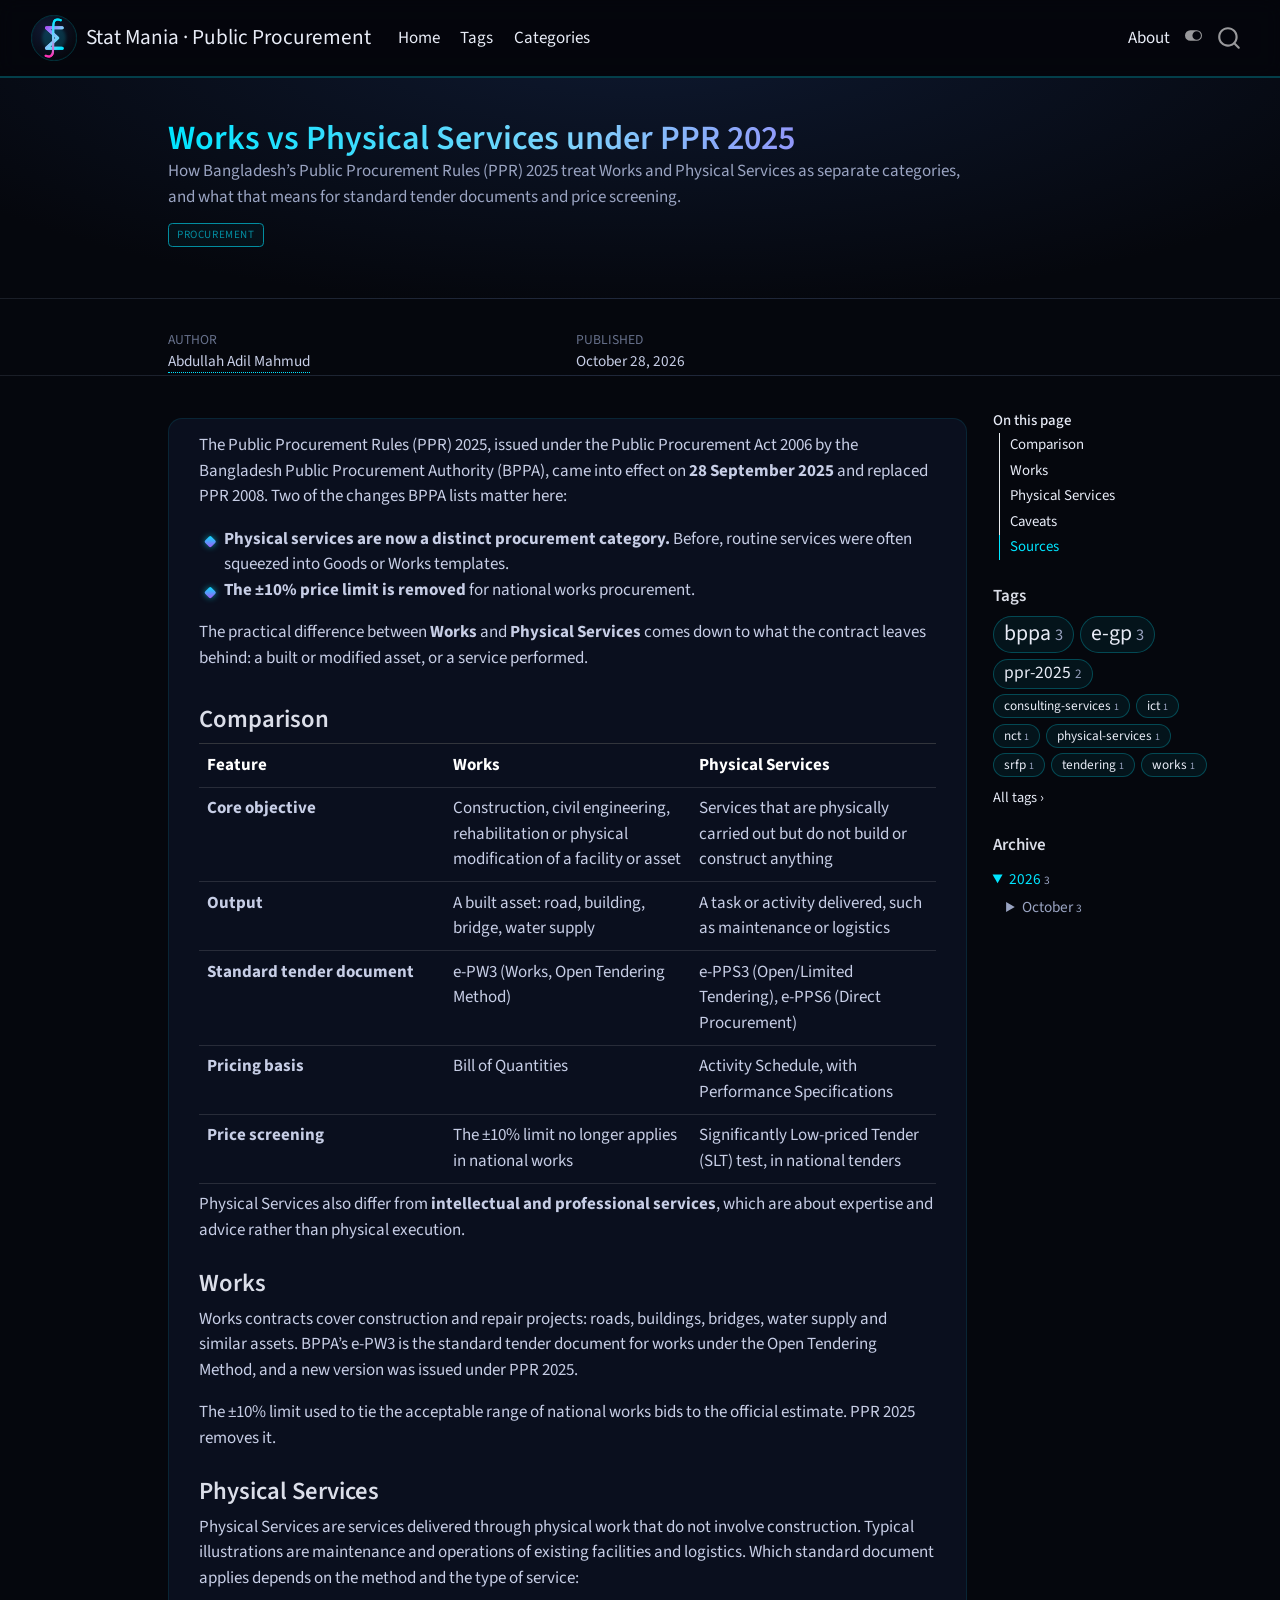
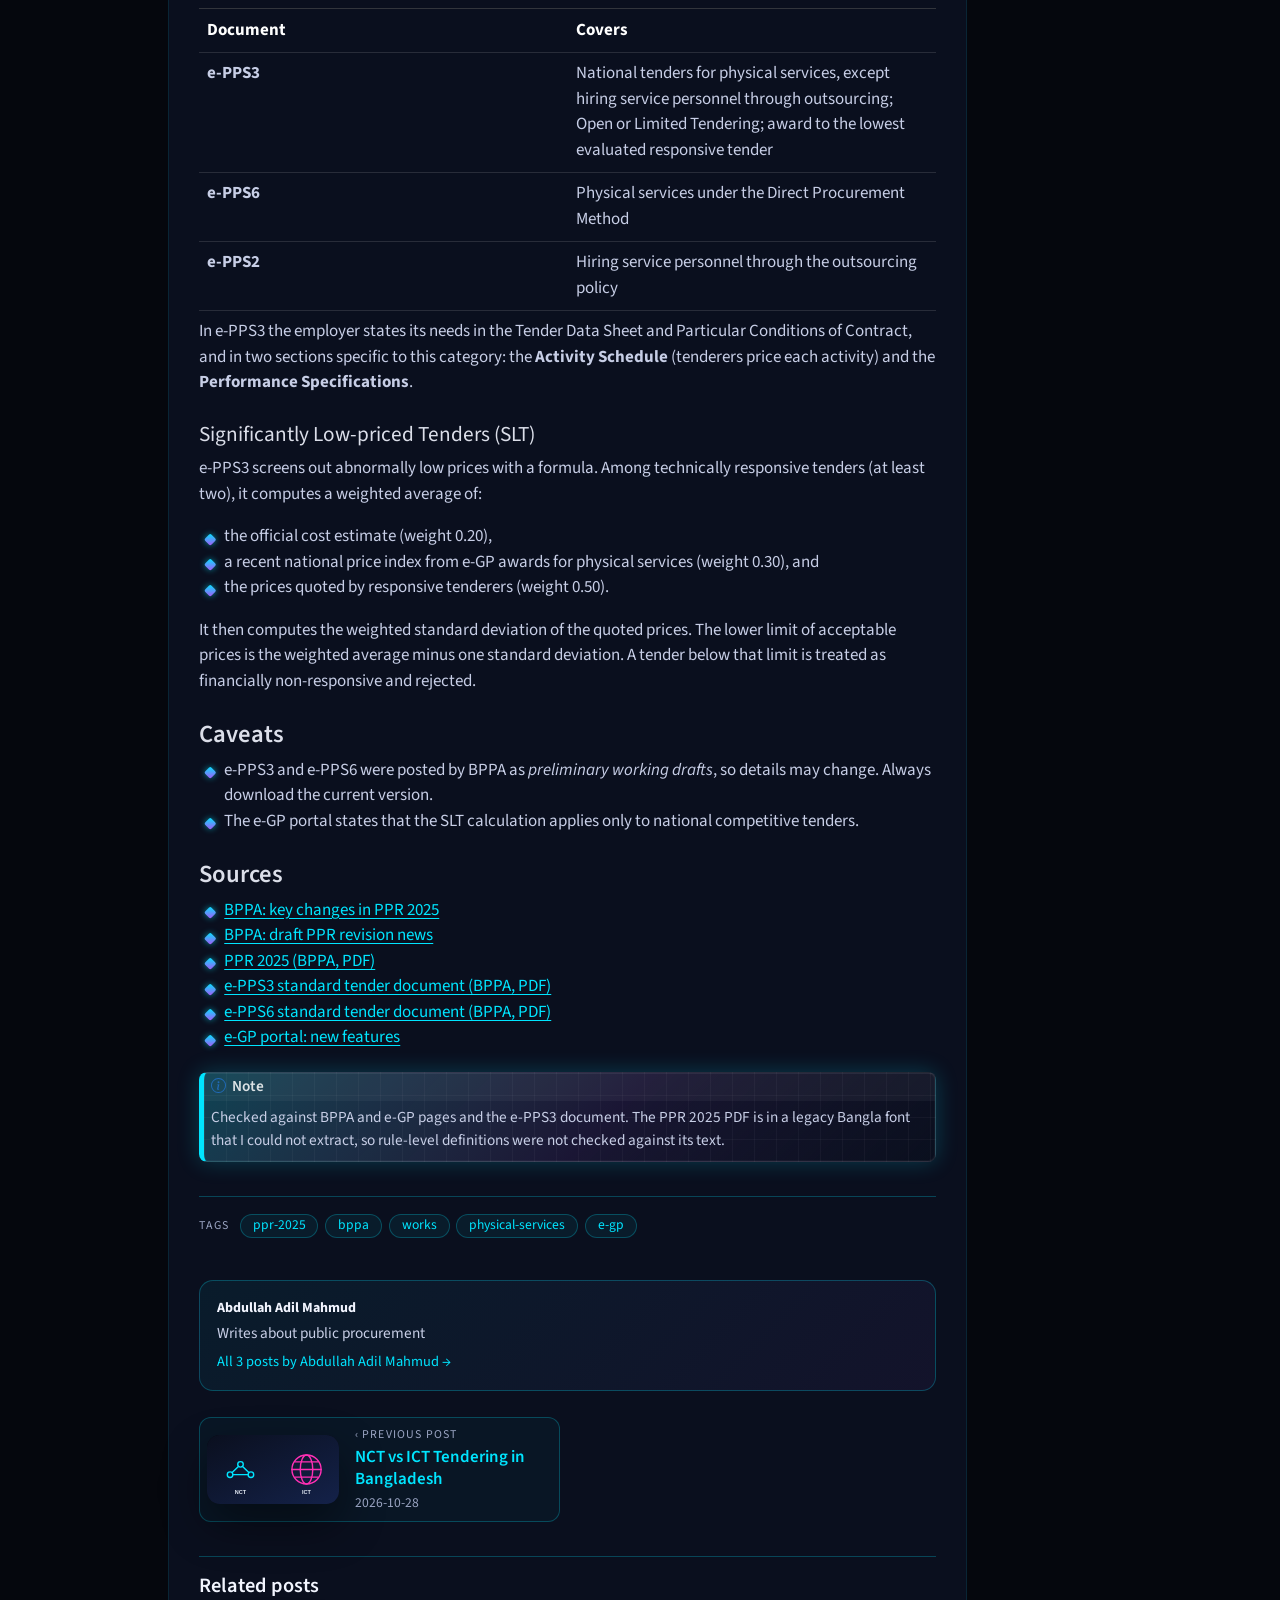
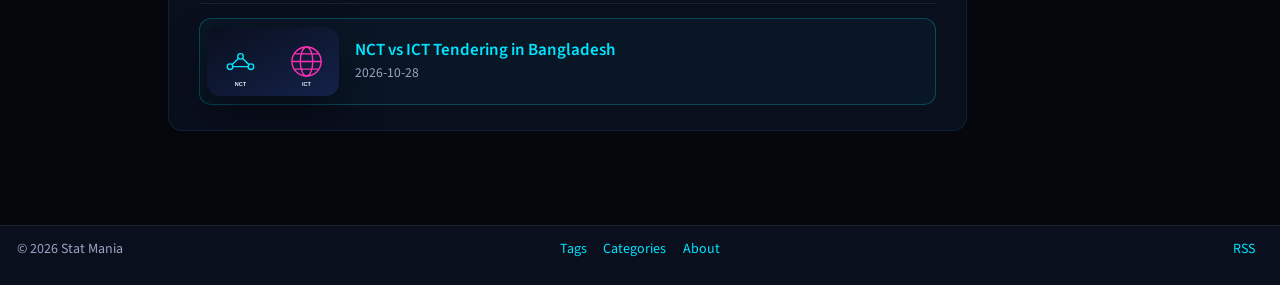
<file: docs/posts/works-vs-physical-services.html>
<!DOCTYPE html>
<html xmlns="http://www.w3.org/1999/xhtml" lang="en" xml:lang="en"><head>

<meta charset="utf-8">
<meta name="generator" content="quarto-1.9.38">

<meta name="viewport" content="width=device-width, initial-scale=1.0, user-scalable=yes">

<meta name="author" content="Abdullah Adil Mahmud">
<meta name="dcterms.date" content="2026-10-28">
<meta name="description" content="How Bangladesh’s Public Procurement Rules (PPR) 2025 treat Works and Physical Services as separate categories, and what that means for standard tender documents and price screening.">

<title>Works vs Physical Services under PPR 2025 – Stat Mania · Public Procurement</title>
<style>
/* Default styles provided by pandoc.
** See https://pandoc.org/MANUAL.html#variables-for-html for config info.
*/
code{white-space: pre-wrap;}
span.smallcaps{font-variant: small-caps;}
div.columns{display: flex; gap: min(4vw, 1.5em);}
div.column{flex: auto; overflow-x: auto;}
div.hanging-indent{margin-left: 1.5em; text-indent: -1.5em;}
ul.task-list{list-style: none;}
ul.task-list li input[type="checkbox"] {
  width: 0.8em;
  margin: 0 0.8em 0.2em -1em; /* quarto-specific, see https://github.com/quarto-dev/quarto-cli/issues/4556 */ 
  vertical-align: middle;
}
</style>


<script src="../site_libs/quarto-nav/quarto-nav.js"></script>
<script src="../site_libs/quarto-nav/headroom.min.js"></script>
<script src="../site_libs/clipboard/clipboard.min.js"></script>
<script src="../site_libs/quarto-search/autocomplete.umd.js"></script>
<script src="../site_libs/quarto-search/fuse.min.js"></script>
<script src="../site_libs/quarto-search/quarto-search.js"></script>
<meta name="quarto:offset" content="../">
<link href="../img/statmania_logo.svg" rel="icon" type="image/svg+xml">
<script src="../site_libs/quarto-html/quarto.js" type="module"></script>
<script src="../site_libs/quarto-html/tabsets/tabsets.js" type="module"></script>
<script src="../site_libs/quarto-html/popper.min.js"></script>
<script src="../site_libs/quarto-html/tippy.umd.min.js"></script>
<script src="../site_libs/quarto-html/anchor.min.js"></script>
<link href="../site_libs/quarto-html/tippy.css" rel="stylesheet">
<link href="../site_libs/quarto-html/quarto-syntax-highlighting-de63f62b328812d8e578a4d74e282472.css" rel="stylesheet" class="quarto-color-scheme" id="quarto-text-highlighting-styles">
<link href="../site_libs/quarto-html/quarto-syntax-highlighting-dark-ccafe2c99a4564d55934ca8539ca9f46.css" rel="stylesheet" class="quarto-color-scheme quarto-color-alternate" id="quarto-text-highlighting-styles">
<script src="../site_libs/bootstrap/bootstrap.min.js"></script>
<link href="../site_libs/bootstrap/bootstrap-icons.css" rel="stylesheet">
<link href="../site_libs/bootstrap/bootstrap-b8696a51c095cdbf2ccb16e4a62a2ef3.min.css" rel="stylesheet" append-hash="true" class="quarto-color-scheme" id="quarto-bootstrap" data-mode="light">
<link href="../site_libs/bootstrap/bootstrap-dark-de4fa3b7647c5fefd9d59d6b8dfc486f.min.css" rel="stylesheet" append-hash="true" class="quarto-color-scheme quarto-color-alternate" id="quarto-bootstrap" data-mode="dark">
<script id="quarto-search-options" type="application/json">{
  "location": "navbar",
  "copy-button": false,
  "collapse-after": 3,
  "panel-placement": "end",
  "type": "overlay",
  "limit": 50,
  "keyboard-shortcut": [
    "f",
    "/",
    "s"
  ],
  "show-item-context": false,
  "language": {
    "search-no-results-text": "No results",
    "search-matching-documents-text": "matching documents",
    "search-copy-link-title": "Copy link to search",
    "search-hide-matches-text": "Hide additional matches",
    "search-more-match-text": "more match in this document",
    "search-more-matches-text": "more matches in this document",
    "search-clear-button-title": "Clear",
    "search-text-placeholder": "",
    "search-detached-cancel-button-title": "Cancel",
    "search-submit-button-title": "Submit",
    "search-label": "Search"
  }
}</script>


<link rel="stylesheet" href="../site_libs/quarto-contrib/quarto-project/blogkit/styles.css">
</head>

<body class="nav-fixed quarto-dark"><script id="quarto-html-before-body" type="application/javascript">
    const toggleBodyColorMode = (bsSheetEl) => {
      const mode = bsSheetEl.getAttribute("data-mode");
      const bodyEl = window.document.querySelector("body");
      if (mode === "dark") {
        bodyEl.classList.add("quarto-dark");
        bodyEl.classList.remove("quarto-light");
      } else {
        bodyEl.classList.add("quarto-light");
        bodyEl.classList.remove("quarto-dark");
      }
    }
    const toggleBodyColorPrimary = () => {
      const bsSheetEl = window.document.querySelector("link#quarto-bootstrap:not([rel=disabled-stylesheet])");
      if (bsSheetEl) {
        toggleBodyColorMode(bsSheetEl);
      }
    }
    const setColorSchemeToggle = (alternate) => {
      const toggles = window.document.querySelectorAll('.quarto-color-scheme-toggle');
      for (let i=0; i < toggles.length; i++) {
        const toggle = toggles[i];
        if (toggle) {
          if (alternate) {
            toggle.classList.add("alternate");
          } else {
            toggle.classList.remove("alternate");
          }
        }
      }
    };
    const toggleColorMode = (alternate) => {
      // Switch the stylesheets
      const primaryStylesheets = window.document.querySelectorAll('link.quarto-color-scheme:not(.quarto-color-alternate)');
      const alternateStylesheets = window.document.querySelectorAll('link.quarto-color-scheme.quarto-color-alternate');
      manageTransitions('#quarto-margin-sidebar .nav-link', false);
      if (alternate) {
        // note: dark is layered on light, we don't disable primary!
        enableStylesheet(alternateStylesheets);
        for (const sheetNode of alternateStylesheets) {
          if (sheetNode.id === "quarto-bootstrap") {
            toggleBodyColorMode(sheetNode);
          }
        }
      } else {
        disableStylesheet(alternateStylesheets);
        enableStylesheet(primaryStylesheets)
        toggleBodyColorPrimary();
      }
      manageTransitions('#quarto-margin-sidebar .nav-link', true);
      // Switch the toggles
      setColorSchemeToggle(alternate)
      // Hack to workaround the fact that safari doesn't
      // properly recolor the scrollbar when toggling (#1455)
      if (navigator.userAgent.indexOf('Safari') > 0 && navigator.userAgent.indexOf('Chrome') == -1) {
        manageTransitions("body", false);
        window.scrollTo(0, 1);
        setTimeout(() => {
          window.scrollTo(0, 0);
          manageTransitions("body", true);
        }, 40);
      }
    }
    const disableStylesheet = (stylesheets) => {
      for (let i=0; i < stylesheets.length; i++) {
        const stylesheet = stylesheets[i];
        stylesheet.rel = 'disabled-stylesheet';
      }
    }
    const enableStylesheet = (stylesheets) => {
      for (let i=0; i < stylesheets.length; i++) {
        const stylesheet = stylesheets[i];
        if(stylesheet.rel !== 'stylesheet') { // for Chrome, which will still FOUC without this check
          stylesheet.rel = 'stylesheet';
        }
      }
    }
    const manageTransitions = (selector, allowTransitions) => {
      const els = window.document.querySelectorAll(selector);
      for (let i=0; i < els.length; i++) {
        const el = els[i];
        if (allowTransitions) {
          el.classList.remove('notransition');
        } else {
          el.classList.add('notransition');
        }
      }
    }
    const isFileUrl = () => {
      return window.location.protocol === 'file:';
    }
    const hasAlternateSentinel = () => {
      let styleSentinel = getColorSchemeSentinel();
      if (styleSentinel !== null) {
        return styleSentinel === "alternate";
      } else {
        return false;
      }
    }
    const setStyleSentinel = (alternate) => {
      const value = alternate ? "alternate" : "default";
      if (!isFileUrl()) {
        window.localStorage.setItem("quarto-color-scheme", value);
      } else {
        localAlternateSentinel = value;
      }
    }
    const getColorSchemeSentinel = () => {
      if (!isFileUrl()) {
        const storageValue = window.localStorage.getItem("quarto-color-scheme");
        return storageValue != null ? storageValue : localAlternateSentinel;
      } else {
        return localAlternateSentinel;
      }
    }
    const toggleGiscusIfUsed = (isAlternate, darkModeDefault) => {
      const baseTheme = document.querySelector('#giscus-base-theme')?.value ?? 'light';
      const alternateTheme = document.querySelector('#giscus-alt-theme')?.value ?? 'dark';
      let newTheme = '';
      if(authorPrefersDark) {
        newTheme = isAlternate ? baseTheme : alternateTheme;
      } else {
        newTheme = isAlternate ? alternateTheme : baseTheme;
      }
      const changeGiscusTheme = () => {
        // From: https://github.com/giscus/giscus/issues/336
        const sendMessage = (message) => {
          const iframe = document.querySelector('iframe.giscus-frame');
          if (!iframe) return;
          iframe.contentWindow.postMessage({ giscus: message }, 'https://giscus.app');
        }
        sendMessage({
          setConfig: {
            theme: newTheme
          }
        });
      }
      const isGiscussLoaded = window.document.querySelector('iframe.giscus-frame') !== null;
      if (isGiscussLoaded) {
        changeGiscusTheme();
      }
    };
    const authorPrefersDark = true;
    const darkModeDefault = authorPrefersDark;
    let localAlternateSentinel = darkModeDefault ? 'alternate' : 'default';
    // Dark / light mode switch
    window.quartoToggleColorScheme = () => {
      // Read the current dark / light value
      let toAlternate = !hasAlternateSentinel();
      toggleColorMode(toAlternate);
      setStyleSentinel(toAlternate);
      toggleGiscusIfUsed(toAlternate, darkModeDefault);
      window.dispatchEvent(new Event('resize'));
    };
    // Switch to dark mode if need be
    if (hasAlternateSentinel()) {
      toggleColorMode(true);
    } else {
      toggleColorMode(false);
    }
  </script>

<div id="quarto-search-results"></div>
  <header id="quarto-header" class="headroom fixed-top quarto-banner">
    <nav class="navbar navbar-expand-lg " data-bs-theme="dark">
      <div class="navbar-container container-fluid">
      <div class="navbar-brand-container mx-auto">
    <a href="../index.html" class="navbar-brand navbar-brand-logo">
    <img src="../img/statmania_logo.svg" alt="" class="navbar-logo light-content">
    <img src="../img/statmania_logo.svg" alt="" class="navbar-logo dark-content">
    </a>
    <a class="navbar-brand" href="../index.html">
    <span class="navbar-title">Stat Mania · Public Procurement</span>
    </a>
  </div>
            <div id="quarto-search" class="" title="Search"></div>
          <button class="navbar-toggler" type="button" data-bs-toggle="collapse" data-bs-target="#navbarCollapse" aria-controls="navbarCollapse" role="menu" aria-expanded="false" aria-label="Toggle navigation" onclick="if (window.quartoToggleHeadroom) { window.quartoToggleHeadroom(); }">
  <span class="navbar-toggler-icon"></span>
</button>
          <div class="collapse navbar-collapse" id="navbarCollapse">
            <ul class="navbar-nav navbar-nav-scroll me-auto">
  <li class="nav-item">
    <a class="nav-link" href="../index.html"> 
<span class="menu-text">Home</span></a>
  </li>  
  <li class="nav-item">
    <a class="nav-link" href="../tags.html"> 
<span class="menu-text">Tags</span></a>
  </li>  
  <li class="nav-item">
    <a class="nav-link" href="../categories.html"> 
<span class="menu-text">Categories</span></a>
  </li>  
</ul>
            <ul class="navbar-nav navbar-nav-scroll ms-auto">
  <li class="nav-item">
    <a class="nav-link" href="../about.html"> 
<span class="menu-text">About</span></a>
  </li>  
</ul>
          </div> <!-- /navcollapse -->
            <div class="quarto-navbar-tools">
  <a href="" class="quarto-color-scheme-toggle quarto-navigation-tool  px-1" onclick="window.quartoToggleColorScheme(); return false;" title="Toggle dark mode"><i class="bi"></i></a>
</div>
      </div> <!-- /container-fluid -->
    </nav>
</header>
<!-- content -->
<header id="title-block-header" class="quarto-title-block default page-columns page-full">
  <div class="quarto-title-banner page-columns page-full">
    <div class="quarto-title column-body">
      <h1 class="title">Works vs Physical Services under PPR 2025</h1>
                  <div>
        <div class="description">
          How Bangladesh’s Public Procurement Rules (PPR) 2025 treat Works and Physical Services as separate categories, and what that means for standard tender documents and price screening.
        </div>
      </div>
                          <div class="quarto-categories">
                <div class="quarto-category">Procurement</div>
              </div>
                  </div>
  </div>
    
  
  <div class="quarto-title-meta">

      <div>
      <div class="quarto-title-meta-heading">Author</div>
      <div class="quarto-title-meta-contents">
               <p>Abdullah Adil Mahmud </p>
            </div>
    </div>
      
      <div>
      <div class="quarto-title-meta-heading">Published</div>
      <div class="quarto-title-meta-contents">
        <p class="date">October 28, 2026</p>
      </div>
    </div>
    
      
    </div>
    
  
  </header><div id="quarto-content" class="quarto-container page-columns page-rows-contents page-layout-article page-navbar">
<!-- sidebar -->
<!-- margin-sidebar -->
    <div id="quarto-margin-sidebar" class="sidebar margin-sidebar">
        <nav id="TOC" role="doc-toc" class="toc-active">
    <h2 id="toc-title">On this page</h2>
   
  <ul>
  <li><a href="#comparison" id="toc-comparison" class="nav-link active" data-scroll-target="#comparison">Comparison</a></li>
  <li><a href="#works" id="toc-works" class="nav-link" data-scroll-target="#works">Works</a></li>
  <li><a href="#physical-services" id="toc-physical-services" class="nav-link" data-scroll-target="#physical-services">Physical Services</a></li>
  <li><a href="#caveats" id="toc-caveats" class="nav-link" data-scroll-target="#caveats">Caveats</a></li>
  <li><a href="#sources" id="toc-sources" class="nav-link" data-scroll-target="#sources">Sources</a></li>
  </ul>
</nav>
    </div>
<!-- main -->
<main class="content quarto-banner-title-block" id="quarto-document-content">






<p>The Public Procurement Rules (PPR) 2025, issued under the Public Procurement Act 2006 by the Bangladesh Public Procurement Authority (BPPA), came into effect on <strong>28 September 2025</strong> and replaced PPR 2008. Two of the changes BPPA lists matter here:</p>
<ul>
<li><strong>Physical services are now a distinct procurement category.</strong> Before, routine services were often squeezed into Goods or Works templates.</li>
<li><strong>The ±10% price limit is removed</strong> for national works procurement.</li>
</ul>
<p>The practical difference between <strong>Works</strong> and <strong>Physical Services</strong> comes down to what the contract leaves behind: a built or modified asset, or a service performed.</p>
<section id="comparison" class="level3">
<h3 class="anchored" data-anchor-id="comparison">Comparison</h3>
<table class="caption-top table">
<colgroup>
<col style="width: 33%">
<col style="width: 33%">
<col style="width: 33%">
</colgroup>
<thead>
<tr class="header">
<th style="text-align: left;">Feature</th>
<th style="text-align: left;">Works</th>
<th style="text-align: left;">Physical Services</th>
</tr>
</thead>
<tbody>
<tr class="odd">
<td style="text-align: left;"><strong>Core objective</strong></td>
<td style="text-align: left;">Construction, civil engineering, rehabilitation or physical modification of a facility or asset</td>
<td style="text-align: left;">Services that are physically carried out but do not build or construct anything</td>
</tr>
<tr class="even">
<td style="text-align: left;"><strong>Output</strong></td>
<td style="text-align: left;">A built asset: road, building, bridge, water supply</td>
<td style="text-align: left;">A task or activity delivered, such as maintenance or logistics</td>
</tr>
<tr class="odd">
<td style="text-align: left;"><strong>Standard tender document</strong></td>
<td style="text-align: left;">e-PW3 (Works, Open Tendering Method)</td>
<td style="text-align: left;">e-PPS3 (Open/Limited Tendering), e-PPS6 (Direct Procurement)</td>
</tr>
<tr class="even">
<td style="text-align: left;"><strong>Pricing basis</strong></td>
<td style="text-align: left;">Bill of Quantities</td>
<td style="text-align: left;">Activity Schedule, with Performance Specifications</td>
</tr>
<tr class="odd">
<td style="text-align: left;"><strong>Price screening</strong></td>
<td style="text-align: left;">The ±10% limit no longer applies in national works</td>
<td style="text-align: left;">Significantly Low-priced Tender (SLT) test, in national tenders</td>
</tr>
</tbody>
</table>
<p>Physical Services also differ from <strong>intellectual and professional services</strong>, which are about expertise and advice rather than physical execution.</p>
</section>
<section id="works" class="level3">
<h3 class="anchored" data-anchor-id="works">Works</h3>
<p>Works contracts cover construction and repair projects: roads, buildings, bridges, water supply and similar assets. BPPA’s e-PW3 is the standard tender document for works under the Open Tendering Method, and a new version was issued under PPR 2025.</p>
<p>The ±10% limit used to tie the acceptable range of national works bids to the official estimate. PPR 2025 removes it.</p>
</section>
<section id="physical-services" class="level3">
<h3 class="anchored" data-anchor-id="physical-services">Physical Services</h3>
<p>Physical Services are services delivered through physical work that do not involve construction. Typical illustrations are maintenance and operations of existing facilities and logistics. Which standard document applies depends on the method and the type of service:</p>
<table class="caption-top table">
<colgroup>
<col style="width: 50%">
<col style="width: 50%">
</colgroup>
<thead>
<tr class="header">
<th style="text-align: left;">Document</th>
<th style="text-align: left;">Covers</th>
</tr>
</thead>
<tbody>
<tr class="odd">
<td style="text-align: left;"><strong>e-PPS3</strong></td>
<td style="text-align: left;">National tenders for physical services, except hiring service personnel through outsourcing; Open or Limited Tendering; award to the lowest evaluated responsive tender</td>
</tr>
<tr class="even">
<td style="text-align: left;"><strong>e-PPS6</strong></td>
<td style="text-align: left;">Physical services under the Direct Procurement Method</td>
</tr>
<tr class="odd">
<td style="text-align: left;"><strong>e-PPS2</strong></td>
<td style="text-align: left;">Hiring service personnel through the outsourcing policy</td>
</tr>
</tbody>
</table>
<p>In e-PPS3 the employer states its needs in the Tender Data Sheet and Particular Conditions of Contract, and in two sections specific to this category: the <strong>Activity Schedule</strong> (tenderers price each activity) and the <strong>Performance Specifications</strong>.</p>
<section id="significantly-low-priced-tenders-slt" class="level4">
<h4 class="anchored" data-anchor-id="significantly-low-priced-tenders-slt">Significantly Low-priced Tenders (SLT)</h4>
<p>e-PPS3 screens out abnormally low prices with a formula. Among technically responsive tenders (at least two), it computes a weighted average of:</p>
<ul>
<li>the official cost estimate (weight 0.20),</li>
<li>a recent national price index from e-GP awards for physical services (weight 0.30), and</li>
<li>the prices quoted by responsive tenderers (weight 0.50).</li>
</ul>
<p>It then computes the weighted standard deviation of the quoted prices. The lower limit of acceptable prices is the weighted average minus one standard deviation. A tender below that limit is treated as financially non-responsive and rejected.</p>
</section>
</section>
<section id="caveats" class="level3">
<h3 class="anchored" data-anchor-id="caveats">Caveats</h3>
<ul>
<li>e-PPS3 and e-PPS6 were posted by BPPA as <em>preliminary working drafts</em>, so details may change. Always download the current version.</li>
<li>The e-GP portal states that the SLT calculation applies only to national competitive tenders.</li>
</ul>
</section>
<section id="sources" class="level3">
<h3 class="anchored" data-anchor-id="sources">Sources</h3>
<ul>
<li><a href="https://bppa.gov.bd/media-communication/news-1517.html">BPPA: key changes in PPR 2025</a></li>
<li><a href="https://www.bppa.gov.bd/media-communication/news-1497.html">BPPA: draft PPR revision news</a></li>
<li><a href="https://bppa.gov.bd/upload/policyandprocedure/2025-09-29-20-12-59-PPR2025.pdf">PPR 2025 (BPPA, PDF)</a></li>
<li><a href="https://www.bppa.gov.bd/upload/standarddocument/2026-01-04-13-49-32-e-PPS3.pdf">e-PPS3 standard tender document (BPPA, PDF)</a></li>
<li><a href="https://www.bppa.gov.bd/upload/standarddocument/2026-03-16-15-13-44-e-PPS6.pdf">e-PPS6 standard tender document (BPPA, PDF)</a></li>
<li><a href="https://www.eprocure.gov.bd/NewFeature.jsp">e-GP portal: new features</a></li>
</ul>
<div class="callout callout-style-default callout-note callout-titled">
<div class="callout-header d-flex align-content-center">
<div class="callout-icon-container">
<i class="callout-icon"></i>
</div>
<div class="callout-title-container flex-fill">
Note
</div>
</div>
<div class="callout-body-container callout-body">
<p>Checked against BPPA and e-GP pages and the e-PPS3 document. The PPR 2025 PDF is in a legacy Bangla font that I could not extract, so rule-level definitions were not checked against its text.</p>
</div>
</div>


</section>

</main> <!-- /main -->
<script>
/* Blog-wide "See hint" / "Reveal code" toggles.
   Markup in a post:
     ::: {.reveal-code}
     ::: {.hint}
     Hint text
     :::

     ```c
     code
     ```
     :::
   Without JavaScript the code and hint simply stay visible. */
(function () {
  function init() {
    document.querySelectorAll('.reveal-code').forEach(function (box, n) {
      var hint = box.querySelector(':scope > .hint');
      var code = box.querySelector(':scope > .code-copy-outer-scaffold, :scope > .sourceCode, :scope > pre');
      if (!code) return;
      var bar = document.createElement('div');
      bar.className = 'rc-bar';
      function button(label, target, shown, hidden) {
        var b = document.createElement('button');
        b.type = 'button';
        b.className = 'rc-btn';
        b.textContent = shown;
        b.setAttribute('aria-expanded', 'false');
        b.setAttribute('aria-controls', target.id);
        b.addEventListener('click', function () {
          var open = target.classList.toggle('rc-open');
          b.textContent = open ? hidden : shown;
          b.setAttribute('aria-expanded', open);
        });
        bar.appendChild(b);
      }
      code.id = code.id || 'rc-code-' + n;
      if (hint) {
        hint.id = hint.id || 'rc-hint-' + n;
        button('hint', hint, 'See hint', 'Hide hint');
      }
      button('code', code, 'Reveal code', 'Hide code');
      box.insertBefore(bar, box.firstChild);
      box.classList.add('rc-ready');
    });
  }
  if (document.readyState === 'loading') document.addEventListener('DOMContentLoaded', init);
  else init();
})();
</script>
<script>
/* Blogkit: load blogkit.js from the site root, whatever the page depth. */
(function () {
  var m = document.querySelector('meta[name="quarto:offset"]');
  var base = m ? m.getAttribute('content') : '';
  if (base === './') base = '';
  var s = document.createElement('script');
  s.src = base + 'blogkit.js';
  s.dataset.base = base;
  document.body.appendChild(s);
})();
</script>
<script id="quarto-html-after-body" type="application/javascript">
  window.document.addEventListener("DOMContentLoaded", function (event) {
    // Ensure there is a toggle, if there isn't float one in the top right
    if (window.document.querySelector('.quarto-color-scheme-toggle') === null) {
      const a = window.document.createElement('a');
      a.classList.add('top-right');
      a.classList.add('quarto-color-scheme-toggle');
      a.href = "";
      a.onclick = function() { try { window.quartoToggleColorScheme(); } catch {} return false; };
      const i = window.document.createElement("i");
      i.classList.add('bi');
      a.appendChild(i);
      window.document.body.appendChild(a);
    }
    setColorSchemeToggle(hasAlternateSentinel())
    const icon = "";
    const anchorJS = new window.AnchorJS();
    anchorJS.options = {
      placement: 'right',
      icon: icon
    };
    anchorJS.add('.anchored');
    const isCodeAnnotation = (el) => {
      for (const clz of el.classList) {
        if (clz.startsWith('code-annotation-')) {                     
          return true;
        }
      }
      return false;
    }
    const onCopySuccess = function(e) {
      // button target
      const button = e.trigger;
      // don't keep focus
      button.blur();
      // flash "checked"
      button.classList.add('code-copy-button-checked');
      var currentTitle = button.getAttribute("title");
      button.setAttribute("title", "Copied!");
      let tooltip;
      if (window.bootstrap) {
        button.setAttribute("data-bs-toggle", "tooltip");
        button.setAttribute("data-bs-placement", "left");
        button.setAttribute("data-bs-title", "Copied!");
        tooltip = new bootstrap.Tooltip(button, 
          { trigger: "manual", 
            customClass: "code-copy-button-tooltip",
            offset: [0, -8]});
        tooltip.show();    
      }
      setTimeout(function() {
        if (tooltip) {
          tooltip.hide();
          button.removeAttribute("data-bs-title");
          button.removeAttribute("data-bs-toggle");
          button.removeAttribute("data-bs-placement");
        }
        button.setAttribute("title", currentTitle);
        button.classList.remove('code-copy-button-checked');
      }, 1000);
      // clear code selection
      e.clearSelection();
    }
    const getTextToCopy = function(trigger) {
      const outerScaffold = trigger.parentElement.cloneNode(true);
      const codeEl = outerScaffold.querySelector('code');
      for (const childEl of codeEl.children) {
        if (isCodeAnnotation(childEl)) {
          childEl.remove();
        }
      }
      return codeEl.innerText;
    }
    const clipboard = new window.ClipboardJS('.code-copy-button:not([data-in-quarto-modal])', {
      text: getTextToCopy
    });
    clipboard.on('success', onCopySuccess);
    if (window.document.getElementById('quarto-embedded-source-code-modal')) {
      const clipboardModal = new window.ClipboardJS('.code-copy-button[data-in-quarto-modal]', {
        text: getTextToCopy,
        container: window.document.getElementById('quarto-embedded-source-code-modal')
      });
      clipboardModal.on('success', onCopySuccess);
    }
      var localhostRegex = new RegExp(/^(?:http|https):\/\/localhost\:?[0-9]*\//);
      var mailtoRegex = new RegExp(/^mailto:/);
        var filterRegex = new RegExp("https:\/\/www\.statmania\.info\/public-procurement\/");
      var isInternal = (href) => {
          return filterRegex.test(href) || localhostRegex.test(href) || mailtoRegex.test(href);
      }
      // Inspect non-navigation links and adorn them if external
     var links = window.document.querySelectorAll('a[href]:not(.nav-link):not(.navbar-brand):not(.toc-action):not(.sidebar-link):not(.sidebar-item-toggle):not(.pagination-link):not(.no-external):not([aria-hidden]):not(.dropdown-item):not(.quarto-navigation-tool):not(.about-link)');
      for (var i=0; i<links.length; i++) {
        const link = links[i];
        if (!isInternal(link.href)) {
          // undo the damage that might have been done by quarto-nav.js in the case of
          // links that we want to consider external
          if (link.dataset.originalHref !== undefined) {
            link.href = link.dataset.originalHref;
          }
        }
      }
    function tippyHover(el, contentFn, onTriggerFn, onUntriggerFn) {
      const config = {
        allowHTML: true,
        maxWidth: 500,
        delay: 100,
        arrow: false,
        appendTo: function(el) {
            return el.parentElement;
        },
        interactive: true,
        interactiveBorder: 10,
        theme: 'quarto',
        placement: 'bottom-start',
      };
      if (contentFn) {
        config.content = contentFn;
      }
      if (onTriggerFn) {
        config.onTrigger = onTriggerFn;
      }
      if (onUntriggerFn) {
        config.onUntrigger = onUntriggerFn;
      }
      window.tippy(el, config); 
    }
    const noterefs = window.document.querySelectorAll('a[role="doc-noteref"]');
    for (var i=0; i<noterefs.length; i++) {
      const ref = noterefs[i];
      tippyHover(ref, function() {
        // use id or data attribute instead here
        let href = ref.getAttribute('data-footnote-href') || ref.getAttribute('href');
        try { href = new URL(href).hash; } catch {}
        const id = href.replace(/^#\/?/, "");
        const note = window.document.getElementById(id);
        if (note) {
          return note.innerHTML;
        } else {
          return "";
        }
      });
    }
    const xrefs = window.document.querySelectorAll('a.quarto-xref');
    const processXRef = (id, note) => {
      // Strip column container classes
      const stripColumnClz = (el) => {
        el.classList.remove("page-full", "page-columns");
        if (el.children) {
          for (const child of el.children) {
            stripColumnClz(child);
          }
        }
      }
      stripColumnClz(note)
      if (id === null || id.startsWith('sec-')) {
        // Special case sections, only their first couple elements
        const container = document.createElement("div");
        if (note.children && note.children.length > 2) {
          container.appendChild(note.children[0].cloneNode(true));
          for (let i = 1; i < note.children.length; i++) {
            const child = note.children[i];
            if (child.tagName === "P" && child.innerText === "") {
              continue;
            } else {
              container.appendChild(child.cloneNode(true));
              break;
            }
          }
          if (window.Quarto?.typesetMath) {
            window.Quarto.typesetMath(container);
          }
          return container.innerHTML
        } else {
          if (window.Quarto?.typesetMath) {
            window.Quarto.typesetMath(note);
          }
          return note.innerHTML;
        }
      } else {
        // Remove any anchor links if they are present
        const anchorLink = note.querySelector('a.anchorjs-link');
        if (anchorLink) {
          anchorLink.remove();
        }
        if (window.Quarto?.typesetMath) {
          window.Quarto.typesetMath(note);
        }
        if (note.classList.contains("callout")) {
          return note.outerHTML;
        } else {
          return note.innerHTML;
        }
      }
    }
    for (var i=0; i<xrefs.length; i++) {
      const xref = xrefs[i];
      tippyHover(xref, undefined, function(instance) {
        instance.disable();
        let url = xref.getAttribute('href');
        let hash = undefined; 
        if (url.startsWith('#')) {
          hash = url;
        } else {
          try { hash = new URL(url).hash; } catch {}
        }
        if (hash) {
          const id = hash.replace(/^#\/?/, "");
          const note = window.document.getElementById(id);
          if (note !== null) {
            try {
              const html = processXRef(id, note.cloneNode(true));
              instance.setContent(html);
            } finally {
              instance.enable();
              instance.show();
            }
          } else {
            // See if we can fetch this
            fetch(url.split('#')[0])
            .then(res => res.text())
            .then(html => {
              const parser = new DOMParser();
              const htmlDoc = parser.parseFromString(html, "text/html");
              const note = htmlDoc.getElementById(id);
              if (note !== null) {
                const html = processXRef(id, note);
                instance.setContent(html);
              } 
            }).finally(() => {
              instance.enable();
              instance.show();
            });
          }
        } else {
          // See if we can fetch a full url (with no hash to target)
          // This is a special case and we should probably do some content thinning / targeting
          fetch(url)
          .then(res => res.text())
          .then(html => {
            const parser = new DOMParser();
            const htmlDoc = parser.parseFromString(html, "text/html");
            const note = htmlDoc.querySelector('main.content');
            if (note !== null) {
              // This should only happen for chapter cross references
              // (since there is no id in the URL)
              // remove the first header
              if (note.children.length > 0 && note.children[0].tagName === "HEADER") {
                note.children[0].remove();
              }
              const html = processXRef(null, note);
              instance.setContent(html);
            } 
          }).finally(() => {
            instance.enable();
            instance.show();
          });
        }
      }, function(instance) {
      });
    }
        let selectedAnnoteEl;
        const selectorForAnnotation = ( cell, annotation) => {
          let cellAttr = 'data-code-cell="' + cell + '"';
          let lineAttr = 'data-code-annotation="' +  annotation + '"';
          const selector = 'span[' + cellAttr + '][' + lineAttr + ']';
          return selector;
        }
        const selectCodeLines = (annoteEl) => {
          const doc = window.document;
          const targetCell = annoteEl.getAttribute("data-target-cell");
          const targetAnnotation = annoteEl.getAttribute("data-target-annotation");
          const annoteSpan = window.document.querySelector(selectorForAnnotation(targetCell, targetAnnotation));
          const lines = annoteSpan.getAttribute("data-code-lines").split(",");
          const lineIds = lines.map((line) => {
            return targetCell + "-" + line;
          })
          let top = null;
          let height = null;
          let parent = null;
          if (lineIds.length > 0) {
              //compute the position of the single el (top and bottom and make a div)
              const el = window.document.getElementById(lineIds[0]);
              top = el.offsetTop;
              height = el.offsetHeight;
              parent = el.parentElement.parentElement;
            if (lineIds.length > 1) {
              const lastEl = window.document.getElementById(lineIds[lineIds.length - 1]);
              const bottom = lastEl.offsetTop + lastEl.offsetHeight;
              height = bottom - top;
            }
            if (top !== null && height !== null && parent !== null) {
              // cook up a div (if necessary) and position it 
              let div = window.document.getElementById("code-annotation-line-highlight");
              if (div === null) {
                div = window.document.createElement("div");
                div.setAttribute("id", "code-annotation-line-highlight");
                div.style.position = 'absolute';
                parent.appendChild(div);
              }
              div.style.top = top - 2 + "px";
              div.style.height = height + 4 + "px";
              div.style.left = 0;
              let gutterDiv = window.document.getElementById("code-annotation-line-highlight-gutter");
              if (gutterDiv === null) {
                gutterDiv = window.document.createElement("div");
                gutterDiv.setAttribute("id", "code-annotation-line-highlight-gutter");
                gutterDiv.style.position = 'absolute';
                const codeCell = window.document.getElementById(targetCell);
                const gutter = codeCell.querySelector('.code-annotation-gutter');
                gutter.appendChild(gutterDiv);
              }
              gutterDiv.style.top = top - 2 + "px";
              gutterDiv.style.height = height + 4 + "px";
            }
            selectedAnnoteEl = annoteEl;
          }
        };
        const unselectCodeLines = () => {
          const elementsIds = ["code-annotation-line-highlight", "code-annotation-line-highlight-gutter"];
          elementsIds.forEach((elId) => {
            const div = window.document.getElementById(elId);
            if (div) {
              div.remove();
            }
          });
          selectedAnnoteEl = undefined;
        };
          // Handle positioning of the toggle
      window.addEventListener(
        "resize",
        throttle(() => {
          elRect = undefined;
          if (selectedAnnoteEl) {
            selectCodeLines(selectedAnnoteEl);
          }
        }, 10)
      );
      function throttle(fn, ms) {
      let throttle = false;
      let timer;
        return (...args) => {
          if(!throttle) { // first call gets through
              fn.apply(this, args);
              throttle = true;
          } else { // all the others get throttled
              if(timer) clearTimeout(timer); // cancel #2
              timer = setTimeout(() => {
                fn.apply(this, args);
                timer = throttle = false;
              }, ms);
          }
        };
      }
        // Attach click handler to the DT
        const annoteDls = window.document.querySelectorAll('dt[data-target-cell]');
        for (const annoteDlNode of annoteDls) {
          annoteDlNode.addEventListener('click', (event) => {
            const clickedEl = event.target;
            if (clickedEl !== selectedAnnoteEl) {
              unselectCodeLines();
              const activeEl = window.document.querySelector('dt[data-target-cell].code-annotation-active');
              if (activeEl) {
                activeEl.classList.remove('code-annotation-active');
              }
              selectCodeLines(clickedEl);
              clickedEl.classList.add('code-annotation-active');
            } else {
              // Unselect the line
              unselectCodeLines();
              clickedEl.classList.remove('code-annotation-active');
            }
          });
        }
    const findCites = (el) => {
      const parentEl = el.parentElement;
      if (parentEl) {
        const cites = parentEl.dataset.cites;
        if (cites) {
          return {
            el,
            cites: cites.split(' ')
          };
        } else {
          return findCites(el.parentElement)
        }
      } else {
        return undefined;
      }
    };
    var bibliorefs = window.document.querySelectorAll('a[role="doc-biblioref"]');
    for (var i=0; i<bibliorefs.length; i++) {
      const ref = bibliorefs[i];
      const citeInfo = findCites(ref);
      if (citeInfo) {
        tippyHover(citeInfo.el, function() {
          var popup = window.document.createElement('div');
          citeInfo.cites.forEach(function(cite) {
            var citeDiv = window.document.createElement('div');
            citeDiv.classList.add('hanging-indent');
            citeDiv.classList.add('csl-entry');
            var biblioDiv = window.document.getElementById('ref-' + cite);
            if (biblioDiv) {
              citeDiv.innerHTML = biblioDiv.innerHTML;
            }
            popup.appendChild(citeDiv);
          });
          return popup.innerHTML;
        });
      }
    }
  });
  </script>
</div> <!-- /content -->
<footer class="footer">
  <div class="nav-footer">
    <div class="nav-footer-left">
<p>© 2026 Stat Mania</p>
</div>   
    <div class="nav-footer-center">
      <ul class="footer-items list-unstyled">
    <li class="nav-item">
    <a class="nav-link" href="../tags.html">
<p>Tags</p>
</a>
  </li>  
    <li class="nav-item">
    <a class="nav-link" href="../categories.html">
<p>Categories</p>
</a>
  </li>  
    <li class="nav-item">
    <a class="nav-link" href="../about.html">
<p>About</p>
</a>
  </li>  
</ul>
    </div>
    <div class="nav-footer-right">
      <ul class="footer-items list-unstyled">
    <li class="nav-item">
    <a class="nav-link" href="../index.xml">
<p>RSS</p>
</a>
  </li>  
</ul>
    </div>
  </div>
</footer>




</body></html>
</file>
<file: docs/site_libs/quarto-html/tippy.css>
.tippy-box[data-animation=fade][data-state=hidden]{opacity:0}[data-tippy-root]{max-width:calc(100vw - 10px)}.tippy-box{position:relative;background-color:#333;color:#fff;border-radius:4px;font-size:14px;line-height:1.4;white-space:normal;outline:0;transition-property:transform,visibility,opacity}.tippy-box[data-placement^=top]>.tippy-arrow{bottom:0}.tippy-box[data-placement^=top]>.tippy-arrow:before{bottom:-7px;left:0;border-width:8px 8px 0;border-top-color:initial;transform-origin:center top}.tippy-box[data-placement^=bottom]>.tippy-arrow{top:0}.tippy-box[data-placement^=bottom]>.tippy-arrow:before{top:-7px;left:0;border-width:0 8px 8px;border-bottom-color:initial;transform-origin:center bottom}.tippy-box[data-placement^=left]>.tippy-arrow{right:0}.tippy-box[data-placement^=left]>.tippy-arrow:before{border-width:8px 0 8px 8px;border-left-color:initial;right:-7px;transform-origin:center left}.tippy-box[data-placement^=right]>.tippy-arrow{left:0}.tippy-box[data-placement^=right]>.tippy-arrow:before{left:-7px;border-width:8px 8px 8px 0;border-right-color:initial;transform-origin:center right}.tippy-box[data-inertia][data-state=visible]{transition-timing-function:cubic-bezier(.54,1.5,.38,1.11)}.tippy-arrow{width:16px;height:16px;color:#333}.tippy-arrow:before{content:"";position:absolute;border-color:transparent;border-style:solid}.tippy-content{position:relative;padding:5px 9px;z-index:1}
</file>
<file: docs/site_libs/quarto-html/quarto-syntax-highlighting-de63f62b328812d8e578a4d74e282472.css>
/* quarto syntax highlight colors */
:root {
  --quarto-hl-al-color: #ff5555;
  --quarto-hl-an-color: #6a737d;
  --quarto-hl-at-color: #d73a49;
  --quarto-hl-bn-color: #005cc5;
  --quarto-hl-bu-color: #d73a49;
  --quarto-hl-ch-color: #032f62;
  --quarto-hl-co-color: #6a737d;
  --quarto-hl-cv-color: #6a737d;
  --quarto-hl-cn-color: #005cc5;
  --quarto-hl-cf-color: #d73a49;
  --quarto-hl-dt-color: #d73a49;
  --quarto-hl-dv-color: #005cc5;
  --quarto-hl-do-color: #6a737d;
  --quarto-hl-er-color: #ff5555;
  --quarto-hl-ex-color: #d73a49;
  --quarto-hl-fl-color: #005cc5;
  --quarto-hl-fu-color: #6f42c1;
  --quarto-hl-im-color: #032f62;
  --quarto-hl-in-color: #6a737d;
  --quarto-hl-kw-color: #d73a49;
  --quarto-hl-op-color: #24292e;
  --quarto-hl-pp-color: #d73a49;
  --quarto-hl-re-color: #6a737d;
  --quarto-hl-sc-color: #005cc5;
  --quarto-hl-ss-color: #032f62;
  --quarto-hl-st-color: #032f62;
  --quarto-hl-va-color: #e36209;
  --quarto-hl-vs-color: #032f62;
  --quarto-hl-wa-color: #ff5555;
}

/* other quarto variables */
:root {
  --quarto-font-monospace: SFMono-Regular, Menlo, Monaco, Consolas, "Liberation Mono", "Courier New", monospace;
}

/* syntax highlight based on Pandoc's rules */
pre > code.sourceCode > span {
  color: #24292e;
}

code.sourceCode > span {
  color: #24292e;
}

div.sourceCode,
div.sourceCode pre.sourceCode {
  color: #24292e;
}

/* Normal */
code span {
  color: #24292e;
}

/* Alert */
code span.al {
  font-weight: bold;
  color: #ff5555;
}

/* Annotation */
code span.an {
  color: #6a737d;
}

/* Attribute */
code span.at {
  color: #d73a49;
}

/* BaseN */
code span.bn {
  color: #005cc5;
}

/* BuiltIn */
code span.bu {
  color: #d73a49;
}

/* ControlFlow */
code span.cf {
  color: #d73a49;
}

/* Char */
code span.ch {
  color: #032f62;
}

/* Constant */
code span.cn {
  color: #005cc5;
}

/* Comment */
code span.co {
  color: #6a737d;
}

/* CommentVar */
code span.cv {
  color: #6a737d;
}

/* Documentation */
code span.do {
  color: #6a737d;
}

/* DataType */
code span.dt {
  color: #d73a49;
}

/* DecVal */
code span.dv {
  color: #005cc5;
}

/* Error */
code span.er {
  color: #ff5555;
  text-decoration: underline;
}

/* Extension */
code span.ex {
  font-weight: bold;
  color: #d73a49;
}

/* Float */
code span.fl {
  color: #005cc5;
}

/* Function */
code span.fu {
  color: #6f42c1;
}

/* Import */
code span.im {
  color: #032f62;
}

/* Information */
code span.in {
  color: #6a737d;
}

/* Keyword */
code span.kw {
  color: #d73a49;
}

/* Operator */
code span.op {
  color: #24292e;
}

/* Preprocessor */
code span.pp {
  color: #d73a49;
}

/* RegionMarker */
code span.re {
  color: #6a737d;
}

/* SpecialChar */
code span.sc {
  color: #005cc5;
}

/* SpecialString */
code span.ss {
  color: #032f62;
}

/* String */
code span.st {
  color: #032f62;
}

/* Variable */
code span.va {
  color: #e36209;
}

/* VerbatimString */
code span.vs {
  color: #032f62;
}

/* Warning */
code span.wa {
  color: #ff5555;
}

.prevent-inlining {
  content: "</";
}

/*# sourceMappingURL=e073dde7d9be180d5cbafa952671d6f8.css.map */
</file>
<file: docs/site_libs/quarto-html/quarto-syntax-highlighting-dark-ccafe2c99a4564d55934ca8539ca9f46.css>
/* quarto syntax highlight colors */
:root {
  --quarto-hl-al-color: #ff5555;
  --quarto-hl-an-color: #ff79c6;
  --quarto-hl-at-color: #ff79c6;
  --quarto-hl-bn-color: #bd93f9;
  --quarto-hl-bu-color: #8be9fd;
  --quarto-hl-ch-color: #f1fa8c;
  --quarto-hl-co-color: #6272a4;
  --quarto-hl-cv-color: #8be9fd;
  --quarto-hl-cn-color: #bd93f9;
  --quarto-hl-cf-color: #ff79c6;
  --quarto-hl-dt-color: #8be9fd;
  --quarto-hl-dv-color: #bd93f9;
  --quarto-hl-do-color: #ffb86c;
  --quarto-hl-er-color: #ff5555;
  --quarto-hl-ex-color: #8be9fd;
  --quarto-hl-fl-color: #bd93f9;
  --quarto-hl-fu-color: #50fa7b;
  --quarto-hl-im-color: #ff79c6;
  --quarto-hl-in-color: #f1fa8c;
  --quarto-hl-kw-color: #ff79c6;
  --quarto-hl-op-color: #f8f8f2;
  --quarto-hl-pp-color: #ff79c6;
  --quarto-hl-re-color: #8be9fd;
  --quarto-hl-sc-color: #ff79c6;
  --quarto-hl-ss-color: #f1fa8c;
  --quarto-hl-st-color: #f1fa8c;
  --quarto-hl-va-color: #8be9fd;
  --quarto-hl-vs-color: #f1fa8c;
  --quarto-hl-wa-color: #ff5555;
}

/* other quarto variables */
:root {
  --quarto-font-monospace: SFMono-Regular, Menlo, Monaco, Consolas, "Liberation Mono", "Courier New", monospace;
}

/* syntax highlight based on Pandoc's rules */
pre > code.sourceCode > span {
  color: #f8f8f2;
}

code.sourceCode > span {
  color: #f8f8f2;
}

div.sourceCode,
div.sourceCode pre.sourceCode {
  color: #f8f8f2;
}

/* Normal */
code span {
  color: #f8f8f2;
}

/* Alert */
code span.al {
  font-weight: bold;
  color: #ff5555;
}

/* Annotation */
code span.an {
  color: #ff79c6;
}

/* Attribute */
code span.at {
  color: #ff79c6;
}

/* BaseN */
code span.bn {
  color: #bd93f9;
}

/* BuiltIn */
code span.bu {
  color: #8be9fd;
}

/* ControlFlow */
code span.cf {
  color: #ff79c6;
}

/* Char */
code span.ch {
  color: #f1fa8c;
}

/* Constant */
code span.cn {
  font-weight: bold;
  color: #bd93f9;
}

/* Comment */
code span.co {
  color: #6272a4;
}

/* CommentVar */
code span.cv {
  color: #8be9fd;
}

/* Documentation */
code span.do {
  color: #ffb86c;
}

/* DataType */
code span.dt {
  font-style: italic;
  color: #8be9fd;
}

/* DecVal */
code span.dv {
  color: #bd93f9;
}

/* Error */
code span.er {
  color: #ff5555;
  text-decoration: underline;
}

/* Extension */
code span.ex {
  color: #8be9fd;
}

/* Float */
code span.fl {
  color: #bd93f9;
}

/* Function */
code span.fu {
  color: #50fa7b;
}

/* Import */
code span.im {
  color: #ff79c6;
}

/* Information */
code span.in {
  color: #f1fa8c;
}

/* Keyword */
code span.kw {
  color: #ff79c6;
}

/* Operator */
code span.op {
  color: #f8f8f2;
}

/* Preprocessor */
code span.pp {
  color: #ff79c6;
}

/* RegionMarker */
code span.re {
  color: #8be9fd;
}

/* SpecialChar */
code span.sc {
  color: #ff79c6;
}

/* SpecialString */
code span.ss {
  color: #f1fa8c;
}

/* String */
code span.st {
  color: #f1fa8c;
}

/* Variable */
code span.va {
  color: #8be9fd;
}

/* VerbatimString */
code span.vs {
  color: #f1fa8c;
}

/* Warning */
code span.wa {
  color: #ff5555;
}

.prevent-inlining {
  content: "</";
}

/*# sourceMappingURL=b223eff7c6a23e9757a95559d150a851.css.map */
</file>
<file: docs/site_libs/quarto-contrib/quarto-project/blogkit/styles.css>
/* css styles */
/* ================================================================
   Blogkit: a dark, futuristic Quarto blog look with a light theme toggle.
   Change the --bk-* variables below to retheme everything.
   ================================================================ */

:root{
  --bk-bg: #05070d;
  --bk-bg2: #0a0f1e;
  --bk-cyan: #00e5ff;
  --bk-purple: #a855f7;
  --bk-pink: #ff2fb4;
  --bk-line: rgba(0,229,255,0.25);
  --bk-text: #e8ecf7;
  --bk-muted: #9aa4c2;
}

html{
  background-color: var(--bk-bg) !important;
}
body{
  background-color: transparent !important;
  color: var(--bk-text);
}
#quarto-content,
.nav-footer,
footer.footer{
  position: relative;
  z-index: 1;
}
/* Leave the header's own position (Quarto makes it fixed-top); overriding it
   left the body's fixed-navbar padding as an empty strip above the nav. */
/* Post body: opaque panel so the starfield stays outside the text area */
main.content{
  background: var(--bk-bg2);
  border: 1px solid rgba(0,229,255,0.10);
  border-radius: 14px;
  padding: 1.5rem 1.75rem;
  margin-top: 1.5rem;
  margin-bottom: 2rem;
}

/* Navbar */
#quarto-header,
#quarto-header .navbar{
  background: rgba(5,7,13,0.82) !important;
  -webkit-backdrop-filter: blur(10px);
  backdrop-filter: blur(10px);
  border-bottom: 1px solid var(--bk-line);
}
#quarto-header .navbar-title,
#quarto-header .nav-link,
#quarto-header .navbar-toggler-icon{
  color: var(--bk-text);
}
#quarto-header .navbar-toggler-icon{
  background-image: url("data:image/svg+xml,%3csvg xmlns='http://www.w3.org/2000/svg' viewBox='0 0 30 30'%3e%3cpath stroke='rgba(232,236,247,0.85)' stroke-linecap='round' stroke-miterlimit='10' stroke-width='2' d='M4 7h22M4 15h22M4 23h22'/%3e%3c/svg%3e");
}
#quarto-header .nav-link:hover,
#quarto-header .nav-link:focus,
#quarto-header .nav-link.active{
  color: var(--bk-cyan) !important;
}
#quarto-header .dropdown-menu{
  background: var(--bk-bg2);
  border: 1px solid rgba(255,255,255,0.08);
}
#quarto-header .dropdown-item{
  color: #cdd6f0;
}
#quarto-header .dropdown-item:hover,
#quarto-header .dropdown-item:focus{
  background: rgba(0,229,255,0.08);
  color: var(--bk-cyan);
}

/* Title block / post hero banner */
#title-block-header.quarto-title-block,
.quarto-title-banner{
  background: radial-gradient(1200px 400px at 50% -20%, #0e1930 0%, var(--bk-bg) 70%);
  border-bottom: 1px solid rgba(255,255,255,0.08);
}
#title-block-header h1.title{
  color: #fff;
  background: linear-gradient(90deg, var(--bk-cyan), #7dd3fc 25%, var(--bk-purple) 55%, var(--bk-pink) 85%);
  -webkit-background-clip: text;
  background-clip: text;
  color: transparent;
  background-size: 200% auto;
}
#title-block-header .subtitle,
#title-block-header .description{ color: var(--bk-muted); }
.quarto-title-meta-heading{ color: #7f8bab; }
.quarto-title-meta-contents,
.quarto-title-meta-contents p{ color: #c7cee6; }
.quarto-title-meta-contents a{ color: var(--bk-cyan); }

.quarto-categories,
.quarto-category{
  display: inline-flex;
}
.quarto-category{
  font-size: 0.78rem;
  letter-spacing: 0.05em;
  color: var(--bk-cyan);
  border: 1px solid var(--bk-line);
  border-radius: 999px;
  padding: 0.2rem 0.75rem;
  background: rgba(0,229,255,0.06);
}

/* Page content (post body, about, etc.) */
main.content h1, main.content h2, main.content h3,
main.content h4, main.content h5, main.content h6{
  color: #f2f5ff;
}
main.content h2{
  border-bottom: 1px solid rgba(255,255,255,0.08);
  padding-bottom: 0.3rem;
}

main.content, main.content p, main.content li, main.content td, main.content th{
  color: #c7cee6;
}

main.content a{ color: var(--bk-cyan); }
main.content a:hover{ color: #7dd3fc; }

main.content img{
  border-radius: 0.75rem;
  box-shadow: 0 20px 45px rgba(0,0,0,0.45);
}

main.content pre, main.content div.sourceCode{
  background-color: var(--bk-bg2) !important;
  border: 1px solid rgba(255,255,255,0.08);
  border-radius: 0.5rem;
}

main.content :not(pre) > code:not(.sourceCode > *){
  color: #ffab70;
  background-color: rgba(255,255,255,0.06);
}
/* Plain output blocks (``` with no language): readable light text on the dark panel. */
main.content pre > code:not(.sourceCode){
  color: #d7def2;
  background: none;
}

main.content table{ color: #c7cee6; }
main.content .table > :not(caption) > * > *{
  background-color: transparent;
  color: inherit;
  border-bottom-color: rgba(255,255,255,0.12);
}
main.content thead{ color: #fff; }

main.content blockquote{
  border-left: 3px solid var(--bk-cyan);
  color: var(--bk-muted);
}
main.content hr{ border-color: rgba(255,255,255,0.12); }

.code-copy-button i.bi::before{ filter: invert(1) brightness(1.6); }

.sidebar nav[role="doc-toc"] a{ color: var(--bk-muted); }
.sidebar nav[role="doc-toc"] a:hover,
.sidebar nav[role="doc-toc"] a.active{ color: var(--bk-cyan); }

/* ---- Listing grid: recolor Quarto's post cards to bk-card style ---- */
.quarto-listing-container-grid .quarto-grid-item.card{
  position: relative;
  background: linear-gradient(160deg, rgba(255,255,255,0.045), rgba(255,255,255,0.015)) !important;
  border: 1px solid rgba(255,255,255,0.08) !important;
  border-radius: 1.1rem;
  overflow: hidden;
  backdrop-filter: blur(6px);
  transition: transform 0.25s ease, border-color 0.25s ease, box-shadow 0.25s ease;
}
.quarto-listing-container-grid .quarto-grid-item.card:hover{
  transform: translateY(-6px);
  box-shadow: 0 20px 45px rgba(0,0,0,0.45), 0 0 30px rgba(0,229,255,0.12);
  border-color: rgba(0,229,255,0.35) !important;
}
.quarto-grid-link{ text-decoration: none !important; }
.quarto-grid-item .card-body{ background: transparent !important; }
.quarto-grid-item .listing-title{ color: #fff !important; font-weight: 700; }
.quarto-grid-item .card-text,
.quarto-grid-item .listing-description,
.quarto-grid-item .listing-reading-time,
.quarto-grid-item .listing-author,
.quarto-grid-item .listing-date{ color: var(--bk-muted) !important; }
.quarto-grid-item .card-attribution{ color: #7f8bab !important; }
.listing-category{
  display: inline-block;
  font-size: 0.72rem;
  letter-spacing: 0.03em;
  color: var(--bk-cyan) !important;
  border: 1px solid var(--bk-line);
  border-radius: 999px;
  padding: 0.1rem 0.6rem;
  margin: 0 0.3rem 0.3rem 0;
  background: rgba(0,229,255,0.06);
  cursor: pointer;
}

/* Category cloud sidebar */
.quarto-listing-category-title{ color: #f2f5ff; }
.quarto-listing-category .category{
  color: var(--bk-muted);
}
.quarto-listing-category .category:hover,
.quarto-listing-category .category.active{
  color: var(--bk-cyan);
}
.quarto-category-count{ color: inherit; }

/* Filter / sort controls */
.quarto-listing-filter .input-group-text,
.quarto-listing-sort .input-group-text{
  background: var(--bk-bg2);
  color: var(--bk-muted);
  border-color: rgba(255,255,255,0.12);
}
.quarto-listing-filter .form-control,
.quarto-listing-sort .form-select{
  background: var(--bk-bg2);
  color: var(--bk-text);
  border-color: rgba(255,255,255,0.12);
}
.quarto-listing-sort .form-select option{ background: var(--bk-bg2); color: var(--bk-text); }

/* Pagination */
.listing-pagination .page-link{
  background: var(--bk-bg2);
  color: var(--bk-text);
  border-color: rgba(255,255,255,0.12);
}
.listing-pagination .page-item.active .page-link{
  background: var(--bk-cyan);
  border-color: var(--bk-cyan);
  color: #04101c;
}
.listing-pagination .page-link:hover{ color: var(--bk-cyan); }

/* Footer */
#quarto-footer,
.nav-footer{
  background: var(--bk-bg2) !important;
  color: var(--bk-muted);
  border-top: 1px solid rgba(255,255,255,0.08);
}
.nav-footer a{ color: var(--bk-cyan); }

/* Search overlay */
#quarto-search-results,
.aa-DetachedOverlay,
.aa-Panel{
  background: var(--bk-bg2) !important;
  color: var(--bk-text) !important;
}

/* Callouts (note / tip / warning / important / caution) on the dark theme.
   Cosmo's defaults are light-tinted panels, which leave our light body text
   unreadable, so give them a dark panel, a coloured left border, and
   explicit high-contrast text. */
div.callout.callout-style-default,
div.callout.callout-style-simple{
  /* futuristic panel: tinted glow from the corner + faint grid lines */
  background:
    linear-gradient(rgba(255,255,255,0.035) 1px, transparent 1px) 0 0 / 22px 22px,
    linear-gradient(90deg, rgba(255,255,255,0.035) 1px, transparent 1px) 0 0 / 22px 22px,
    linear-gradient(135deg, rgba(0,229,255,0.18) 0%, rgba(168,85,247,0.10) 55%, rgba(10,15,30,0.92) 100%),
    var(--bk-bg2) !important;
  background:
    linear-gradient(rgba(255,255,255,0.035) 1px, transparent 1px) 0 0 / 22px 22px,
    linear-gradient(90deg, rgba(255,255,255,0.035) 1px, transparent 1px) 0 0 / 22px 22px,
    linear-gradient(135deg, color-mix(in srgb, var(--callout-color, #00e5ff) 24%, transparent) 0%, rgba(168,85,247,0.10) 55%, rgba(10,15,30,0.92) 100%),
    var(--bk-bg2) !important;
  box-shadow: 0 0 22px color-mix(in srgb, var(--callout-color, #00e5ff) 22%, transparent), inset 0 0 0 1px rgba(255,255,255,0.03);
  border: 1px solid rgba(255,255,255,0.10) !important;
  border-left: 5px solid var(--callout-color, var(--bk-cyan)) !important;
  border-radius: 8px;
  color: var(--bk-text);
}
div.callout.callout-style-default .callout-body-container,
div.callout.callout-style-default .callout-body,
div.callout.callout-style-simple .callout-body-container,
div.callout.callout-style-simple .callout-body{
  color: var(--bk-text) !important;
}
div.callout.callout-style-default > .callout-header{
  background: rgba(255,255,255,0.05) !important;
  color: #fff !important;
  font-weight: 600;
}
div.callout .callout-title-container,
div.callout .callout-title-container p{
  color: #fff !important;
}
div.callout.callout-note{      --callout-color: var(--bk-cyan); }
div.callout.callout-tip{       --callout-color: #34d399; }
div.callout.callout-important{ --callout-color: var(--bk-pink); }
div.callout.callout-warning{   --callout-color: #fbbf24; }
div.callout.callout-caution{   --callout-color: #fb923c; }
div.callout code{
  color: #8be9ff;
  background: rgba(0,229,255,0.10);
}

/* ---- Reveal/Hide code + hint (see code-reveal.html) ---- */
.reveal-code.rc-ready > .hint,
.reveal-code.rc-ready > .code-copy-outer-scaffold,
.reveal-code.rc-ready > .sourceCode,
.reveal-code.rc-ready > pre { display: none; }
.reveal-code.rc-ready > .hint.rc-open,
.reveal-code.rc-ready > .code-copy-outer-scaffold.rc-open,
.reveal-code.rc-ready > .sourceCode.rc-open,
.reveal-code.rc-ready > pre.rc-open { display: block; }
.reveal-code { margin: 1rem 0; }
.rc-bar { display: flex; gap: .5rem; flex-wrap: wrap; margin-bottom: .5rem; }
.rc-btn {
  background: transparent;
  color: var(--bk-cyan);
  border: 1px solid var(--bk-line);
  border-radius: 999px;
  padding: .25rem .9rem;
  font-size: .85rem;
  cursor: pointer;
}
.rc-btn:hover, .rc-btn:focus-visible { border-color: var(--bk-cyan); background: rgba(0,229,255,.08); }
.reveal-code > .hint {
  border-left: 3px solid var(--bk-purple);
  background: rgba(168,85,247,.08);
  padding: .6rem .9rem;
  margin-bottom: .5rem;
  border-radius: 0 8px 8px 0;
  color: var(--bk-text);
}
.reveal-code > .hint p { margin: 0; }

/* ---- Sidebar widgets: archive + tag cloud (generated by scripts/build_widgets.py) ---- */
.bk-widget{ margin: 0 0 1.5rem 0; font-size: .9rem; }
.bk-widget-title{ color: #f2f5ff; font-size: 1rem; margin: 0 0 .6rem 0; }
.bk-widget summary{ cursor: pointer; color: var(--bk-muted); padding: .15rem 0; }
.bk-widget summary:hover, .bk-widget details[open] > summary{ color: var(--bk-cyan); }
.bk-widget ul{ list-style: none; margin: .2rem 0 .5rem 0; padding-left: .9rem; }
.bk-widget li{ margin: .2rem 0; line-height: 1.3; }
.bk-widget a{ color: var(--bk-text); text-decoration: none; }
.bk-widget a:hover{ color: var(--bk-cyan); }
.bk-month{ margin-left: .8rem; }
.bk-count{ color: var(--bk-muted); font-size: .75em; }
.bk-tag-cloud{ display: flex; flex-wrap: wrap; gap: .35rem; }
.bk-tag{
  background: rgba(0,229,255,.06);
  color: var(--bk-cyan);
  border: 1px solid var(--bk-line);
  border-radius: 999px;
  padding: .05rem .6rem;
  cursor: pointer;
}
.bk-tag:hover, .bk-tag.active{ border-color: var(--bk-cyan); background: rgba(0,229,255,.16); }

#bk-widgets{ margin-top: 1.5rem; }
/* Long tag list: fixed-height scroller */
.bk-tag-cloud{ max-height: 18rem; overflow-y: auto; padding-right: .4rem; }
.bk-tag-cloud-all, .bk-tags .bk-tag-cloud{ max-height: none; overflow: visible; padding-right: 0; }
.bk-tags-all{ display: inline-block; margin-top: .6rem; font-size: .85rem; text-decoration: none; color: var(--bk-cyan); }
.bk-tags-all:hover{ text-decoration: underline; }
/* futuristic scrollbar (WebKit/Blink); Firefox gets scrollbar-color */
.bk-tag-cloud::-webkit-scrollbar{ width: 6px; }
.bk-tag-cloud::-webkit-scrollbar-track{ background: rgba(0,229,255,.06); border-radius: 6px; }
.bk-tag-cloud::-webkit-scrollbar-thumb{
  background: linear-gradient(180deg, var(--bk-cyan), var(--bk-purple));
  border-radius: 6px;
  box-shadow: 0 0 8px rgba(0,229,255,.7);
}
.bk-tag-cloud::-webkit-scrollbar-thumb:hover{ background: linear-gradient(180deg, var(--bk-pink), var(--bk-purple)); }
@supports not selector(::-webkit-scrollbar){
  .bk-tag-cloud{ scrollbar-width: thin; scrollbar-color: var(--bk-cyan) rgba(0,229,255,.06); }
}
a.bk-tag{ text-decoration: none; display: inline-block; }
.bk-tags-hint{ color: var(--bk-muted); margin: 1rem 0; }
#bk-tags-page .bk-tag-section h2,
#bk-cats-page .bk-tag-section h2{ font-size: 1.4rem; margin: 1.5rem 0 .8rem; }
.bk-post-list{ list-style: none; padding: 0; margin: 0; border: 0; }
.bk-post-list li{ margin: 0 0 1rem; }
.bk-post-list a{ font-weight: 600; }
.bk-tp-date{ color: var(--bk-muted); font-size: .8rem; margin-left: .6rem; }
.bk-post-list p{ margin: .2rem 0 0; color: var(--bk-muted); font-size: .9rem; }
/* No inner scrollbar on the margin sidebar (Quarto makes it sticky + overflow:auto):
   it scrolls with the page; only the tag box keeps its own scroller. */
#quarto-margin-sidebar{ position: static; overflow: visible; max-height: none; }

/* ---- Stylish bullets: archive, tag pages, and post bodies ---- */
.bk-widget li,
.bk-post-list li,
#quarto-document-content ul:not(.list-unstyled):not(.nav):not(.pagination):not(.quarto-listing-grid) > li{
  position: relative;
  list-style: none;
}
.bk-widget li::before,
.bk-post-list li::before,
#quarto-document-content ul:not(.list-unstyled):not(.nav):not(.pagination):not(.quarto-listing-grid) > li::before{
  content: "";
  position: absolute;
  left: -1.05em;
  top: .62em;
  width: .5em;
  height: .5em;
  background: linear-gradient(135deg, var(--bk-cyan), var(--bk-purple));
  transform: rotate(45deg);
  border-radius: 2px;
  box-shadow: 0 0 6px rgba(0,229,255,.6);
}
/* nested lists: smaller, hollow pink diamonds */
#quarto-document-content ul ul > li::before{
  background: transparent;
  border: 1.5px solid var(--bk-pink);
  box-shadow: 0 0 5px rgba(255,47,180,.5);
  width: .38em; height: .38em;
}
/* give bulleted lists room for the marker */
#quarto-document-content ul:not(.list-unstyled):not(.nav):not(.pagination){ padding-left: 1.5em; }
.bk-post-list li::before{ top: .55em; }

/* ---- Small screens: Quarto hides the margin sidebar below 992px; show it as a
   block under the content so categories, archive and tags stay reachable. ---- */
@media (max-width: 991.98px){
  #quarto-margin-sidebar:not(:has(#TOC)){
    display: block !important;
    height: auto !important;
    max-height: none !important;
    grid-column: page-start / page-end !important;
    grid-row: 100 !important;
    order: 100;
    margin: 1.5rem 16px 2rem;
    padding: 1rem;
    border: 1px solid rgba(0,229,255,0.12);
    border-radius: 14px;
    background: var(--bk-bg2);
  }
}

/* ---- Desktop: "On this page", archive and tag cloud form one block that follows the article
   (sticky, no gaps). blogkit.js sets its `top` so a tall block still shows its bottom. ---- */
@media (min-width: 992px){
  #quarto-margin-sidebar:has(.bk-toc-track){
    display: flex; flex-direction: column;
    max-height: none !important; height: auto !important; align-self: stretch;
  }
  .bk-toc-track{ position: sticky; top: 5.5rem; align-self: flex-start; width: 100%; }
  .bk-toc-track #TOC{ position: static; max-height: none; overflow: visible; }
  .bk-toc-track #bk-widgets{ margin-top: 1.5rem; }
}

/* ---- Tags page: cloud in the margin ---- */
.bk-tags-side .bk-tag-cloud{ max-height: 70vh; }

/* ---- Authors: byline links, profile header, post-end card ---- */
a.bk-author-link{ color: inherit; border-bottom: 1px dotted var(--bk-cyan); text-decoration: none; position: relative; z-index: 2; }
a.bk-author-link:hover{ color: var(--bk-cyan); }
.bk-author-img{
  width: 96px; height: 96px; border-radius: 50% !important; object-fit: cover; flex: none;
  border: 2px solid var(--bk-cyan); box-shadow: 0 0 14px rgba(0,229,255,.45);
}
.bk-author-head{ display: flex; gap: 1.2rem; align-items: center; margin: 1rem 0 1.5rem; }
.bk-author-bio{ margin: 0 0 .7rem; }
.bk-author-count{ font-size: 1.2rem; margin: 1.5rem 0 .8rem; }
.bk-author-card{
  display: flex; gap: 1rem; align-items: center;
  margin: 2.5rem 0 .5rem; padding: 1rem;
  border: 1px solid var(--bk-line); border-radius: 14px;
  background: linear-gradient(135deg, rgba(0,229,255,.06), rgba(168,85,247,.06));
}
.bk-author-card .bk-author-img{ width: 72px; height: 72px; }
.bk-author-card-name{ font-weight: 700; color: #f2f5ff; }
.bk-author-card p{ margin: .15rem 0 .4rem; color: var(--bk-muted); font-size: .9rem; }
.bk-author-more{ font-size: .85rem; color: var(--bk-cyan); text-decoration: none; }
@media (max-width: 575.98px){ .bk-author-head{ flex-direction: column; text-align: center; } }

/* ---- Author page: filter menu + pagination ---- */
.bk-filter-bar{ display: flex; flex-wrap: wrap; gap: .8rem 1.2rem; align-items: center; margin: 1.2rem 0 1rem; }
.bk-filter-bar label{ color: var(--bk-muted); font-size: .85rem; display: flex; align-items: center; gap: .4rem; }
.bk-filter-bar select{
  background: var(--bk-bg); color: var(--bk-text);
  border: 1px solid var(--bk-line); border-radius: 999px;
  padding: .25rem .8rem; font-size: .85rem; max-width: 14rem;
}
.bk-filter-bar select:focus-visible{ outline: none; border-color: var(--bk-cyan); box-shadow: 0 0 8px rgba(0,229,255,.4); }
.bk-filter-count{ margin-left: auto; color: var(--bk-muted); font-size: .85rem; }
.bk-post-list > li[hidden]{ display: none; }
.bk-pager{ display: flex; flex-wrap: wrap; gap: .4rem; justify-content: center; margin: 1.5rem 0 .5rem; }
.bk-page{
  background: transparent; color: var(--bk-cyan);
  border: 1px solid var(--bk-line); border-radius: 999px;
  min-width: 2.2rem; padding: .2rem .7rem; font-size: .85rem; cursor: pointer;
}
.bk-page:hover:not(:disabled), .bk-page.active{ border-color: var(--bk-cyan); background: rgba(0,229,255,.16); }
.bk-page:disabled{ opacity: .35; cursor: default; }

/* ---- Small-screen "On this page" (our own dropdown; see build_widgets.py) ---- */
.bk-toc-mobile{ display: none; }
@media (max-width: 991.98px){
  /* Quarto's own small-screen TOC toggle is replaced by .bk-toc-mobile */
  .quarto-sidebar-toggle, #quarto-toc-toggle{ display: none !important; }
  .bk-toc-mobile{
    display: block; position: sticky; top: 3.6rem; z-index: 20;
    margin: 0 0 1.2rem;
    background: rgba(10,15,30,.94); backdrop-filter: blur(8px);
    border: 1px solid var(--bk-line); border-radius: 12px;
    box-shadow: 0 0 18px rgba(0,229,255,.15);
  }
  .bk-toc-mobile summary{
    cursor: pointer; list-style: none; padding: .6rem 1rem;
    display: flex; align-items: center; justify-content: space-between;
    color: var(--bk-cyan); text-transform: uppercase; letter-spacing: .14em; font-size: .72rem;
  }
  .bk-toc-mobile summary::-webkit-details-marker{ display: none; }
  .bk-toc-mobile summary::after{
    content: ""; width: .5rem; height: .5rem; margin-right: .2rem;
    border-right: 2px solid var(--bk-cyan); border-bottom: 2px solid var(--bk-cyan);
    transform: rotate(45deg); transition: transform .2s;
  }
  .bk-toc-mobile[open] summary::after{ transform: rotate(-135deg); }
  .bk-toc-mobile nav{
    max-height: 55vh; overflow-y: auto; border-top: 1px solid var(--bk-line);
    scrollbar-width: thin; scrollbar-color: var(--bk-cyan) transparent;
  }
  .bk-toc-mobile nav::-webkit-scrollbar{ width: 6px; }
  .bk-toc-mobile nav::-webkit-scrollbar-thumb{
    background: linear-gradient(180deg, var(--bk-cyan), var(--bk-purple));
    border-radius: 6px; box-shadow: 0 0 8px rgba(0,229,255,.7);
  }
  .bk-toc-mobile a{
    display: block; padding: .45rem 1rem; font-size: .9rem;
    color: var(--bk-text); text-decoration: none; border-left: 2px solid transparent;
  }
  .bk-toc-mobile a:hover{ background: rgba(0,229,255,.08); border-left-color: var(--bk-cyan); }
  .bk-toc-mobile a.active{
    color: var(--bk-cyan); border-left-color: var(--bk-purple);
    background: linear-gradient(90deg, rgba(168,85,247,.18), transparent);
    text-shadow: 0 0 8px rgba(0,229,255,.5);
  }
}

/* Widgets placed under the article on small screens (posts) */
.bk-widgets-bottom{
  margin: 2rem 0 0; padding: 1rem;
  border: 1px solid rgba(0,229,255,0.12); border-radius: 14px;
  background: rgba(5,7,13,.5);
}

/* Tags row below the article body on post pages */
.bk-post-tags{ display: flex; flex-wrap: wrap; gap: .4rem; align-items: center; margin: 2rem 0 0; padding-top: 1rem; border-top: 1px solid var(--bk-line); }
.bk-post-tags-label{ color: var(--bk-muted); font-size: .7rem; letter-spacing: .12em; text-transform: uppercase; margin-right: .2rem; }
.bk-post-tags .bk-tag{ font-size: .8rem; padding: .05rem .7rem; }

/* Related posts after the tags row */
.bk-related{ margin: 2rem 0 0; padding-top: 1rem; border-top: 1px solid var(--bk-line); }
.bk-related h2{ font-size: 1.2rem; margin: 0 0 .8rem; border: 0; padding: 0; }
/* related posts: thumbnail + title rows */
.bk-rel-list, .bk-related .bk-rel-list{ list-style: none; padding: 0 !important; margin: 0; display: grid; gap: .9rem; }
.bk-rel-list .bk-rel-item{ margin: 0; padding: 0; }
.bk-rel-list .bk-rel-item::before{ display: none; }
.bk-rel-link{
  display: flex; align-items: center; gap: .9rem; text-decoration: none; color: inherit;
  padding: .45rem; border: 1px solid var(--bk-line); border-radius: 12px; background: rgba(0,229,255,.03);
  transition: border-color .15s, background .15s;
}
.bk-rel-link:hover{ border-color: var(--bk-cyan); background: rgba(0,229,255,.08); }
.bk-rel-thumb{ width: 132px; aspect-ratio: 1200 / 630; object-fit: cover; border-radius: 8px; flex: none; background: var(--bk-bg); }
.bk-rel-body{ display: flex; flex-direction: column; gap: .15rem; min-width: 0; }
.bk-rel-title{ font-weight: 600; line-height: 1.3; }
.bk-rel-link:hover .bk-rel-title{ color: var(--bk-cyan); }
/* tag / category / author lists reuse the rows, with a larger thumbnail and the description */
.bk-post-list{ display: grid; gap: .9rem; padding-left: 0; }
.bk-post-list .bk-post-item{ margin: 0; }
.bk-post-list .bk-post-item::before{ display: none; }
.bk-post-item .bk-rel-thumb{ width: 168px; }
.bk-post-item .bk-rel-link{ align-items: flex-start; font-weight: normal; }
.bk-rel-desc{ color: var(--bk-muted); font-size: .88rem; line-height: 1.4; }
.bk-post-item .bk-rel-body .bk-tp-date{ margin-left: 0; }
.bk-rel-body .bk-tp-date{ margin-left: 0; }
@media (max-width: 575.98px){ .bk-rel-thumb, .bk-post-item .bk-rel-thumb{ width: 96px; } .bk-rel-desc{ display: none; } }

/* previous / next post */
.bk-postnav{ display: grid; grid-template-columns: 1fr 1fr; gap: .9rem; margin: 1.5rem 0 0; }
.bk-postnav-link{
  display: flex; align-items: center; gap: .9rem; text-decoration: none; color: inherit;
  padding: .45rem; border: 1px solid var(--bk-line); border-radius: 12px; background: rgba(0,229,255,.03);
  transition: border-color .15s, background .15s;
}
.bk-postnav-link:hover{ border-color: var(--bk-cyan); background: rgba(0,229,255,.08); }
.bk-postnav-link:hover .bk-rel-title{ color: var(--bk-cyan); }
.bk-postnav-next{ flex-direction: row-reverse; text-align: right; }
.bk-postnav-label{ font-size: .7rem; letter-spacing: .1em; text-transform: uppercase; color: var(--bk-muted); }
.bk-postnav .bk-rel-body .bk-tp-date{ margin-left: 0; }
@media (max-width: 767.98px){
  .bk-postnav{ grid-template-columns: 1fr; }
  .bk-postnav-next{ flex-direction: row; text-align: left; }
}

/* ================================================================
   Light theme (Quarto's navbar toggle adds body.quarto-light).
   Dark is the default and is untouched above. In light mode the page
   itself, the navbar, post banner and homepage hero are
   light too.
   ================================================================ */
:root:has(body.quarto-light){
  --bk-bg: #eef3fb;
  --bk-bg2: #ffffff;
  --bk-cyan: #007a99;
  --bk-purple: #7c3aed;
  --bk-pink: #c81e8b;
  --bk-line: rgba(0,122,153,0.30);
  --bk-text: #1b2542;
  --bk-muted: #56628a;
}
/* navbar, post banner and homepage hero are light too */
body.quarto-light #quarto-header,
body.quarto-light #quarto-header .navbar{
  background: rgba(255,255,255,0.88) !important;
  border-bottom-color: rgba(20,40,90,0.12);
}
body.quarto-light #quarto-header .navbar-brand,
body.quarto-light #quarto-header .navbar-nav .nav-link,
body.quarto-light #quarto-header .navbar-title{ color: #1b2542 !important; }
body.quarto-light #quarto-header .navbar-nav .nav-link:hover,
body.quarto-light #quarto-header .navbar-nav .nav-link.active{ color: var(--bk-cyan) !important; }
body.quarto-light #quarto-header .navbar-toggler-icon{ filter: invert(1); }
body.quarto-light #title-block-header.quarto-title-block,
body.quarto-light .quarto-title-banner{
  background: radial-gradient(1200px 400px at 50% -20%, #ffffff 0%, var(--bk-bg) 70%);
  border-bottom-color: rgba(20,40,90,0.12);
}
body.quarto-light .bk-hero{
  background: radial-gradient(1200px 500px at 50% -10%, #ffffff 0%, var(--bk-bg) 60%);
}

/* page panel + text */
body.quarto-light main.content{ border-color: rgba(0,122,153,0.18); box-shadow: 0 8px 30px rgba(20,40,90,0.07); }
body.quarto-light main.content h1, body.quarto-light main.content h2, body.quarto-light main.content h3,
body.quarto-light main.content h4, body.quarto-light main.content h5, body.quarto-light main.content h6{ color: #0f1a36; }
body.quarto-light main.content h2{ border-bottom-color: rgba(20,40,90,0.14); }
body.quarto-light main.content,
body.quarto-light main.content p, body.quarto-light main.content li,
body.quarto-light main.content td, body.quarto-light main.content th,
body.quarto-light main.content table{ color: #25304f; }
body.quarto-light main.content a:hover{ color: #00506a; }
body.quarto-light main.content img{ box-shadow: 0 10px 28px rgba(20,40,90,0.18); }
body.quarto-light main.content pre,
body.quarto-light main.content div.sourceCode{ border-color: rgba(20,40,90,0.14); }
body.quarto-light main.content :not(pre) > code:not(.sourceCode > *){  color: #b04a0b; background-color: rgba(20,40,90,0.07); }
body.quarto-light main.content pre > code:not(.sourceCode){ color: #25304f; background: none; }
body.quarto-light main.content .table > :not(caption) > * > *{ border-bottom-color: rgba(20,40,90,0.16); }
body.quarto-light main.content thead{ color: #0f1a36; }
body.quarto-light main.content hr{ border-color: rgba(20,40,90,0.16); }
body.quarto-light .code-copy-button i.bi::before{ filter: none; }
body.quarto-light .quarto-title-meta-contents a{ color: var(--bk-cyan); }

/* homepage cards */
body.quarto-light .quarto-listing-container-grid .quarto-grid-item.card{
  background: #ffffff !important;
  border-color: rgba(20,40,90,0.14) !important;
}
body.quarto-light .quarto-listing-container-grid .quarto-grid-item.card:hover{
  box-shadow: 0 14px 34px rgba(20,40,90,0.16), 0 0 24px rgba(0,122,153,0.14);
  border-color: rgba(0,122,153,0.45) !important;
}
body.quarto-light .quarto-grid-item .listing-title{ color: #0f1a36 !important; }
body.quarto-light .quarto-grid-item .card-attribution{ color: #56628a !important; }
body.quarto-light .quarto-listing-category-title{ color: #0f1a36; }
body.quarto-light .quarto-listing-filter .input-group-text,
body.quarto-light .quarto-listing-sort .input-group-text,
body.quarto-light .quarto-listing-filter .form-control,
body.quarto-light .quarto-listing-sort .form-select,
body.quarto-light .listing-pagination .page-link{ border-color: rgba(20,40,90,0.2); }
body.quarto-light .listing-pagination .page-item.active .page-link{ color: #fff; }
body.quarto-light #quarto-footer, body.quarto-light .nav-footer{ border-top-color: rgba(20,40,90,0.12); }

/* sidebar widgets, tags, related, author */
body.quarto-light .bk-widget-title,
body.quarto-light .bk-author-card-name{ color: #0f1a36; }
body.quarto-light .bk-widgets-bottom{ background: rgba(255,255,255,0.7); border-color: rgba(20,40,90,0.14); }
body.quarto-light .bk-tag{ background: rgba(0,122,153,0.08); }
body.quarto-light .bk-tag:hover, body.quarto-light .bk-tag.active{ background: rgba(0,122,153,0.2); }
body.quarto-light .bk-author-card{ background: linear-gradient(135deg, rgba(0,122,153,.07), rgba(124,58,237,.07)); }
body.quarto-light .bk-author-img{ box-shadow: 0 0 10px rgba(0,122,153,.35); }
body.quarto-light .bk-tag-cloud::-webkit-scrollbar-track{ background: rgba(0,122,153,.1); }
body.quarto-light .bk-filter-bar select{ background: #fff; }
body.quarto-light .reveal-code > .hint{ background: rgba(124,58,237,.08); }
body.quarto-light .bk-toc-mobile{ background: rgba(255,255,255,.95); box-shadow: 0 4px 16px rgba(20,40,90,.15); }
body.quarto-light .bk-toc-mobile a.active{ text-shadow: none; }

/* callouts: light panel, coloured left border */
body.quarto-light div.callout.callout-style-default,
body.quarto-light div.callout.callout-style-simple{
  background:
    linear-gradient(135deg, color-mix(in srgb, var(--callout-color, #007a99) 14%, #ffffff) 0%, #ffffff 70%) !important;
  box-shadow: 0 4px 16px rgba(20,40,90,0.08);
  border: 1px solid rgba(20,40,90,0.12) !important;
  border-left: 5px solid var(--callout-color, var(--bk-cyan)) !important;
}
body.quarto-light div.callout.callout-style-default > .callout-header{ background: rgba(20,40,90,0.05) !important; color: #0f1a36 !important; }
body.quarto-light div.callout .callout-title-container,
body.quarto-light div.callout .callout-title-container p{ color: #0f1a36 !important; }
body.quarto-light div.callout.callout-tip{ --callout-color: #059669; }
body.quarto-light div.callout.callout-warning{ --callout-color: #b7791f; }
body.quarto-light div.callout.callout-caution{ --callout-color: #c2570c; }
body.quarto-light div.callout code{ color: #0b5d75; background: rgba(0,122,153,.1); }

/* the theme toggle in the (dark) navbar */
#quarto-header .quarto-color-scheme-toggle{ color: var(--bk-text); }
#quarto-header .quarto-color-scheme-toggle:hover{ color: var(--bk-cyan); }

/* ---- Optional homepage hero (.bk-hero), a dark band that works in both themes ---- */
.bk-hero{
  background: radial-gradient(1200px 500px at 50% -10%, #0e1930 0%, #05070d 60%);
  text-align: center;
  padding: 3.5rem 1.5rem 3rem;
  margin: -1.5rem -1.75rem 2rem;
  border-radius: 14px 14px 0 0;
  --bk-cyan: #00e5ff; --bk-purple: #a855f7; --bk-pink: #ff2fb4; --bk-muted: #9aa4c2;
}
.bk-hero h1.bk-title{
  font-size: clamp(2.2rem, 6vw, 3.6rem); font-weight: 800; margin: 0 0 .6rem; border: 0;
  background: linear-gradient(90deg, var(--bk-cyan), #7dd3fc 25%, var(--bk-purple) 55%, var(--bk-pink) 85%);
  -webkit-background-clip: text; background-clip: text; color: transparent;
}
.bk-hero p.bk-subtitle{ max-width: 620px; margin: 0 auto; color: var(--bk-muted); font-size: 1.1rem; }
body.quarto-light main.content .bk-hero h1.bk-title{ color: transparent; }
body.quarto-light main.content .bk-hero p.bk-subtitle{ color: var(--bk-muted); }
body.quarto-light .quarto-title-meta-heading{ color: #56628a; }
body.quarto-light .quarto-title-meta-contents,
body.quarto-light .quarto-title-meta-contents p{ color: #25304f; }

/* navbar logo */
#quarto-header .navbar-logo{ height: 48px; width: auto; max-height: none; }

/* ---- Homepage hero tools (#bk-hero-tools, filled by blogkit.js): search, topic chips, stats ---- */
#bk-hero-tools{ display: grid; gap: .7rem; margin-top: .9rem; }
.bk-hero-search{ width: 100%; max-width: 520px; margin: 0 auto; }
.bk-hero-search input{
  width: 100%; box-sizing: border-box; padding: .5rem 1rem; font-size: .95rem;
  color: var(--bk-text); background: rgba(255,255,255,.06);
  border: 1px solid var(--bk-line); border-radius: 999px;
  backdrop-filter: blur(6px);
}
.bk-hero-search input::placeholder{ color: var(--bk-muted); }
.bk-hero-search input:focus-visible{ outline: none; border-color: var(--bk-cyan); box-shadow: 0 0 12px rgba(0,229,255,.4); }
/* one row of chips; it scrolls sideways (no scrollbar) when there are more than fit */
.bk-hero-chips{ display: flex; flex-wrap: nowrap; gap: .4rem; align-items: center; justify-content: flex-start; overflow-x: auto; scrollbar-width: none; min-width: 0; }
.bk-hero-chips::-webkit-scrollbar{ display: none; }
.bk-hero-chips .bk-tag{ flex: none; white-space: nowrap; font-size: .8rem; padding: .05rem .7rem; }
.bk-hero-chips .bk-tag-more{ opacity: .8; }
.bk-hero-stats{ margin: 0; color: var(--bk-muted); font-size: .82rem; display: flex; flex-wrap: wrap; justify-content: center; gap: .25rem 1.1rem; }
.bk-stat{ display: inline-flex; align-items: center; gap: .35rem; }
.bk-icon{ width: 1em; height: 1em; flex: none; fill: none; stroke: var(--bk-cyan); stroke-width: 2; stroke-linecap: round; stroke-linejoin: round; }
.bk-hero-tagline{ flex: 0 0 100%; color: var(--bk-text); opacity: .85; }   /* the stats go on the next line */
@media (max-width: 575.98px){ .bk-hero-tagline{ display: none; } }   /* phones: keep the hero short */
.bk-hero-rss{ color: var(--bk-cyan); text-decoration: none; }
.bk-hero-rss:hover{ text-decoration: underline; }
/* the hero search replaces the listing's own filter box (:has() hides it before the script runs, so it never flashes) */
.bk-has-hero-tools .quarto-listing-filter,
:root:has(#bk-hero-tools) .quarto-listing-filter{ display: none; }
/* Smooth load: with `{{< include _bk-hero-tools.html >}}` the tools are in the page from the first paint.
   Without it the script builds them, so reserve their height meanwhile and fade them in. */
#bk-hero-tools:empty{ min-height: 7.8rem; }
@media (min-width: 768px){ #bk-hero-tools:empty{ min-height: 5.8rem; } }
#bk-hero-tools.bk-hero-built > *{ animation: bk-hero-in .25s ease-out both; }
@keyframes bk-hero-in{ from{ opacity: 0; transform: translateY(4px); } to{ opacity: 1; transform: none; } }
@media (prefers-reduced-motion: reduce){ #bk-hero-tools.bk-hero-built > *{ animation: none; } }
/* desktop: search and chips side by side, stats underneath */
@media (min-width: 768px){
  #bk-hero-tools{ grid-template-columns: minmax(0, 5fr) minmax(0, 7fr); align-items: center; gap: .6rem 1rem; }
  .bk-hero-search{ max-width: none; margin: 0; }
  .bk-hero-stats{ grid-column: 1 / -1; }
}

/* ---- Figures in the light theme ----
   Generated figures (SVGs, and the PNG covers made from them) are drawn on a dark background.
   In the light theme they are inverted (and hue-rotated back), so they read as light diagrams
   instead of dark boxes on a light page. Photos, screenshots and real plots are not touched:
   only .svg images in post bodies and covers flagged `adapt` by the hook (a PNG with a same-named SVG). */
body.quarto-light #quarto-document-content img[src$=".svg"],
body.quarto-light .bk-adapt{ filter: invert(1) hue-rotate(180deg); }
/* hero search field on a light page */
body.quarto-light .bk-hero-search input{ background: #fff; }

/* lists are rebuilt on page change: no scroll anchoring, so the jump to the top is not undone */
.bk-post-list, .bk-tag-section{ overflow-anchor: none; }
</file>
